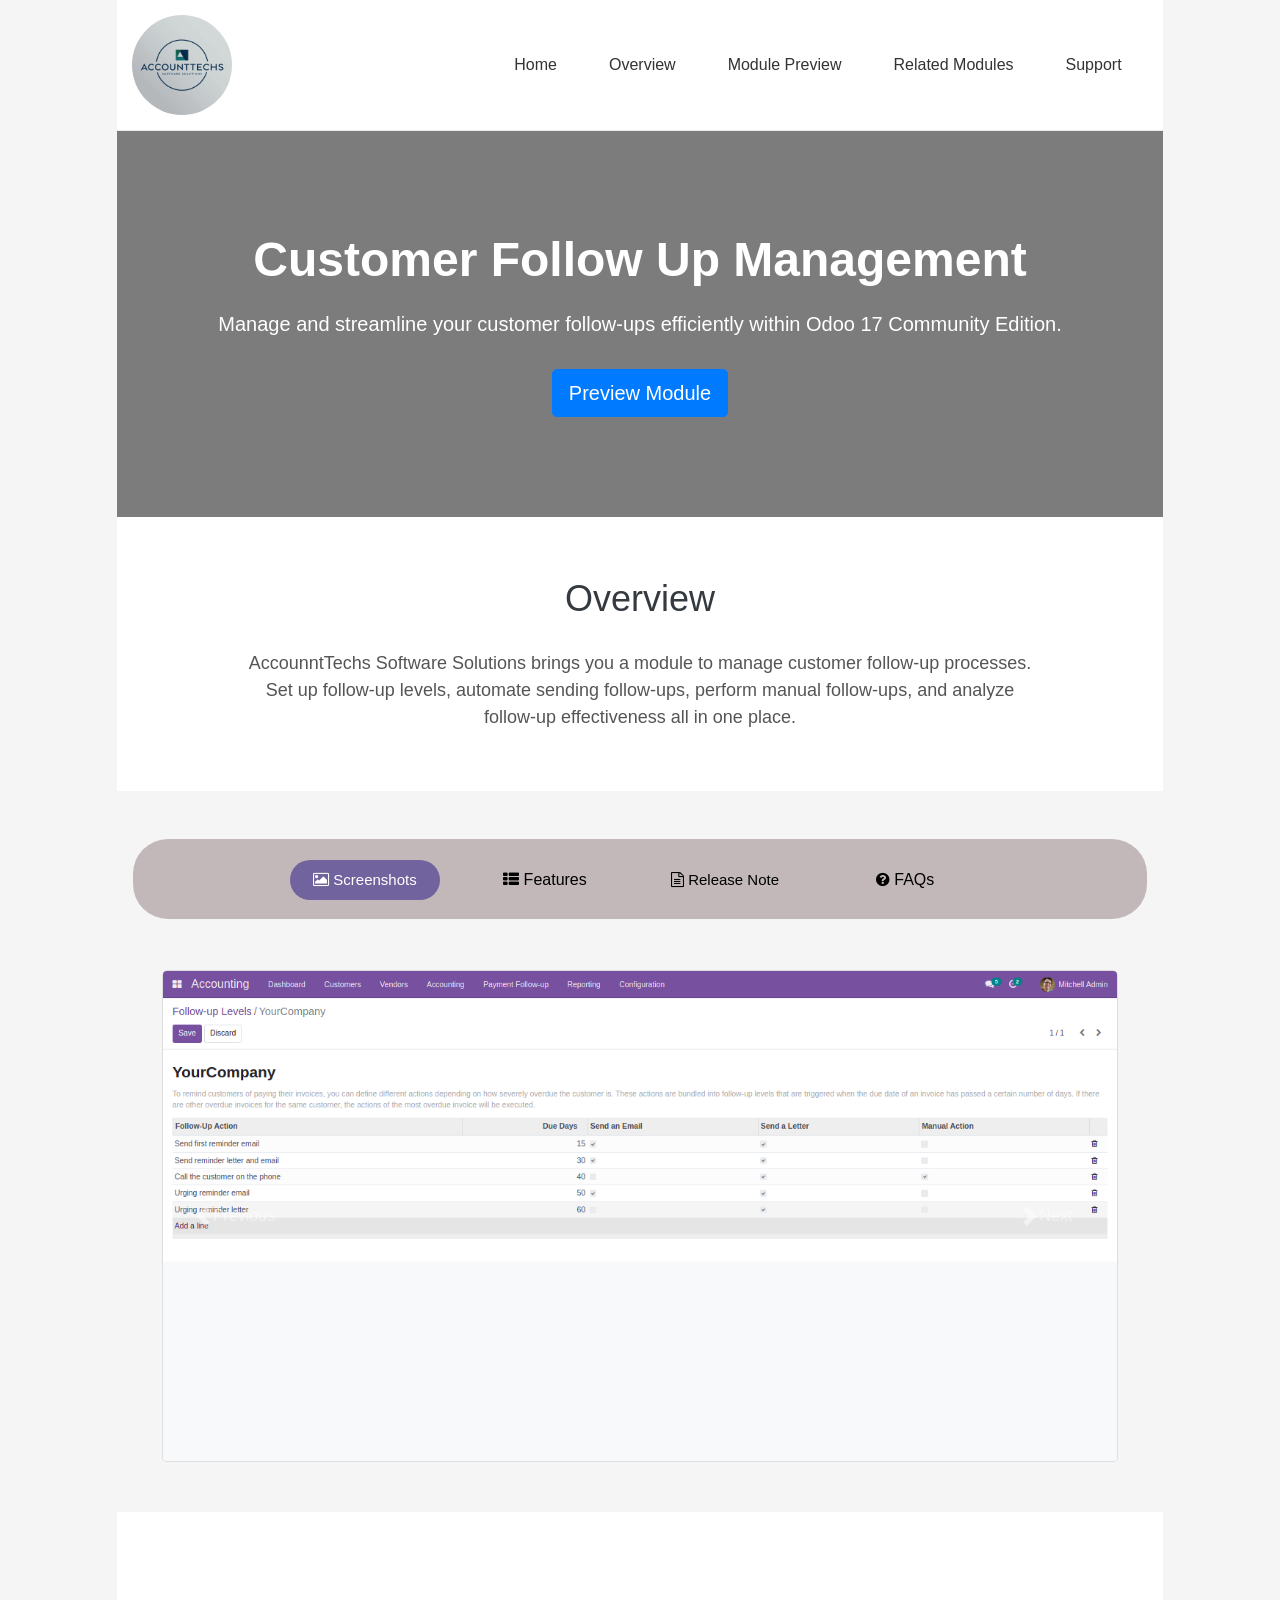
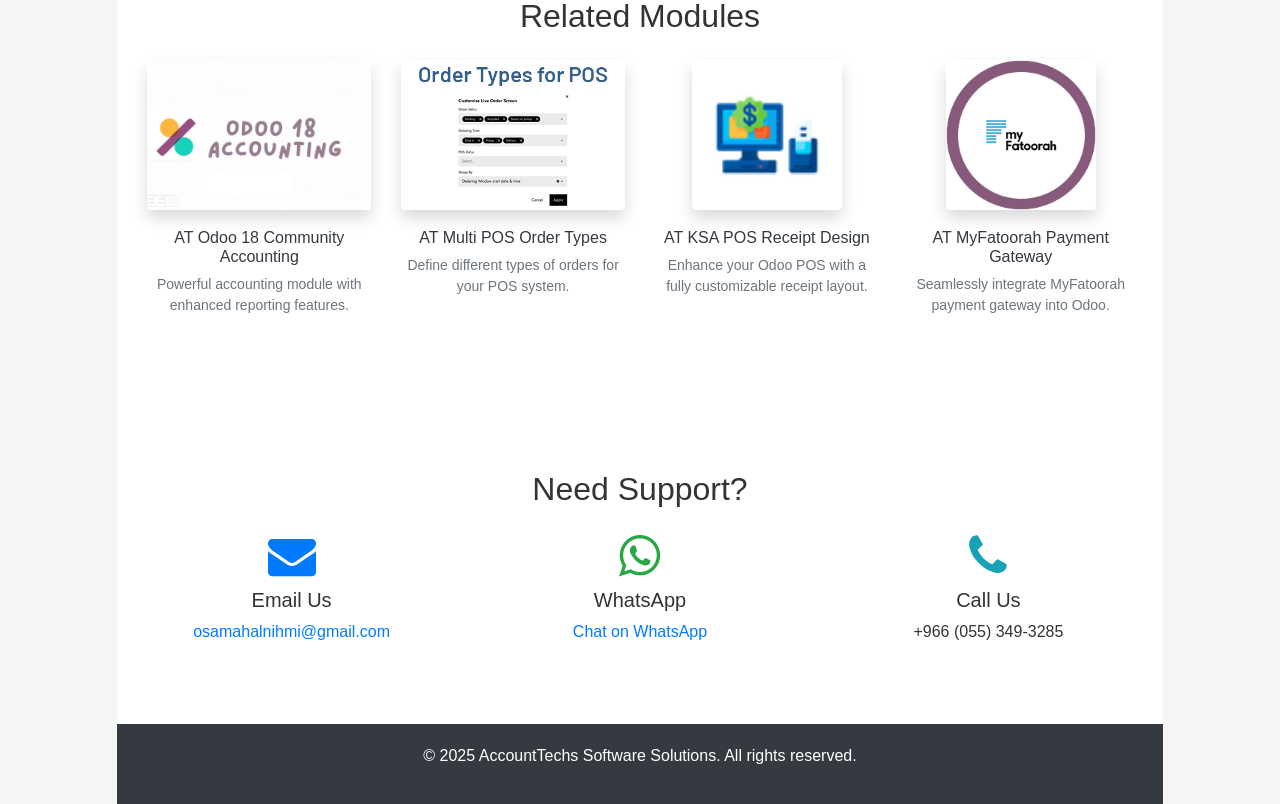
<file: at_account_followup/static/description/index.html>
<!DOCTYPE html>
<html lang="en">
<head>
  <meta charset="UTF-8" />
  <meta name="viewport" content="width=device-width, initial-scale=1">
  <title>AccountTechs Software Solutions - Module Preview</title>
  <!-- Bootstrap CSS -->
  <link rel="stylesheet"
        href="https://cdn.jsdelivr.net/npm/bootstrap@4.6.2/dist/css/bootstrap.min.css"
        integrity="sha384-xOolHFLEh07PJGoPkLv1IbcEPTNtaed2xpHsD9ESMhqIYd0nLMwNLD69Npy4HI+N"
        crossorigin="anonymous">
  <!-- Font Awesome -->
  <link rel="stylesheet"
        href="https://maxcdn.bootstrapcdn.com/font-awesome/4.5.0/css/font-awesome.min.css">
  <style>
    /* Styling for related modules */
    .module-item img {
      max-width: 100%;
      height: 150px;
      object-fit: cover;
      border-radius: 8px;
      transition: transform 0.2s ease-in-out;
    }
    .module-item img:hover {
      transform: scale(1.05);
    }
    .module-item h5 {
      font-size: 16px;
      margin-top: 10px;
      color: #343a40;
    }
    .module-item p {
      font-size: 14px;
      color: #666;
    }
  </style>
  <style>
    /* General Styles */
    body {
      font-family: 'Arial', sans-serif;
      background-color: #f5f5f5;
      color: #333;
    }
    a { color: #007bff; }

    /* Header */
    header {
      background-color: #fff;
      border-bottom: 1px solid #eaeaea;
      padding: 15px 0;
    }
    header .logo img {
      height: 100px;
      border-radius: 50%;
    }
    header nav .nav-link {
      color: #333;
      font-weight: 500;
      margin: 0 10px;
    }
    header nav .nav-link:hover {
      color: #007bff;
    }

    /* Hero Section */
    .hero {
      background-color: #7c7c7c;
      padding: 100px 0;
      text-align: center;
      color: #fff;
    }
    .hero h1 {
      font-size: 48px;
      font-weight: 700;
      margin-bottom: 20px;
    }
    .hero p {
      font-size: 20px;
      margin-bottom: 30px;
    }

    /* Overview Section */
    .overview {
      background-color: #fff;
      padding: 60px 0;
      text-align: center;
    }
    .overview h2 {
      font-size: 36px;
      margin-bottom: 30px;
      color: #343a40;
    }
    .overview p {
      font-size: 18px;
      max-width: 800px;
      margin: 0 auto;
      color: #555;
    }

    /* Module Preview Tabs */
    .preview-tabs {
      background-color: #fff;
      padding: 60px 15px;
      margin-bottom: 30px;
      border-top: 3px solid #b7bbbe;
    }
    .nav-tabs .nav-item.show .nav-link, .nav-tabs .nav-link.active {
      background-color: #71639e;
      color: #fff !important;
    }
    .tab-content {
      padding: 30px 15px;
    }
    /* Carousel adjustments */
    .carousel-item img {
      width: 100%;
      height: auto;
      border: 1px solid #ddd;
      border-radius: 5px;
    }

    /* Related Modules */
    .related-modules {
      padding: 60px 15px;
      background-color: #fff;
    }
    .related-modules h3 {
      margin-bottom: 30px;
      text-align: center;
      color: #343a40;
    }
    .related-modules .module-item {
      text-align: center;
      margin-bottom: 30px;
    }
    .related-modules .module-item img {
      max-width: 100%;
      border-radius: 5px;
      margin-bottom: 10px;
    }

    /* Footer */
    footer {
      background-color: #343a40;
      color: #fff;
      padding: 20px 15px;
      text-align: center;
    }
  </style>

  <!-- Bootstrap & jQuery Scripts -->
  <script src="https://cdn.jsdelivr.net/npm/jquery@3.5.1/dist/jquery.slim.min.js"
          integrity="sha384-DfXdz2htPH0lsSSs5nCTpuj/zy4C+OGpamoFVy38MVBnE+IbbVYUew+OrCXaRkfj"
          crossorigin="anonymous"></script>
  <script src="https://cdn.jsdelivr.net/npm/bootstrap@4.6.2/dist/js/bootstrap.bundle.min.js"
          integrity="sha384-Fy6S3B9q64WdZWQUiU+q4/2Lc9npb8tCaSX9FK7E8HnRr0Jz8D6OP9dO5Vg3Q9ct"
          crossorigin="anonymous"></script>
</head>
<body style="font-family: 'Arial', sans-serif;background-color: #f5f5f5;color: #333;">
  <div class="container" style="width:84vw;margin:auto;">
    <!-- HEADER -->
    <header style="background-color: #fff;border-bottom: 1px solid #eaeaea;padding: 15px 0;">
      <div class="container d-flex justify-content-between align-items-center">
        <div class="logo">
          <a href="#"><img src="AccountTechs.jpg" alt="AccountTechs Software Solutions Logo" style="height: 100px;border-radius: 50%;"></a>
        </div>
        <nav>
          <ul class="nav">
            <li class="nav-item"><a class="nav-link" href="#hero" style="color: #333;font-weight: 500;margin: 0 10px;">Home</a></li>
            <li class="nav-item"><a class="nav-link" href="#overview" style="color: #333;font-weight: 500;margin: 0 10px;">Overview</a></li>
            <li class="nav-item"><a class="nav-link" href="#preview" style="color: #333;font-weight: 500;margin: 0 10px;">Module Preview</a></li>
            <li class="nav-item"><a class="nav-link" href="#related" style="color: #333;font-weight: 500;margin: 0 10px;">Related Modules</a></li>
            <li class="nav-item"><a class="nav-link" href="#contact" style="color: #333;font-weight: 500;margin: 0 10px;">Support</a></li>
          </ul>
        </nav>
      </div>
    </header>

    <!-- HERO SECTION -->
    <section id="hero" class="hero" style="background-color: #7c7c7c;padding: 100px 0;text-align: center;color: #fff;">
      <div class="container">
        <h1 style="font-size: 48px;font-weight: 700;margin-bottom: 20px;color:white;">
          Customer Follow Up Management
        </h1>
        <p style="font-size: 20px;margin-bottom: 30px;">
          Manage and streamline your customer follow-ups efficiently within Odoo 17 Community Edition.
        </p>
        <a href="#preview" class="btn btn-primary btn-lg">Preview Module</a>
      </div>
    </section>

    <!-- OVERVIEW SECTION -->
    <section id="overview" class="overview" style="background-color: #fff;padding: 60px 0;text-align: center;">
      <div class="container">
        <h2 style="font-size: 36px;margin-bottom: 30px;color: #343a40;">Overview</h2>
        <p>
          AccounntTechs Software Solutions brings you a module to manage customer follow-up processes. Set up follow-up levels, automate sending follow-ups, perform manual follow-ups, and analyze follow-up effectiveness all in one place.
        </p>
      </div>
    </section>

    <!-- MODULE PREVIEW TABS -->
    <section id="preview" class="container mt-5 bg-transparent" style="text-align: center; margin-bottom:20px;">
      <div class="tabs-container" style="width: 100%; border-radius: 50px; padding: 0.6px; margin-bottom: 20px;">
        <ul role="tablist" class="nav nav-tabs justify-content-center" data-tabs="tabs" style="border: none; padding: 5px; border-radius: 35px; margin: 0 auto; background-color: #c2b8ba; align-items: center; height: 80px;">
          <!-- Screenshots Tab (Active) -->
          <li class="nav-item" style="border-radius: 10px; background-color: transparent; margin-right: 10px; padding: 1%; border-bottom: 0">
            <a href="#screenshots_tab" data-bs-toggle="tab" aria-expanded="true" class="nav-link active" style="width: 150px; font-size: 15px; border-radius: 25px; color: #000; border: 1px solid transparent;">
              <i class="fa fa-image"></i> Screenshots
            </a>
          </li>
          <!-- Features Tab -->
          <li class="nav-item" style="border-radius: 10px; background-color: transparent; margin-right: 10px; padding: 1%; border-bottom: 0">
            <a href="#feature_tab" data-bs-toggle="tab" aria-expanded="false" class="nav-link" style="width: 150px; font-size: 16px; border-radius: 25px; color: #000; border: 1px solid transparent;">
              <i class="fa fa-th-list"></i> Features
            </a>
          </li>
          <!-- Release Note Tab -->
          <li class="nav-item" style="border-radius: 10px; background-color: transparent; margin-right: 10px; padding: 1%; border-bottom: 0">
            <a href="#release_note_tab" data-bs-toggle="tab" aria-expanded="false" class="nav-link" style="width: 150px; font-size: 15px; border-radius: 25px; color: #000; border: 1px solid transparent;">
              <i class="fa fa-file-text-o"></i> Release Note
            </a>
          </li>
          <!-- FAQs Tab -->
          <li class="nav-item" style="border-radius: 10px; background-color: transparent; margin-right: 10px; padding: 1%; border-bottom: 0">
            <a href="#faq_tab" data-bs-toggle="tab" aria-expanded="false" class="nav-link" style="width: 150px; font-size: 16px; border-radius: 25px; color: #000; border: 1px solid transparent;">
              <i class="fa fa-question-circle"></i> FAQs
            </a>
          </li>
        </ul>
      </div>

      <div class="tab-content">
        <!-- Screenshots Tab Content (Active) -->
        <div id="screenshots_tab" class="container tab-pane fade show active" style="text-align: center;">
          <div id="screenshotsCarousel" class="carousel slide" data-bs-ride="carousel" data-bs-interval="5000">
            <div class="carousel-inner">
              <div class="carousel-item active">
                <img src="follow_up_level.png" alt="Follow-Up Levels" class="d-block mx-auto" style="max-width: 100%;">
              </div>
              <div class="carousel-item">
                <img src="followup.png" alt="Send Follow-Ups" class="d-block mx-auto" style="max-width: 100%;">
              </div>
              <div class="carousel-item">
                <img src="manual_followup.png" alt="Manual Follow-Ups" class="d-block mx-auto" style="max-width: 100%;">
              </div>
              <div class="carousel-item">
                <img src="follow_up_analysis.png" alt="Follow-ups Analysis" class="d-block mx-auto" style="max-width: 100%;">
              </div>
            </div>
            <!-- Carousel Controls -->
            <a class="carousel-control-prev" href="#screenshotsCarousel" role="button" data-bs-slide="prev">
              <span class="carousel-control-prev-icon" aria-hidden="true"></span>
              <span class="visually-hidden">Previous</span>
            </a>
            <a class="carousel-control-next" href="#screenshotsCarousel" role="button" data-bs-slide="next">
              <span class="carousel-control-next-icon" aria-hidden="true"></span>
              <span class="visually-hidden">Next</span>
            </a>
          </div>
        </div>

        <!-- Features Tab Content -->
        <div class="tab-pane fade" id="feature_tab" role="tabpanel" aria-labelledby="features-tab">
          <ul class="list-unstyled">
            <li class="mb-3"><i class="fa fa-check text-success"></i> Configure follow-up levels.</li>
            <li class="mb-3"><i class="fa fa-check text-success"></i> Automate sending follow-ups.</li>
            <li class="mb-3"><i class="fa fa-check text-success"></i> Execute manual follow-ups.</li>
            <li class="mb-3"><i class="fa fa-check text-success"></i> Analyze follow-up performance.</li>
          </ul>
        </div>

        <!-- Release Note Tab Content -->
        <div class="tab-pane fade" id="release_note_tab" role="tabpanel" aria-labelledby="release-tab">
          <div class="list-group">
            <div class="list-group-item">
              <strong>Version 17.0.2.0.4</strong> <span class="text-muted">- Updated on: [Insert Date]</span>
            </div>
          </div>
        </div>

        <!-- FAQs Tab Content -->
        <div class="tab-pane fade" id="faq_tab" role="tabpanel" aria-labelledby="faqs-tab">
          <div class="accordion" id="faqAccordion">
            <!-- Add FAQ items here as needed -->
          </div>
        </div>
      </div>
    </section>

    <!-- RELATED MODULES SECTION -->
    <section id="related" class="related-modules">
      <div class="container">
        <h2 class="text-center mb-4" style="margin:25px auto;">Related Modules</h2>
        <div class="row" id="module-container">
          <div class="col-md-3 module-item">
            <a href="https://apps.odoo.com/apps/modules/18.0/at_account_accountant" target="_blank" class="d-block text-center">
              <img src="assets/modules/account_accountant.gif" alt="Odoo Accounting" class="img-fluid rounded shadow"
                   onerror="this.onerror=null; this.src='https://via.placeholder.com/150';">
              <h5 class="mt-2">AT Odoo 18 Community Accounting</h5>
              <p class="small text-muted">Powerful accounting module with enhanced reporting features.</p>
            </a>
          </div>
          <div class="col-md-3 module-item">
            <a href="https://apps.odoo.com/apps/modules/18.0/at_pos_order_types" target="_blank" class="d-block text-center">
              <img src="assets/modules/pos_order_types.gif" alt="POS Order Types" class="img-fluid rounded shadow"
                   onerror="this.onerror=null; this.src='https://via.placeholder.com/150';">
              <h5 class="mt-2">AT Multi POS Order Types</h5>
              <p class="small text-muted">Define different types of orders for your POS system.</p>
            </a>
          </div>
          <div class="col-md-3 module-item">
            <a href="https://apps.odoo.com/apps/modules/18.0/at_custom_pos_receipt" target="_blank" class="d-block text-center">
              <img src="assets/modules/custom_pos_receipt.png" alt="Custom POS Receipt" class="img-fluid rounded shadow"
                   onerror="this.onerror=null; this.src='https://via.placeholder.com/150';">
              <h5 class="mt-2">AT KSA POS Receipt Design</h5>
              <p class="small text-muted">Enhance your Odoo POS with a fully customizable receipt layout.</p>
            </a>
          </div>
          <div class="col-md-3 module-item">
            <a href="https://apps.odoo.com/apps/modules/18.0/at_myfatoorah_payment_gateway" target="_blank" class="d-block text-center">
              <img src="assets/modules/myfatoorah.png" alt="MyFatoorah Payment Gateway" class="img-fluid rounded shadow"
                   onerror="this.onerror=null; this.src='https://via.placeholder.com/150';">
              <h5 class="mt-2">AT MyFatoorah Payment Gateway</h5>
              <p class="small text-muted">Seamlessly integrate MyFatoorah payment gateway into Odoo.</p>
            </a>
          </div>
        </div>
      </div>
    </section>

    <!-- SUPPORT / CONTACT SECTION -->
    <section id="contact" class="py-5" style="background-color: #fff;">
      <div class="container">
        <h2 class="text-center mb-4">Need Support?</h2>
        <div class="row">
          <div class="col-md-4 text-center mb-3">
            <i class="fa fa-envelope fa-3x text-primary"></i>
            <h5 class="mt-2">Email Us</h5>
            <p><a href="mailto:osamahalnihmi@gmail.com">osamahalnihmi@gmail.com</a></p>
          </div>
          <div class="col-md-4 text-center mb-3">
            <i class="fa fa-whatsapp fa-3x text-success"></i>
            <h5 class="mt-2">WhatsApp</h5>
            <p><a href="https://wa.me/966553493285" target="_blank">Chat on WhatsApp</a></p>
          </div>
          <div class="col-md-4 text-center mb-3">
            <i class="fa fa-phone fa-3x text-info"></i>
            <h5 class="mt-2">Call Us</h5>
            <p>+966 (055) 349-3285</p>
          </div>
        </div>
      </div>
    </section>

    <!-- FOOTER -->
    <footer style="background-color: #343a40;color: #fff;padding: 20px 15px;text-align: center;">
      <div class="container">
        <p>&copy; 2025 AccountTechs Software Solutions. All rights reserved.</p>
      </div>
    </footer>
  </div>
</body>
</html>
</file>
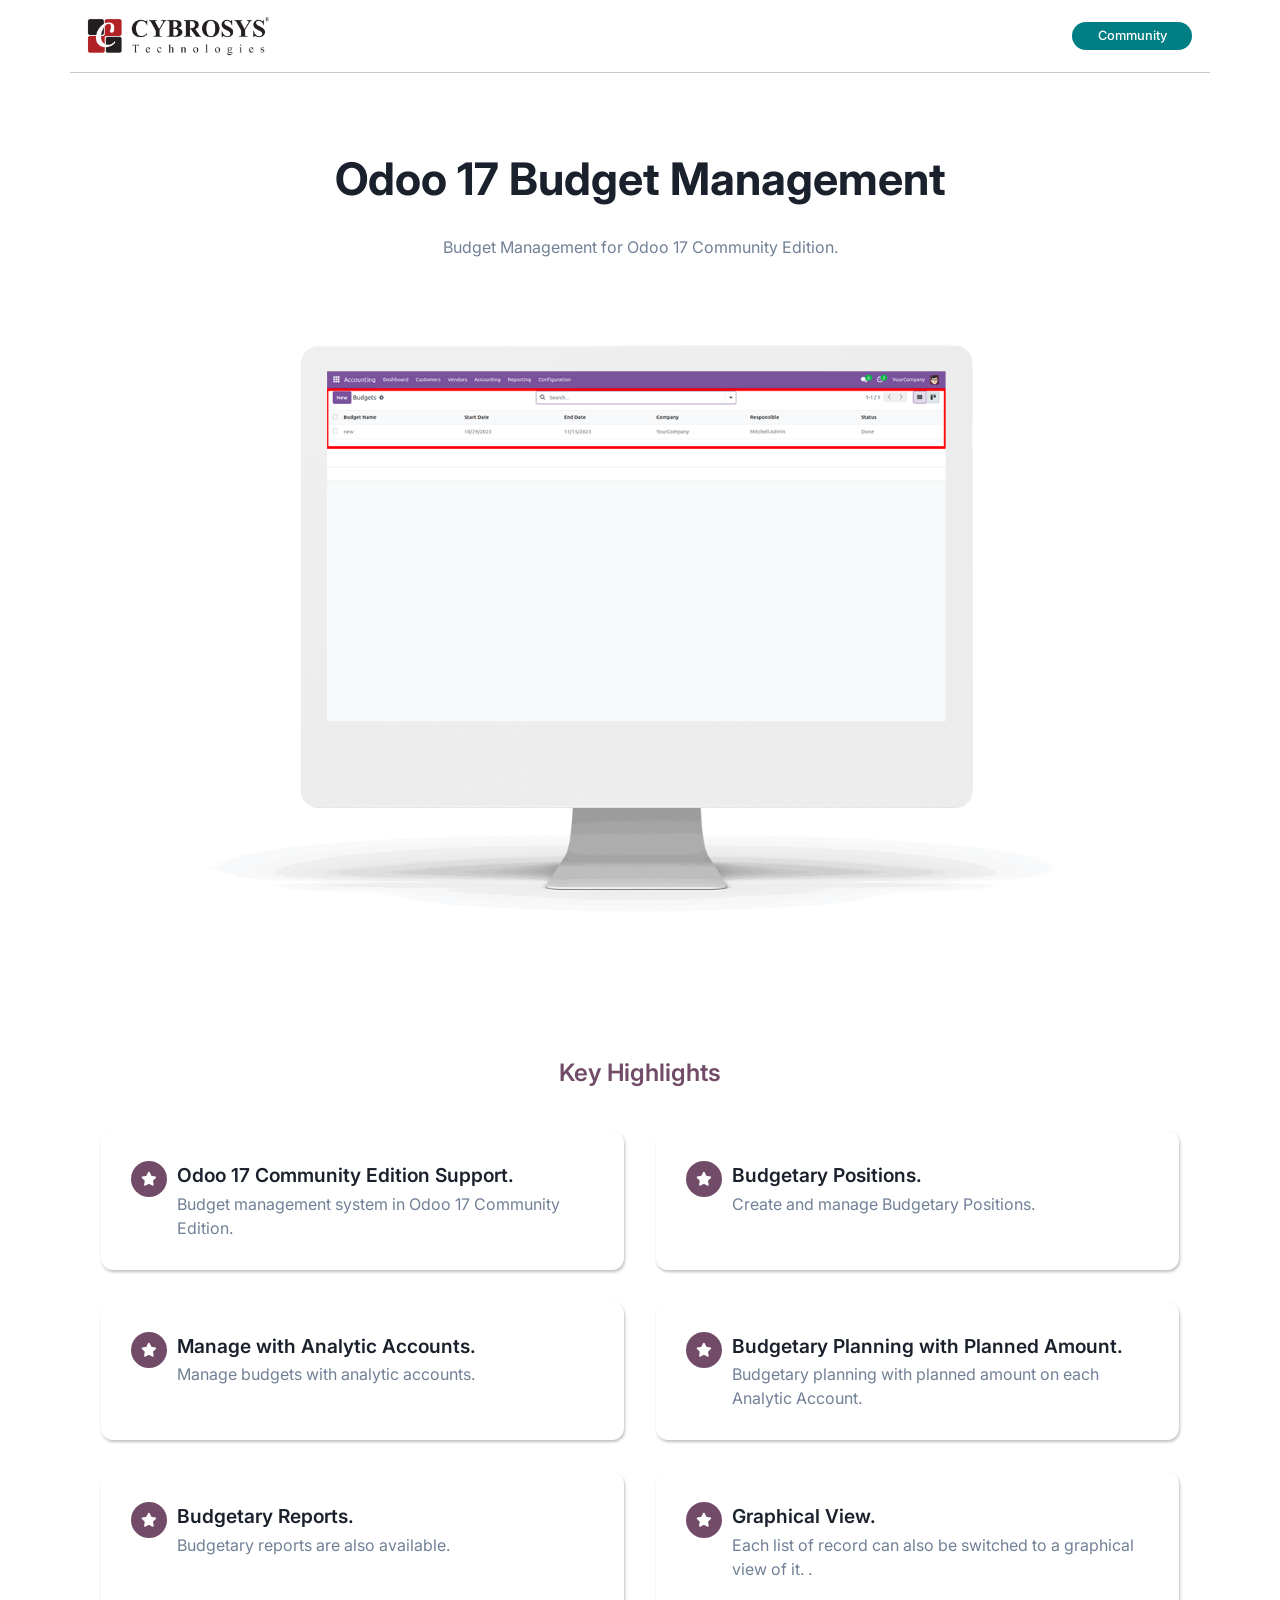
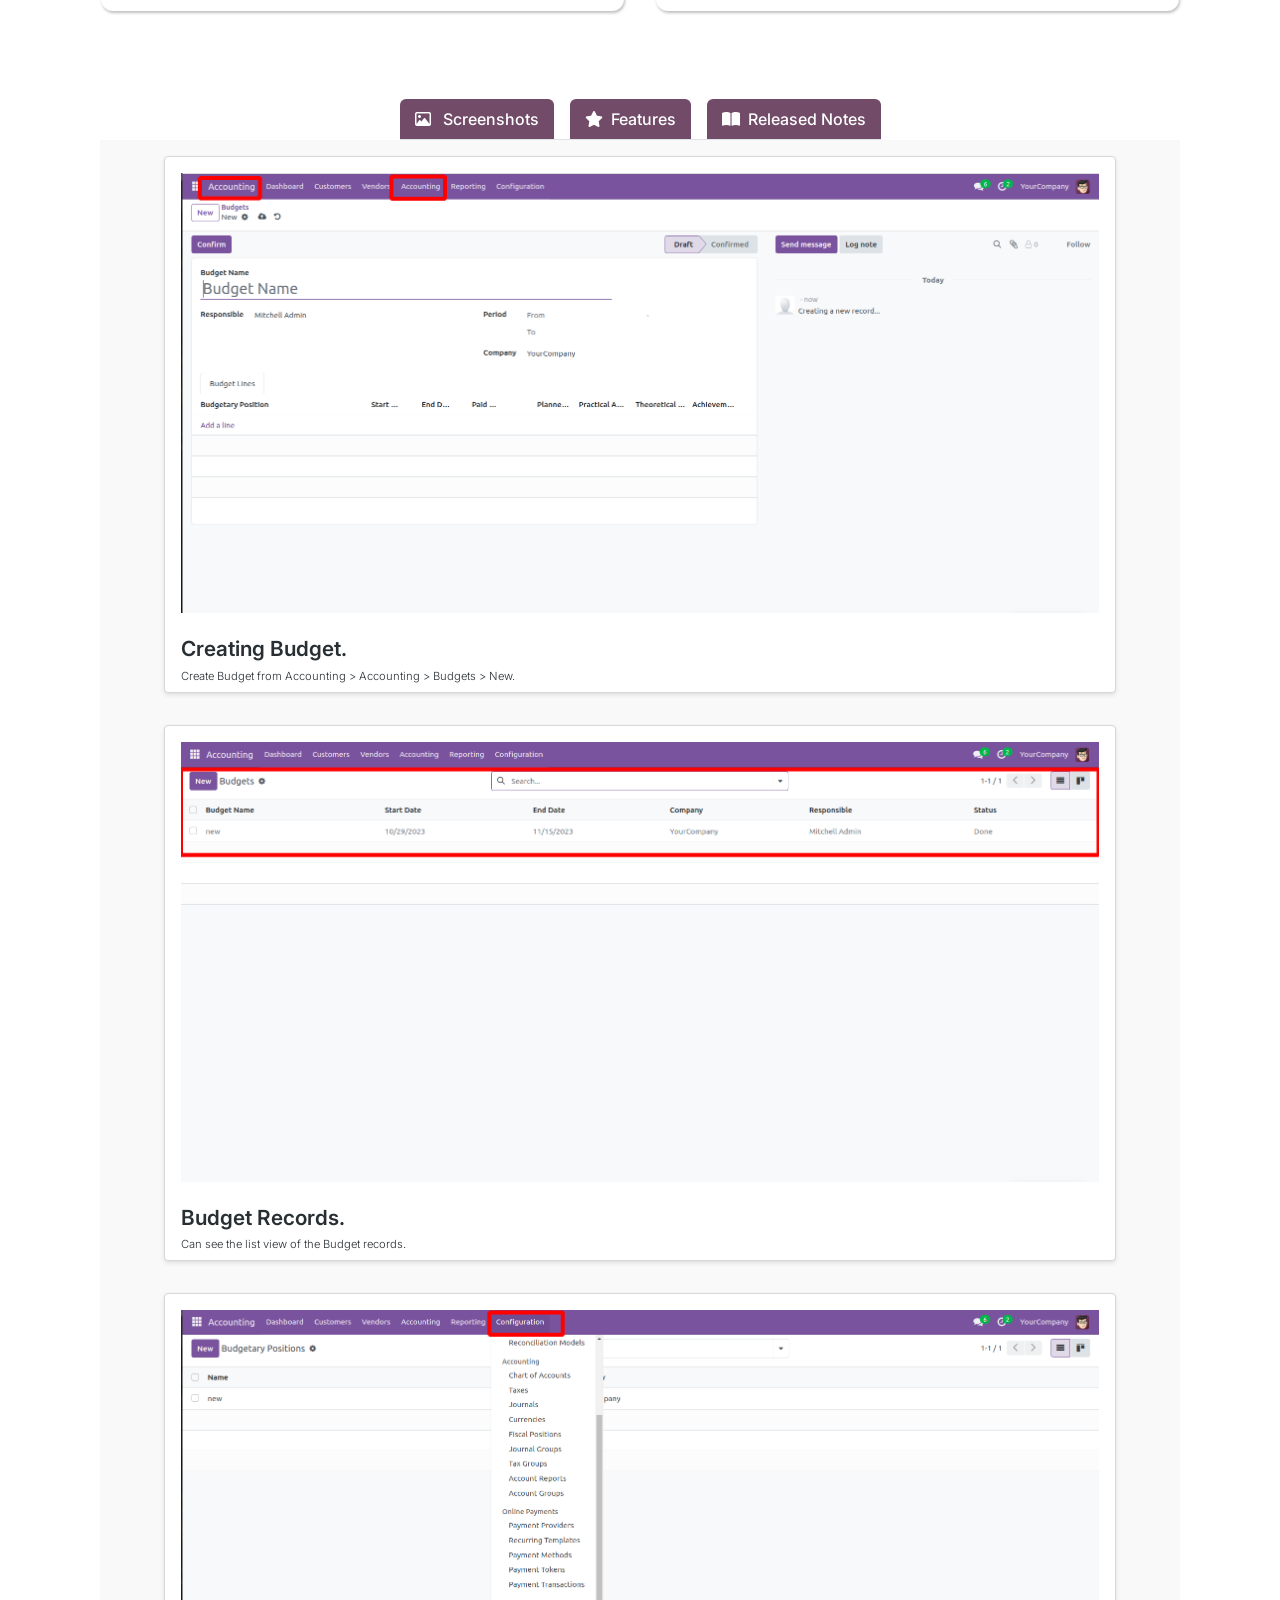
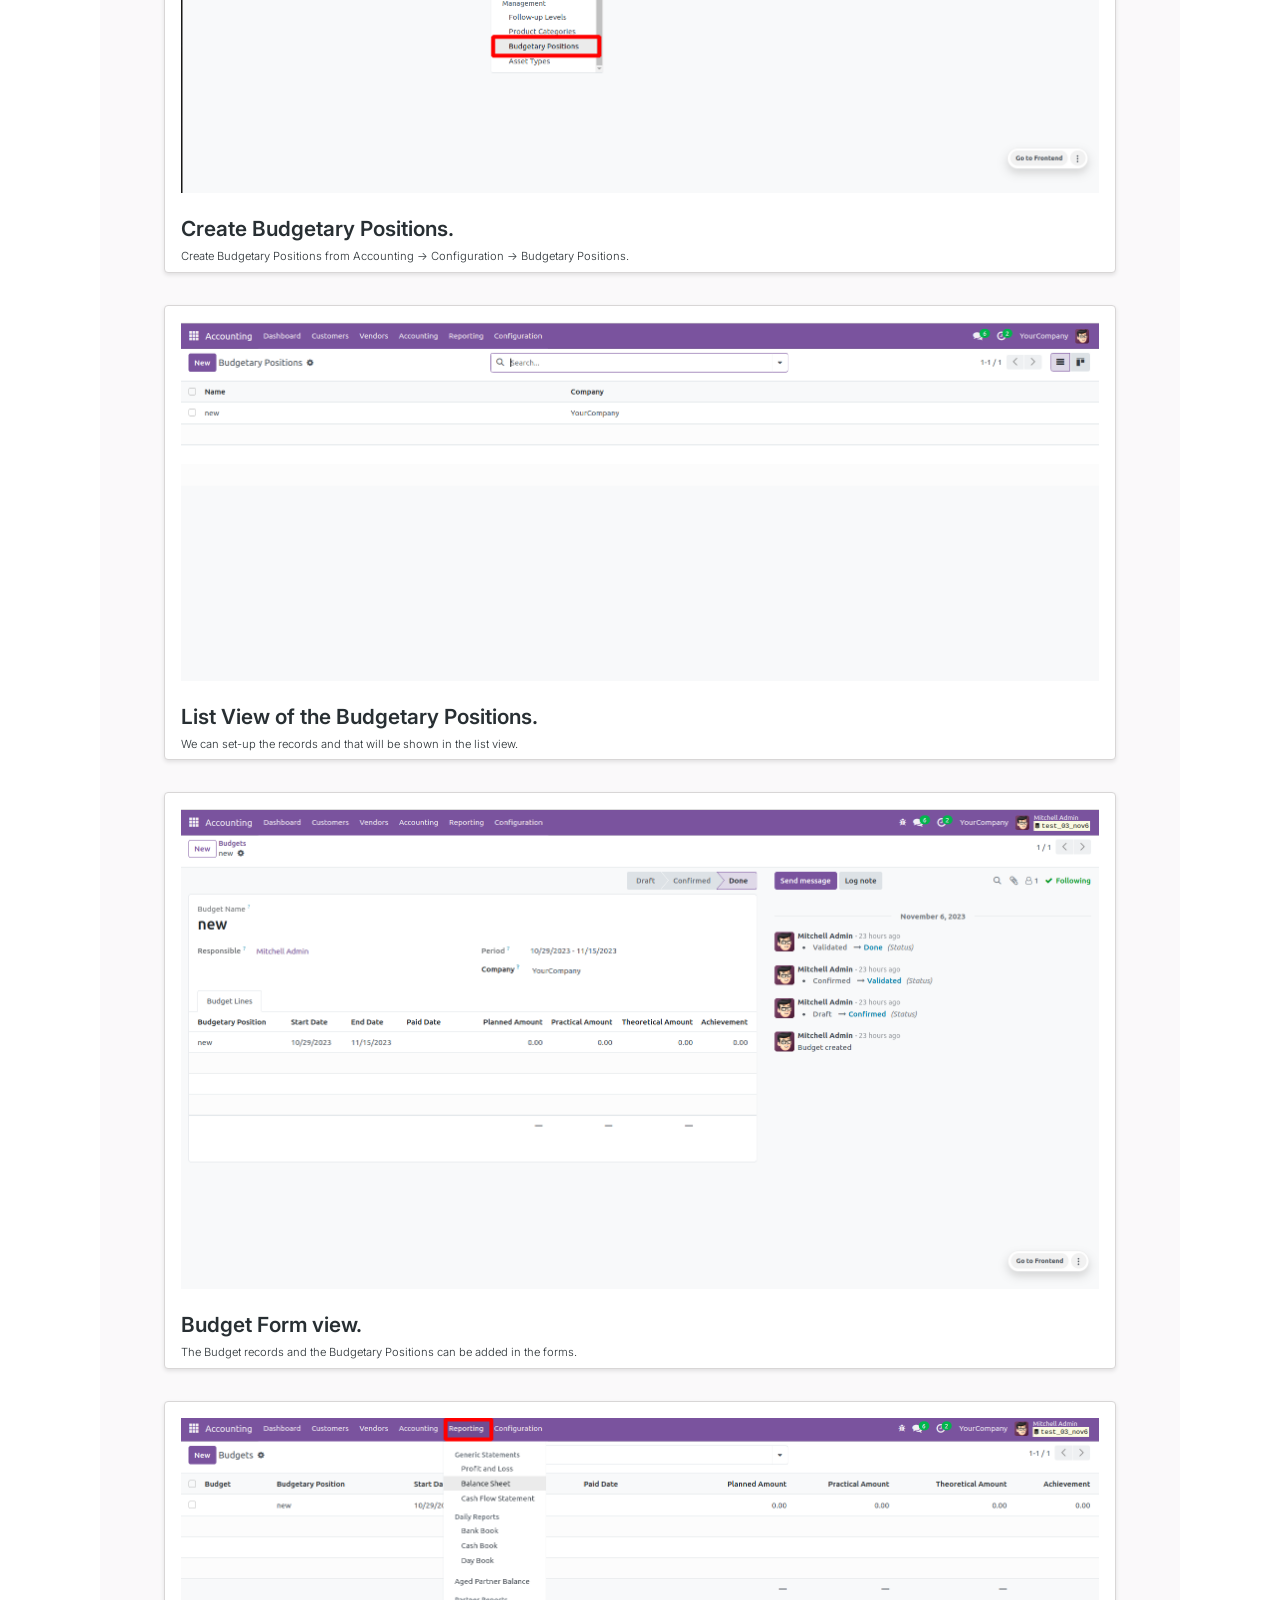
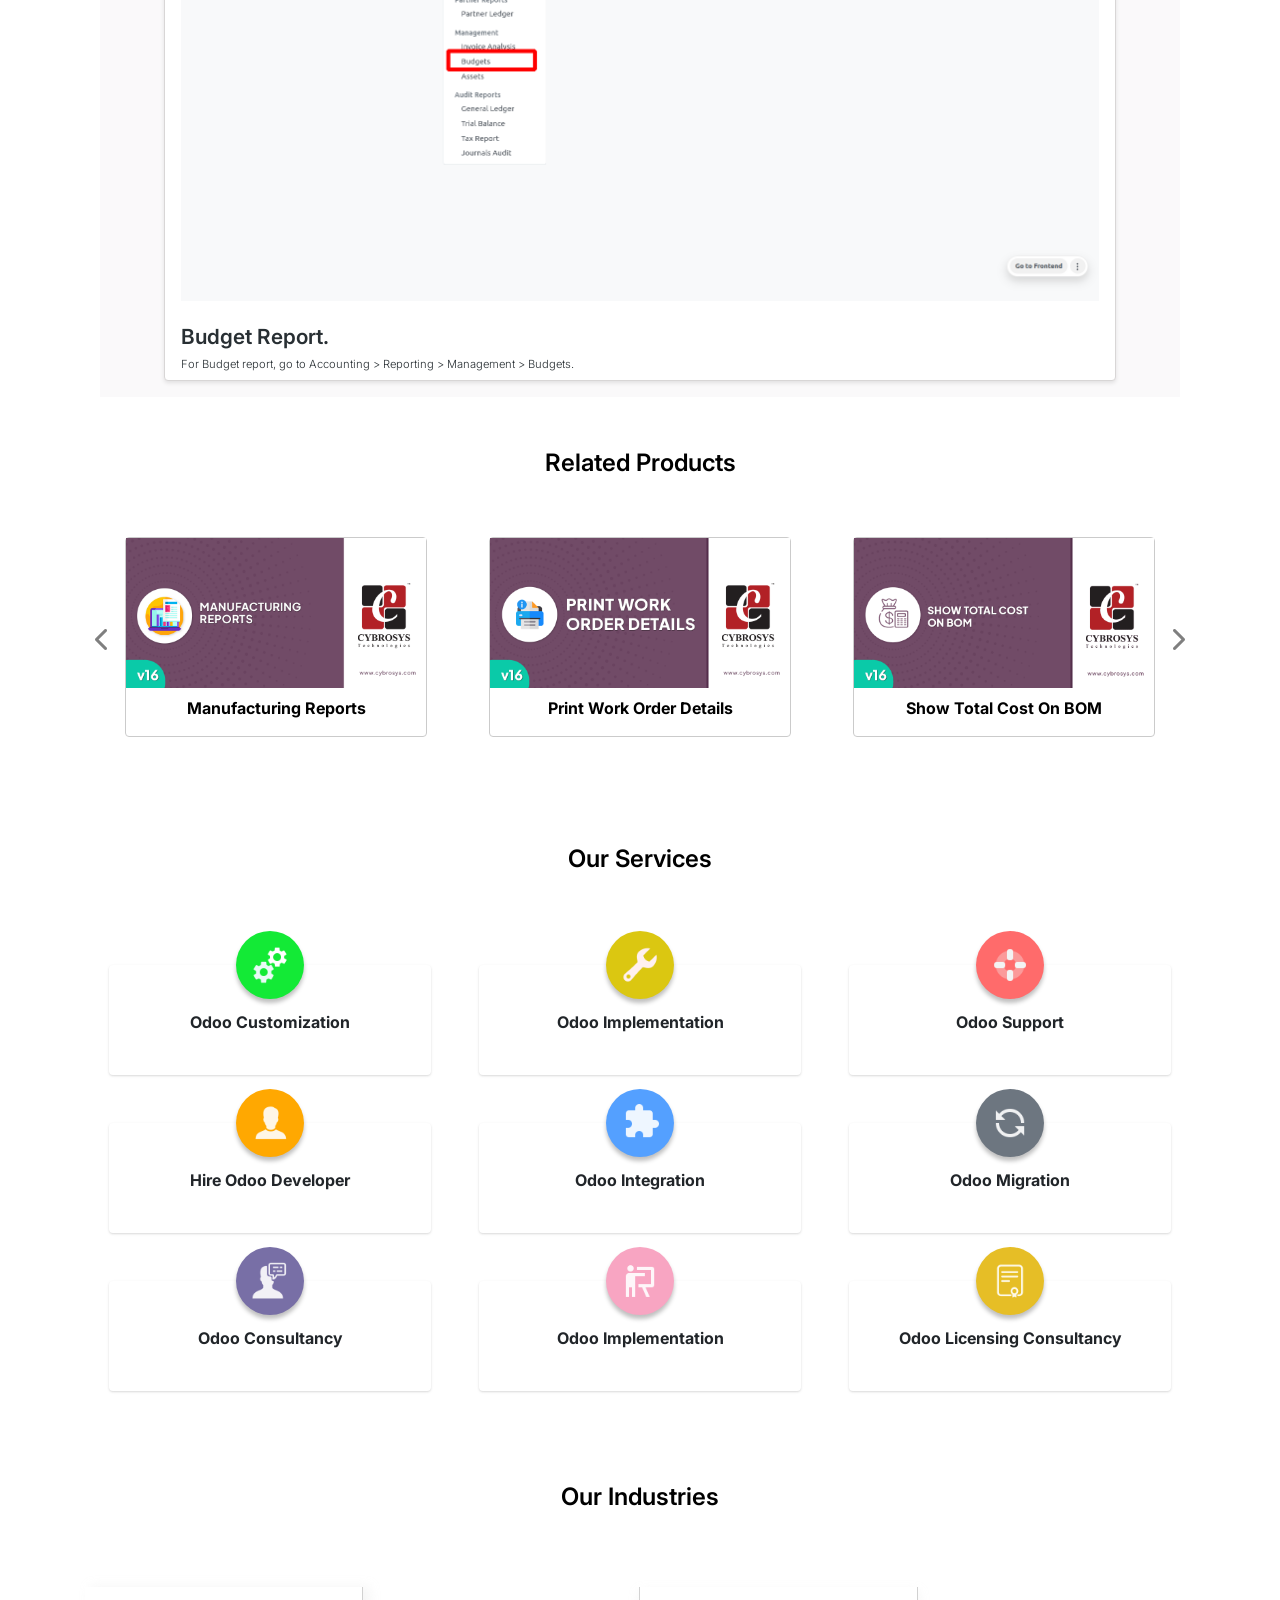
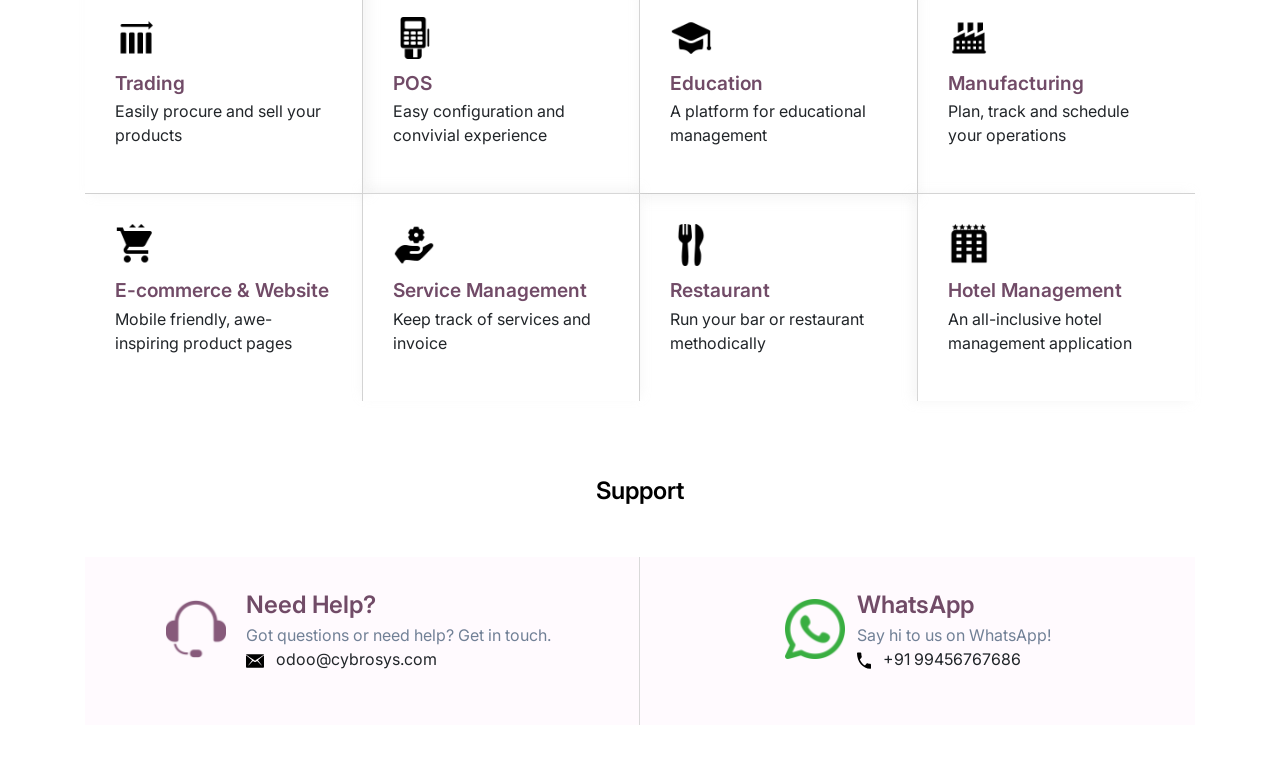
<file: base_account_budget/static/description/index.html>
<!DOCTYPE html>
<html lang="en">

<head>
    <meta charset="UTF-8">
    <meta name="viewport" content="width=device-width, initial-scale=1.0">
    <title>Odoo 17 Budget Management</title>
    <!-- Bootstrap CSS -->
    <link rel="stylesheet" href="https://cdn.jsdelivr.net/npm/bootstrap@4.0.0/dist/css/bootstrap.min.css"
        integrity="sha384-Gn5384xqQ1aoWXA+058RXPxPg6fy4IWvTNh0E263XmFcJlSAwiGgFAW/dAiS6JXm" crossorigin="anonymous">
    <link rel="stylesheet" href="https://cdnjs.cloudflare.com/ajax/libs/font-awesome/6.2.1/css/all.min.css">
    <link rel="preconnect" href="https://fonts.googleapis.com">
    <link rel="preconnect" href="https://fonts.gstatic.com" crossorigin>
    <link href="https://fonts.googleapis.com/css2?family=Inter:wght@400;500;600;700;800&display=swap" rel="stylesheet">
</head>
<body>
    <section>
        <div class="container" style="font-family: 'Inter', sans-serif !important;background-color: #fff !important;">
            <div class="row">
                <div class="col-sm-12 col-md-12 col-lg-12 d-flex justify-content-between flex-wrap align-items-sm-center"
                    style="border-bottom:1px solid rgba(0, 0, 0, 0.22)">
                    <div class="my-3">
                        <img src="assets/misc/Cybrosys R.png" style="width:auto !important; height:40px !important">
                    </div>
                    <div class="my-3 d-flex align-items-center">
                        <div class="text-center"
                            style="background-color:#017E84 !important;font-size: 0.8rem !important; color:#fff !important; font-weight:500 !important; padding:4px !important; margin:0 3px !important; border-radius:50px !important; min-width: 120px !important;">
                            Community
                        </div>
                    </div>
                </div>
            </div>
            <div class="row">
                <div class="col-sm-12 col-md-12 col-lg-12 text-center d-flex align-items-center flex-column"
                    style="margin: 80px 0px !important;">
                    <h1 style="font-size: 2.8rem;font-weight: 700; color: 
                    #1A202C;">
                        Odoo 17 Budget Management</h1>
                    <p class="my-3 mb-4"
                        style="max-width: 80%; font-weight: 400 !important; line-height: 32px; color: #718096;">
                        Budget Management for Odoo 17 Community Edition.
                    </p>
                    <div style="width: 80%; margin-top: 3rem;">
                        <img src="assets/screenshots/hero.gif" class="img-responsive" width="100%" height="auto">
                    </div>
                </div>
            </div>
            <div class="container mt-5 mb-5">
                <div class="col-lg-12 d-flex flex-column justify-content-center align-items-center mt-4">
                    <p class="m-0" style="font-weight: 600; font-size: 24px; color:#714b67 !important">Key Highlights
                    </p>
                </div>
                <div class="row py-4">
                    <div class="col-md-6 col-sm-12 p-3">
                        <div class="d-flex   h-100" style="padding: 30px;border-radius: 12px;
                                    background: #FFF;
                                    box-shadow: 1px 2px 3px 0px rgba(0, 0, 0, 0.25); ">
                            <div style="width: 36px; height: 36px; border-radius: 50%; background: #714B67;
                                    display: flex; justify-content: center; align-items: center;
                                    margin-right: 10px; flex-shrink: 0;">
                                <i class="fa-solid fa-star  " style="color: #fff;font-size:14px;"></i>
                            </div>
                            <div>
                                <p style="color: #1A202C;font-weight: 600; 
                                      font-size: 1.2rem; margin-bottom: 2px;">Odoo 17 Community Edition Support.</p>
                                <p class="m-0" style="color:#718096">Budget management system in Odoo 17 Community Edition.
                                </p>
                            </div>
                        </div>
                    </div>
                    <div class="col-md-6 col-sm-12 p-3">
                        <div class="d-flex   h-100" style="padding: 30px;border-radius: 12px;
                                    background: #FFF;
                                    box-shadow: 1px 2px 3px 0px rgba(0, 0, 0, 0.25); ">
                            <div style="width: 36px; height: 36px; border-radius: 50%; background: #714B67;
                                    display: flex; justify-content: center; align-items: center;
                                    margin-right: 10px; flex-shrink: 0;">
                                <i class="fa-solid fa-star  " style="color: #fff;font-size:14px;"></i>
                            </div>
                            <div>
                                <p style="color: #1A202C;font-weight: 600; 
                                      font-size: 1.2rem; margin-bottom: 2px;">Budgetary Positions.</p>
                                <p class="m-0" style="color:#718096">Create and manage Budgetary Positions.
                                </p>
                            </div>
                        </div>
                    </div>
                    <div class="col-md-6 col-sm-12 p-3">
                        <div class="d-flex   h-100" style="padding: 30px;border-radius: 12px;
                                    background: #FFF;
                                    box-shadow: 1px 2px 3px 0px rgba(0, 0, 0, 0.25); ">
                            <div style="width: 36px; height: 36px; border-radius: 50%; background: #714B67;
                                    display: flex; justify-content: center; align-items: center;
                                    margin-right: 10px; flex-shrink: 0;">
                                <i class="fa-solid fa-star  " style="color: #fff;font-size:14px;"></i>
                            </div>
                            <div>
                                <p style="color: #1A202C;font-weight: 600; 
                                      font-size: 1.2rem; margin-bottom: 2px;">Manage with Analytic Accounts.</p>
                                <p class="m-0" style="color:#718096">Manage budgets with analytic accounts.
                                </p>
                            </div>
                        </div>
                    </div>
                    <div class="col-md-6 col-sm-12 p-3">
                        <div class="d-flex   h-100" style="padding: 30px;border-radius: 12px;
                                    background: #FFF;
                                    box-shadow: 1px 2px 3px 0px rgba(0, 0, 0, 0.25); ">
                            <div style="width: 36px; height: 36px; border-radius: 50%; background: #714B67;
                                    display: flex; justify-content: center; align-items: center;
                                    margin-right: 10px; flex-shrink: 0; ">
                                <i class="fa-solid fa-star  " style="color: #fff;font-size:14px;"></i>
                            </div>
                            <div>
                                <p style="color: #1A202C;font-weight: 600; 
                                      font-size: 1.2rem; margin-bottom: 2px;">Budgetary Planning with Planned Amount.</p>
                                <p class="m-0" style="color:#718096"> Budgetary planning with planned amount on each Analytic Account.
                                </p>
                            </div>
                        </div>
                    </div>
                    <div class="col-md-6 col-sm-12 p-3">
                        <div class="d-flex   h-100" style="padding: 30px;border-radius: 12px;
                                    background: #FFF;
                                    box-shadow: 1px 2px 3px 0px rgba(0, 0, 0, 0.25); ">
                            <div style="width: 36px; height: 36px; border-radius: 50%; background: #714B67;
                                    display: flex; justify-content: center; align-items: center;
                                    margin-right: 10px; flex-shrink: 0; ">
                                <i class="fa-solid fa-star  " style="color: #fff;font-size:14px;"></i>
                            </div>
                            <div>
                                <p style="color: #1A202C;font-weight: 600;
                                      font-size: 1.2rem; margin-bottom: 2px;">Budgetary Reports.</p>
                                <p class="m-0" style="color:#718096"> Budgetary reports are also available.
                                </p>
                            </div>
                        </div>
                    </div>
                    <div class="col-md-6 col-sm-12 p-3">
                        <div class="d-flex   h-100" style="padding: 30px;border-radius: 12px;
                                    background: #FFF;
                                    box-shadow: 1px 2px 3px 0px rgba(0, 0, 0, 0.25); ">
                            <div style="width: 36px; height: 36px; border-radius: 50%; background: #714B67;
                                    display: flex; justify-content: center; align-items: center;
                                    margin-right: 10px; flex-shrink: 0; ">
                                <i class="fa-solid fa-star  " style="color: #fff;font-size:14px;"></i>
                            </div>
                            <div>
                                <p style="color: #1A202C;font-weight: 600;
                                      font-size: 1.2rem; margin-bottom: 2px;">Graphical View.</p>
                                <p class="m-0" style="color:#718096"> Each list of record can also be switched to a graphical view of it. .
                                </p>
                            </div>
                        </div>
                    </div>
                </div>
            </div>
            <div class="container rounded" >
                <ul class="nav nav-tabs d-flex" style="width: fit-content;margin: 0 auto;gap: 1rem;">
                    <li class="col text-center py-2 text-nowrap "
                        style="color: #fff; background-color: #714B67;border-radius: 6px 6px 0px 0px;"><a
                            class="active show" data-toggle="tab" href="#tab1"
                            style="color: #fff;font-weight: 500; background-color: #714B67; text-decoration: none;">
                            <i class="fa-regular fa-image  pr-2" style="color: #fff;"></i>
                            Screenshots</a></li>
                    <li class="col text-center py-2 text-nowrap "
                        style="color: #fff; background-color: #714B67;border-radius: 6px 6px 0px 0px;"><a
                            data-toggle="tab" href="#tab2"
                            style="color: #fff;font-weight: 500;  text-decoration: none;"><i
                                class="fa-solid fa-star  pr-2" style="color: #fff;"></i>Features</a></li>
                    <li class="col text-center py-2 text-nowrap "
                        style="color: #fff; background-color: #714B67;border-radius: 6px 6px 0px 0px;"><a
                            data-toggle="tab" href="#tab3"
                            style="color: #fff;font-weight: 500; text-decoration: none; background-color: #714B67;"><i
                                class="fa-solid fa-book-open  pr-2" style="color: #fff;"></i>Released Notes</a></li>
                </ul>
                <div class="tab-content" style="background-color: rgba(121, 113, 119, 0.04);">
                    <div id="tab1" class="tab-pane fade in active show">
                        <div class="col-lg-12 py-2" style="padding: 1rem 4rem !important;">
                            <div
                                style="border: 1px solid #d8d6d6; border-radius: 4px; background: #fff; box-shadow: 0 2px 4px rgba(0, 0, 0, 0.1);">
                                <div class="row justify-content-center p-3 w-100 m-0">
                                    <img src="assets/screenshots/budget_1.png" class="img-responsive" width="100%" height="auto">
                                </div>
                                <div class="px-3">
                                    <h4 class="mt-2"
                                        style=" font-weight:600 !important; color:#282F33 !important; font-size:1.3rem !important">
                                        Creating Budget.</h4>
                                    <h6 class="mt-2"
                                        style=" font-weight:300 !important; color:#282F33 !important; font-size:0.7rem !important">
                                        Create Budget from Accounting > Accounting > Budgets > New.</h6>
                                </div>
                            </div>
                        </div>
                        <div class="col-lg-12 py-2" style="padding: 1rem 4rem !important;">
                            <div
                                style="border: 1px solid #d8d6d6; border-radius: 4px; background: #fff; box-shadow: 0 2px 4px rgba(0, 0, 0, 0.1);">
                                <div class="row justify-content-center p-3 w-100 m-0">
                                    <img src="assets/screenshots/budget_2.png" class="img-responsive" width="100%" height="auto">
                                </div>
                                <div class="px-3">
                                    <h4 class="mt-2"
                                        style=" font-weight:600 !important; color:#282F33 !important; font-size:1.3rem !important">
                                        Budget Records.</h4>
                                    <h6 class="mt-2"
                                        style=" font-weight:300 !important; color:#282F33 !important; font-size:0.7rem !important">
                                        Can see the list view of the Budget records.</h6>
                                </div>
                            </div>
                        </div>
                        <div class="col-lg-12 py-2" style="padding: 1rem 4rem !important;">
                            <div
                                style="border: 1px solid #d8d6d6; border-radius: 4px;  background: #fff; box-shadow: 0 2px 4px rgba(0, 0, 0, 0.1);">
                                <div class="row justify-content-center p-3 w-100 m-0">
                                    <img src="assets/screenshots/budget_3.png" class="img-responsive" width="100%" height="auto">
                                </div>
                                <div class="px-3">
                                    <h4 class="mt-2"
                                        style=" font-weight:600 !important; color:#282F33 !important; font-size:1.3rem !important">
                                        Create Budgetary Positions.</h4>
                                    <h6 class="mt-2"
                                        style=" font-weight:300 !important; color:#282F33 !important; font-size:0.7rem !important">
                                        Create Budgetary Positions from Accounting -> Configuration -> Budgetary Positions.</h6>
                                </div>
                            </div>
                        </div>
                        <div class="col-lg-12 py-2" style="padding: 1rem 4rem !important;">
                            <div
                                style="border: 1px solid #d8d6d6; border-radius: 4px;  background: #fff; box-shadow: 0 2px 4px rgba(0, 0, 0, 0.1);">
                                <div class="row justify-content-center p-3 w-100 m-0">
                                    <img src="assets/screenshots/budget_4.png" class="img-responsive" width="100%" height="auto">
                                </div>
                                <div class="px-3">
                                    <h4 class="mt-2"
                                        style=" font-weight:600 !important; color:#282F33 !important; font-size:1.3rem !important">
                                        List View of the Budgetary Positions.</h4>
                                    <h6 class="mt-2"
                                        style=" font-weight:300 !important; color:#282F33 !important; font-size:0.7rem !important">
                                        We can set-up the records and that will be shown in the list view.</h6>
                                </div>
                            </div>
                        </div>

                        <div class="col-lg-12 py-2" style="padding: 1rem 4rem !important;">
                            <div
                                style="border: 1px solid #d8d6d6; border-radius: 4px;  background: #fff; box-shadow: 0 2px 4px rgba(0, 0, 0, 0.1);">
                                <div class="row justify-content-center p-3 w-100 m-0">
                                    <img src="assets/screenshots/budget_6.png" class="img-responsive" width="100%" height="auto">
                                </div>
                                <div class="px-3">
                                    <h4 class="mt-2"
                                        style=" font-weight:600 !important; color:#282F33 !important; font-size:1.3rem !important">
                                        Budget Form view.</h4>
                                    <h6 class="mt-2"
                                        style=" font-weight:300 !important; color:#282F33 !important; font-size:0.7rem !important">
                                        The Budget records and the Budgetary Positions can be added in the forms.</h6>
                                </div>
                            </div>
                        </div>
                        <div class="col-lg-12 py-2" style="padding: 1rem 4rem !important;">
                            <div
                                style="border: 1px solid #d8d6d6; border-radius: 4px;  background: #fff; box-shadow: 0 2px 4px rgba(0, 0, 0, 0.1);">
                                <div class="row justify-content-center p-3 w-100 m-0">
                                    <img src="assets/screenshots/budget_5.png" class="img-responsive" width="100%" height="auto">
                                </div>
                                <div class="px-3">
                                    <h4 class="mt-2"
                                        style=" font-weight:600 !important; color:#282F33 !important; font-size:1.3rem !important">
                                        Budget Report.</h4>
                                    <h6 class="mt-2"
                                        style=" font-weight:300 !important; color:#282F33 !important; font-size:0.7rem !important">
                                        For Budget report, go to Accounting > Reporting > Management > Budgets.</h6>
                                </div>
                            </div>
                        </div>
                    </div>
                    <div id="tab2" class="tab-pane fade">
                        <div class="col-mg-12" style="padding: 1rem 4rem;">
                            <ul style="list-style: none; padding: 1rem 0;font-weight: 500;">
                                <li class="py-3"
                                    style="font-weight: 500;background-color: #fff; border-radius: 4px; padding: 1rem; margin-bottom: 1rem; box-shadow: 0 2px 4px rgba(0, 0, 0, 0.1);">
                                    <span style="margin-right: 12px;"><img src="assets/misc/star (1) 2.svg" alt=""
                                            width="16px"></span>Create and manage Budgetary Positions.
                                </li>
                                <li class="py-3"
                                    style="font-weight: 500;background-color: #fff; border-radius: 4px; padding: 1rem; margin-bottom: 1rem; box-shadow: 0 2px 4px rgba(0, 0, 0, 0.1);">
                                    <span style="margin-right: 12px;"><img src="assets/misc/star (1) 2.svg" alt=""
                                            width="16px"></span>Manage budgets with analytic accounts.
                                </li>
                                <li class="py-3"
                                    style="font-weight: 500;background-color: #fff; border-radius: 4px; padding: 1rem; margin-bottom: 1rem; box-shadow: 0 2px 4px rgba(0, 0, 0, 0.1);">
                                    <span style="margin-right: 12px;"><img src="assets/misc/star (1) 2.svg" alt=""
                                            width="16px"></span>Budgetary planning with planned amount on each Analytic Account..
                                </li>

                            </ul>
                        </div>
                    </div>
                    <div id="tab3" class="tab-pane fade">
                        <div class="col-mg-12 active" style="padding: 1rem 4rem;">
                            <div class="py-3"
                                style="font-weight: 500;background-color: #fff; border-radius: 4px; padding: 1rem; box-shadow: 0 2px 4px rgba(0, 0, 0, 0.1);">
                                <div class="d-flex mb-3" style="font-size: 0.8rem; font-weight: 500;"><span>Version
                                        17.0.1.0.0</span><span class="px-2">|</span><span
                                        style="color: #714B67;font-weight: 600;">Released on:07th Nov 2023</span>
                                </div>
                                <p class="m-0"
                                    style=" color:#718096!important; font-size:1rem !important;line-height: 28px;">

                                    Odoo 17 Budgets Management.</p>
                            </div>
                        </div>
                    </div>
                </div>
            </div>
            <div class="container mt-5">
                <div class="col-lg-12 d-flex flex-column justify-content-center align-items-center mt-5">
                    <p class="m-0" style="font-weight: 600; font-size: 24px; color:#000 !important">Related Products</p>
                </div>
            </div>
            <div id="myCarousel" class="carousel slide py-3" data-ride="carousel">
                <div class="carousel-inner">
                    <div class="carousel-item active">
                        <div class="row p-4">
                            <div class="col">
                                <div class="p-3">
                                    <a href="https://apps.odoo.com/apps/modules/16.0/manufacturing_reports/" style="color: #000; text-decoration: none;">
                                        <div style="border:1px solid #CBCBCB !important;border-radius: 4px;">
                                            <div style="width: 300px; ">
                                                <img src="assets/modules/1.png" alt="" width="100%" height="auto">

                                            </div>
                                            <p class="text-center pt-2 text-black font-weight-bold">Manufacturing Reports</p>
                                        </div>
                                    </a>
                                </div>
                            </div>
                            <div class="col">
                                <div class="p-3">
                                    <a href="https://apps.odoo.com/apps/modules/16.0/mrp_work_order_print/" style="color: #000; text-decoration: none;">
                                        <div style="border:1px solid #CBCBCB !important;border-radius: 4px;">
                                            <div style="width: 300px; ">
                                                <img src="assets/modules/2.png" alt="" width="100%" height="auto">

                                            </div>
                                            <p class="text-center pt-2 text-black font-weight-bold">Print Work Order Details</p>
                                        </div>
                                    </a>
                                </div>
                            </div>
                            <div class="col">
                                <div class="p-3">
                                    <a href="https://apps.odoo.com/apps/modules/16.0/bom_total_cost/" style="color: #000; text-decoration: none;">
                                        <div style="border:1px solid #CBCBCB !important;border-radius: 4px;">
                                            <div style="width: 300px; ">
                                                <img src="assets/modules/3.png" alt="" width="100%" height="auto">

                                            </div>
                                            <p class="text-center pt-2 text-black font-weight-bold">Show Total Cost On BOM</p>
                                        </div>
                                    </a>
                                </div>
                            </div>
                        </div>
                    </div>
                    <div class="carousel-item">
                        <div class="row p-4">
                            <div class="col">
                                <div class="p-3">
                                    <a href="https://apps.odoo.com/apps/modules/16.0/simple_mrp_order/" style="color: #000; text-decoration: none;">
                                        <div style="border:1px solid #CBCBCB !important;border-radius: 4px;">
                                            <div style="width: 300px; ">
                                                <img src="assets/modules/4.png" alt="" width="100%" height="auto">

                                            </div>
                                            <p class="text-center pt-2 text-black font-weight-bold">Simple Manufacturing Orders</p>
                                        </div>
                                    </a>
                                </div>
                            </div>
                            <div class="col">
                                <div class="p-3">
                                    <a href="https://apps.odoo.com/apps/modules/16.0/bom_multiple_product/" style="color: #000; text-decoration: none;">
                                        <div style="border:1px solid #CBCBCB !important;border-radius: 4px;">
                                            <div style="width: 300px;">
                                                <img src="assets/modules/5.png" alt="" width="100%" height="auto">

                                            </div>
                                            <p class="text-center pt-2 text-black font-weight-bold">BOM Multiple Product Selection</p>
                                        </div>
                                    </a>
                                </div>
                            </div>
                            <div class="col">
                                <div class="p-3">
                                    <a href="https://apps.odoo.com/apps/modules/16.0/cw_mrp/" style="color: #000; text-decoration: none;">
                                        <div style="border:1px solid #CBCBCB !important;border-radius: 4px;">
                                            <div style="width: 300px;">
                                                <img src="assets/modules/6.png" alt="" width="100%" height="auto">
                                            </div>
                                            <p class="text-center pt-2 text-black font-weight-bold"> Catch Weight Management: Manufacturing</p>
                                        </div>
                                    </a>
                                </div>
                            </div>
                        </div>
                    </div>
                </div>
                <a class="carousel-control-prev" href="#myCarousel" data-slide="prev" style="width: 35px; color: #000;">
                    <span class="carousel-control-prev-icon">
                        <i class="fa fa-chevron-left" style="font-size: 24px;"></i>
                    </span>
                </a>
                <a class="carousel-control-next" href="#myCarousel" data-slide="next" style="width: 35px; color: #000;">
                    <span class="carousel-control-next-icon">
                        <i class="fa fa-chevron-right" style="font-size: 24px;"></i>
                    </span>
                </a>
            </div>
            <div class="container mt-5">
                <div class="col-lg-12 d-flex flex-column justify-content-center align-items-center mt-4">
                    <p class="m-0" style="font-weight: 600; font-size: 24px; color:#000 !important">Our Services</p>

                </div>
            </div>
            <div class="container my-5">
                <div class="row py-3">
                    <div class="col-md-4 col-sm-6 px-4 py-4">
                        <div
                            style="background-color: #fff; padding: 25px; text-align: center;  box-shadow: rgba(0, 0, 0, 0.1) 0px 1px 3px 0px, rgba(0, 0, 0, 0.06) 0px 1px 2px 0px; position: relative;border-radius: 4px;">
                            <div style="position: absolute; top: 0%; left: 50%; transform: translate(-50%, -50%);">
                                <div style="background-color:#13EA36 ; border-radius: 50%; padding: 15px;    width: 68px;
                                    height: 68px; display: inline-block; box-shadow:0px 4px 4px rgba(0, 0, 0, 0.25);">
                                    <img src="assets/icons/cogs.png" alt="service-icon" width="38px" height="auto">
                                </div>
                            </div>
                            <p style="margin-top: 20px; font-weight: bold;">Odoo Customization</p>
                        </div>
                    </div>
                    <div class="col-md-4 col-sm-6 px-4 py-4">
                        <div
                            style="background-color: #fff; padding: 25px; text-align: center; box-shadow: rgba(0, 0, 0, 0.1) 0px 1px 3px 0px, rgba(0, 0, 0, 0.06) 0px 1px 2px 0px; position: relative;border-radius: 4px;">
                            <div style="position: absolute; top: 0%; left: 50%; transform: translate(-50%, -50%);">
                                <div style="background-color:#DBC711; border-radius: 50%; padding: 15px;    width: 68px;
                                    height: 68px; display: inline-block; box-shadow:0px 4px 4px rgba(0, 0, 0, 0.25);">
                                    <img src="assets/icons/wrench.png" alt="service-icon" width="38px" height="auto">
                                </div>
                            </div>
                            <p style="margin-top: 20px; font-weight: bold;">Odoo Implementation</p>
                        </div>
                    </div>
                    <div class="col-md-4 col-sm-6 px-4 py-4">
                        <div
                            style="background-color: #fff; padding: 25px; text-align: center;  box-shadow: rgba(0, 0, 0, 0.1) 0px 1px 3px 0px, rgba(0, 0, 0, 0.06) 0px 1px 2px 0px; position: relative; border-radius: 4px;">
                            <div style="position: absolute; top: 0%; left: 50%; transform: translate(-50%, -50%);">
                                <div style="background-color:#FF6B6B ; border-radius: 50%; padding: 15px;    width: 68px;
                                    height: 68px; display: inline-block; box-shadow:0px 4px 4px rgba(0, 0, 0, 0.25);">
                                    <img src="assets/icons/lifebuoy.png" alt="service-icon" width="38px" height="auto">
                                </div>
                            </div>
                            <p style="margin-top: 20px; font-weight: bold;">Odoo Support</p>
                        </div>
                    </div>
                    <div class="col-md-4 col-sm-6 px-4 py-4">
                        <div
                            style="background-color: #fff; padding: 25px; text-align: center; box-shadow: rgba(0, 0, 0, 0.1) 0px 1px 3px 0px, rgba(0, 0, 0, 0.06) 0px 1px 2px 0px; position: relative; border-radius: 4px;">
                            <div style="position: absolute; top: 0%; left: 50%; transform: translate(-50%, -50%);">
                                <div style="background-color:#FFA801 ; border-radius: 50%; padding: 15px;    width: 68px;
                                    height: 68px; display: inline-block; box-shadow:0px 4px 4px rgba(0, 0, 0, 0.25);">
                                    <img src="assets/icons/user.png" alt="service-icon" width="38px" height="auto">
                                </div>
                            </div>
                            <p style="margin-top: 20px; font-weight: bold;">Hire Odoo Developer</p>
                        </div>
                    </div>
                    <div class="col-md-4 col-sm-6 px-4 py-4">
                        <div
                            style="background-color: #fff; padding: 25px; text-align: center;  box-shadow: rgba(0, 0, 0, 0.1) 0px 1px 3px 0px, rgba(0, 0, 0, 0.06) 0px 1px 2px 0px; position: relative; border-radius: 4px;">

                            <div style="position: absolute; top: 0%; left: 50%; transform: translate(-50%, -50%);">
                                <div style="background-color:#54A0FF; border-radius: 50%; padding: 15px;    width: 68px;
                                    height: 68px; display: inline-block; box-shadow:0px 4px 4px rgba(0, 0, 0, 0.25);">
                                    <img src="assets/icons/puzzle.png" alt="service-icon" width="38px" height="auto">
                                </div>
                            </div>
                            <p style="margin-top: 20px; font-weight: bold;">Odoo Integration</p>
                        </div>
                    </div>
                    <div class="col-md-4 col-sm-6 px-4 py-4">
                        <div
                            style="background-color: #fff; padding: 25px; text-align: center;  box-shadow: rgba(0, 0, 0, 0.1) 0px 1px 3px 0px, rgba(0, 0, 0, 0.06) 0px 1px 2px 0px; position: relative;border-radius: 4px;">
                            <div style="position: absolute; top: 0%; left: 50%; transform: translate(-50%, -50%);">
                                <div style="background-color:#6D7680 ; border-radius: 50%; padding: 15px;    width: 68px;
                                    height: 68px; display: inline-block; box-shadow:0px 4px 4px rgba(0, 0, 0, 0.25);">
                                    <img src="assets/icons/update.png" alt="service-icon" width="38px" height="auto">
                                </div>
                            </div>
                            <p style="margin-top: 20px; font-weight: bold;">Odoo Migration</p>
                        </div>
                    </div>
                    <div class="col-md-4 col-sm-6 px-4 py-4">
                        <div
                            style="background-color: #fff; padding: 25px; text-align: center;  box-shadow: rgba(0, 0, 0, 0.1) 0px 1px 3px 0px, rgba(0, 0, 0, 0.06) 0px 1px 2px 0px; position: relative;border-radius: 4px;">
                            <div style="position: absolute; top: 0%; left: 50%; transform: translate(-50%, -50%);">
                                <div style="background-color:#786FA6 ; border-radius: 50%; padding: 15px;    width: 68px;
                                    height: 68px; display: inline-block; box-shadow:0px 4px 4px rgba(0, 0, 0, 0.25);">
                                    <img src="assets/icons/consultation.png" alt="service-icon" width="38px" height="auto">
                                </div>
                            </div>
                            <p style="margin-top: 20px; font-weight: bold;">Odoo Consultancy</p>
                        </div>
                    </div>
                    <div class="col-md-4 col-sm-6 px-4 py-4">
                        <div
                            style="background-color: #fff; padding: 25px; text-align: center; box-shadow: rgba(0, 0, 0, 0.1) 0px 1px 3px 0px, rgba(0, 0, 0, 0.06) 0px 1px 2px 0px;position: relative;border-radius: 4px;">
                            <div style="position: absolute; top: 0%; left: 50%; transform: translate(-50%, -50%);">
                                <div style="background-color:#F8A5C2 ; border-radius: 50%; padding: 15px;    width: 68px;
                                    height: 68px; display: inline-block; box-shadow:0px 4px 4px rgba(0, 0, 0, 0.25);">
                                    <img src="assets/icons/training.png" alt="service-icon" width="38px" height="auto">
                                </div>
                            </div>
                            <p style="margin-top: 20px; font-weight: bold;">Odoo Implementation</p>
                        </div>
                    </div>
                    <div class="col-md-4 col-sm-6 px-4 py-4">
                        <div
                            style="background-color: #fff; padding: 25px; text-align: center;  box-shadow: rgba(0, 0, 0, 0.1) 0px 1px 3px 0px, rgba(0, 0, 0, 0.06) 0px 1px 2px 0px; position: relative;border-radius: 4px;">
                            <div style="position: absolute; top: 0%; left: 50%; transform: translate(-50%, -50%);">
                                <div style="background-color:#E6BE26; border-radius: 50%; padding: 15px;    width: 68px;
                                    height: 68px; display: inline-block; box-shadow:0px 4px 4px rgba(0, 0, 0, 0.25);">
                                    <img src="assets/icons/license.png" alt="service-icon" width="38px" height="auto">
                                </div>
                            </div>
                            <p style="margin-top: 20px; font-weight: bold;">Odoo Licensing Consultancy</p>
                        </div>
                    </div>
                </div>
            </div>
            <div class="container mt-5">
                <div class="col-lg-12 d-flex flex-column justify-content-center align-items-center mt-4">
                    <p class="m-0" style="font-weight: 600; font-size: 24px; color:#000 !important">Our Industries</p>

                </div>
            </div>
            <div class="container">
                <div class="row my-5 py-4">
                    <div class="col-md-3 col-sm-6 p-0">
                        <div class="d-flex flex-column h-100 "
                            style="border-right: 1px solid rgb(209, 209, 209); border-bottom: 1px solid  rgb(209, 209, 209); padding: 30px; box-shadow: 6px 0 10px rgba(228, 227, 227, 0.373);">
                            <img src="assets/icons/trading-black.png" width="42px" height="auto" alt="">
                            <p style="color: #714B67;font-weight: 600; margin-top: 10px;
                           font-size: 1.2rem; margin-bottom: 2px;">Trading</p>
                            <p>Easily procure and sell your products</p>
                        </div>
                    </div>
                    <div class="col-md-3 col-sm-6  p-0">
                        <div class="d-flex flex-column h-100"
                            style="border-right: 1px solid rgb(209, 209, 209);border-bottom: 1px solid  rgb(209, 209, 209); padding: 30px;">
                            <img src="assets/icons/pos-black.png" width="42px" height="auto" alt="">
                            <p style="color: #714B67;font-weight: 600; margin-top: 10px;
                            font-size: 1.2rem; margin-bottom: 2px;">POS</p>
                            <p>Easy configuration and convivial experience</p>
                        </div>
                    </div>
                    <div class="col-md-3 col-sm-6  p-0">
                        <div class="d-flex flex-column h-100"
                            style="border-right: 1px solid  rgb(209, 209, 209);border-bottom: 1px solid   rgba(0, 0, 0, 0.2); padding: 30px; box-shadow: 0 5px 10px  rgba(228, 227, 227, 0.373)">
                            <img src="assets/icons/education-black.png" width="42px" height="auto" alt="">
                            <p style="color: #714B67;font-weight: 600; margin-top: 10px;
                            font-size: 1.2rem; margin-bottom: 2px;">Education</p>
                            <p>A platform for educational management</p>
                        </div>
                    </div>
                    <div class="col-md-3 col-sm-6  p-0">
                        <div class="d-flex flex-column h-100"
                            style="border-bottom: 1px solid  rgb(209, 209, 209); padding: 30px; ">
                            <img src="assets/icons/manufacturing-black.png" width="42px" height="auto" alt="">
                            <p style="color: #714B67;font-weight: 600; margin-top: 10px;
                            font-size: 1.2rem; margin-bottom: 2px;">Manufacturing</p>
                            <p>Plan, track and schedule your operations</p>
                        </div>
                    </div>
                    <div class="col-md-3 col-sm-6 p-0">
                        <div class="d-flex flex-column h-100"
                            style="border-right: 1px solid  rgb(209, 209, 209); padding: 30px;">
                            <img src="assets/icons/ecom-black.png" width="42px" height="auto" alt="">
                            <p style="color: #714B67;font-weight: 600; margin-top: 10px;
                            font-size: 1.2rem; margin-bottom: 2px;">E-commerce & Website</p>
                            <p>Mobile friendly, awe-inspiring product pages</p>
                        </div>
                    </div>
                    <div class="col-md-3 col-sm-6   p-0">
                        <div class="d-flex flex-column h-100"
                            style="border-right: 1px solid  rgb(209, 209, 209); padding: 30px;box-shadow: 0 -5px 10px  rgba(228, 227, 227, 0.373);">
                            <img src="assets/icons/service-black.png" width="42px" height="auto" alt="">
                            <p style="color: #714B67;font-weight: 600; margin-top: 10px;
                            font-size: 1.2rem; margin-bottom: 2px;">Service Management</p>
                            <p>Keep track of services and invoice</p>
                        </div>
                    </div>
                    <div class="col-md-3 col-sm-6    p-0">
                        <div class="d-flex flex-column h-100"
                            style="border-right: 1px solid  rgb(209, 209, 209); padding: 30px; ">
                            <img src="assets/icons/restaurant-black.png" width="42px" height="auto" alt="">
                            <p style="color: #714B67;font-weight: 600; margin-top: 10px;
                            font-size: 1.2rem; margin-bottom: 2px;">Restaurant</p>
                            <p>Run your bar or restaurant methodically</p>
                        </div>
                    </div>
                    <div class="col-md-3 col-sm-6   p-0">
                        <div class="d-flex flex-column h-100"
                            style=" padding: 30px;box-shadow: -5px 0 10px  rgba(228, 227, 227, 0.373);">
                            <img src="assets/icons/hotel-black.png" width="42px" height="auto" alt="">
                            <p style="color: #714B67;font-weight: 600; margin-top: 10px;
                            font-size: 1.2rem; margin-bottom: 2px;">Hotel Management</p>
                            <p>An all-inclusive hotel management application</p>
                        </div>
                    </div>
                </div>
            </div>
            <div class="container mt-5">
                <div class="col-lg-12 d-flex flex-column justify-content-center align-items-center mt-5">
                    <p class="m-0" style="font-weight: 600; font-size: 24px; color:#000 !important">Support</p>
                </div>
            </div>
            <div class="container my-5">
                <div class="row" style="background-color: #FFFAFE;">
                    <div class="col-md-6 pb-4  d-flex align-items-center justify-content-center"
                        style="border-right: 1px solid #D9D9D9;">
                        <div style="padding: 30px;">
                            <div class="d-flex align-items-center">
                                <img src="assets/misc/support (1) 1.svg" alt="" width="60px" style="margin-right: 12px;">
                                <div style="padding: 0px 8px;">
                                    <span
                                        style="color: #714B67;font-size: 24px;font-weight: 600;padding-bottom: 1rem;">Need
                                        Help?</span>
                                    <p class="m-0" style="color:#718096;">Got questions or need help? Get in touch.</p>
                                    <div style="font-weight: 400;"><span><img src="assets/misc/support-email.svg" alt=""
                                                width="18px"
                                                style="filter: invert(1);margin-right: 0.8rem;"></span>odoo@cybrosys.com
                                    </div>
                                </div>
                            </div>
                        </div>
                    </div>
                    <div class="col-md-6 pb-4 d-flex align-items-center justify-content-center">
                        <div style="padding: 30px;">
                            <div class="d-flex align-items-center">
                                <img src="assets/misc/whatsapp 1.svg" alt="" width="60px" style="margin-right: 12px;">
                                <div>
                                    <span style="color: #714B67;font-size: 24px;font-weight: 600;">WhatsApp</span>
                                    <p class="m-0" style="color:#718096;">Say hi to us on WhatsApp!</p>
                                    <div style="font-weight: 400; font-size: 16px;"><span><img src="assets/misc/phone.svg"
                                                alt="" width="14px"
                                                style="filter: invert(1); margin-right: 0.8rem;"></span>+91
                                        99456767686</div>
                                </div>
                            </div>
                        </div>
                    </div>
                </div>
            </div>
        </div>
    </section>
    <!-- Optional JavaScript -->
    <!-- jQuery first, then Popper.js, then Bootstrap JS -->
    <script src="https://ajax.googleapis.com/ajax/libs/jquery/3.5.1/jquery.min.js"></script>
    <script src="https://maxcdn.bootstrapcdn.com/bootstrap/4.5.2/js/bootstrap.min.js"></script>
</body>
</html>
</file>
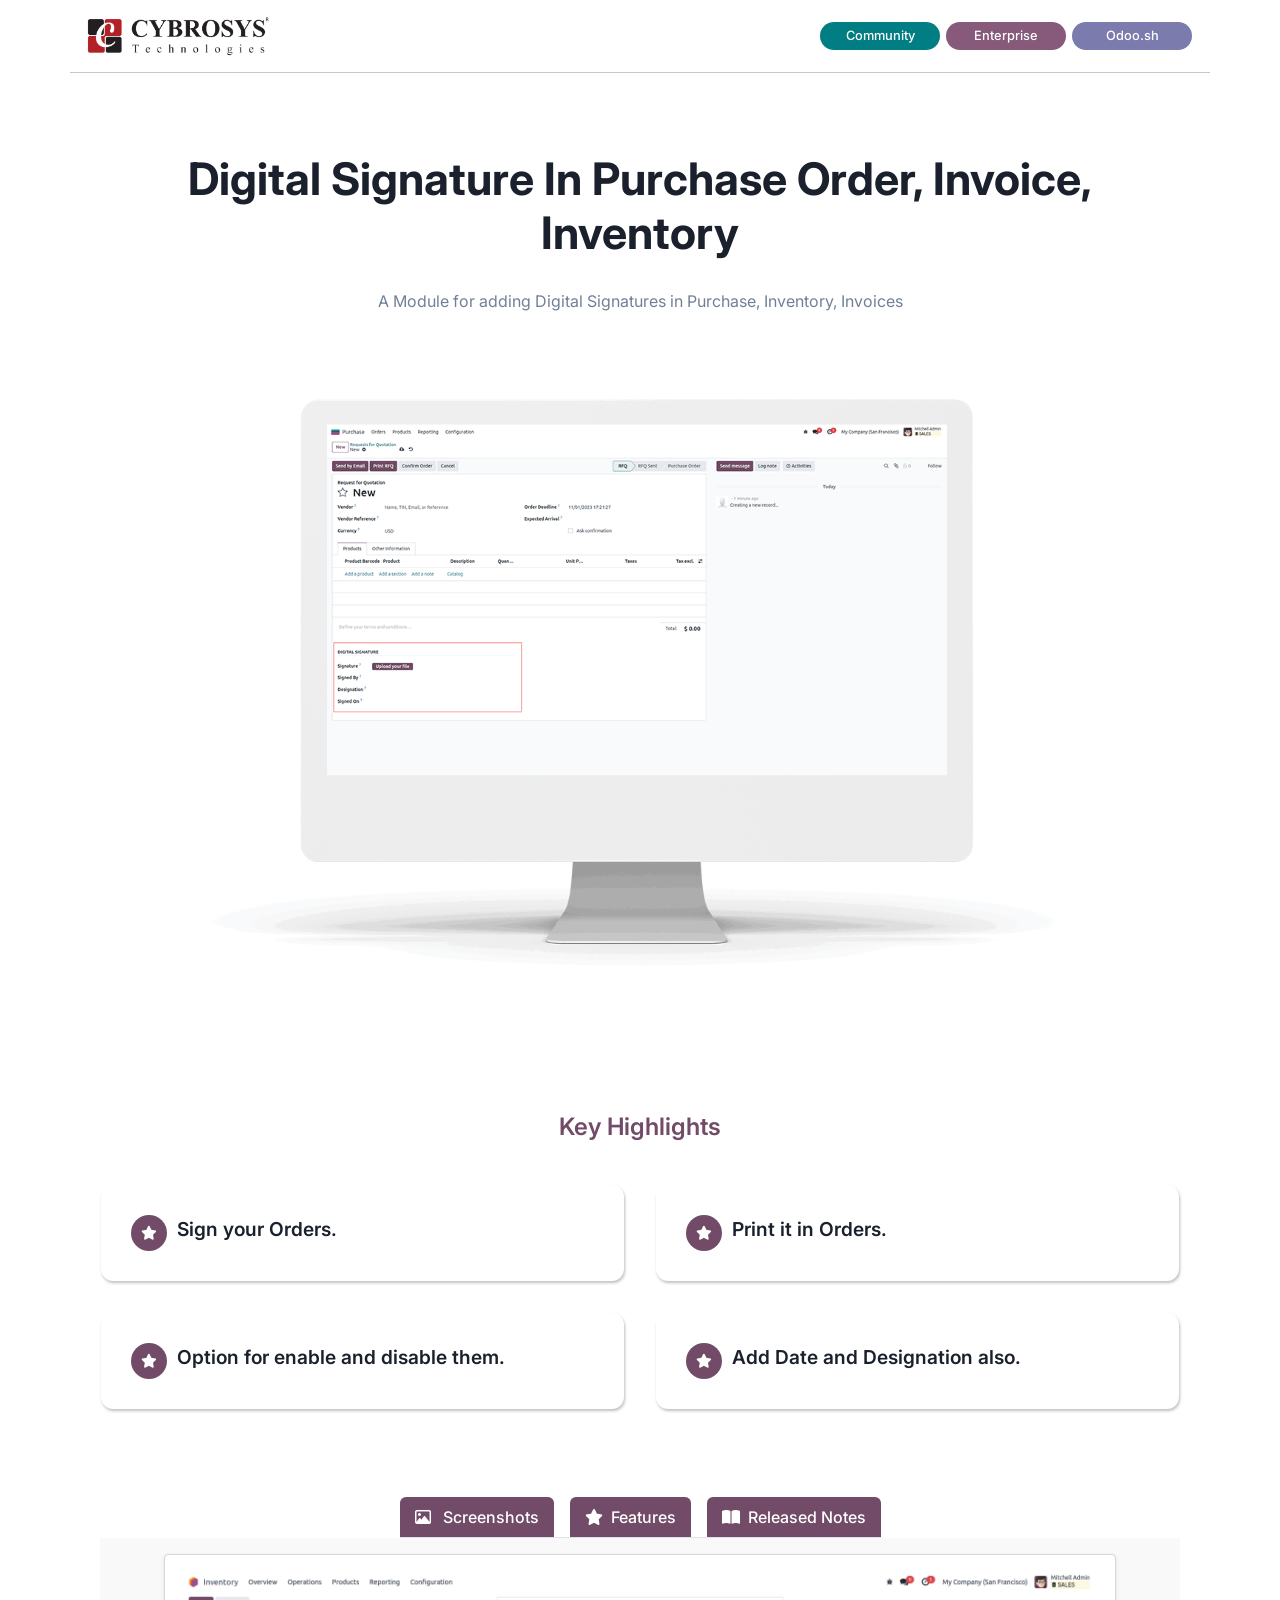
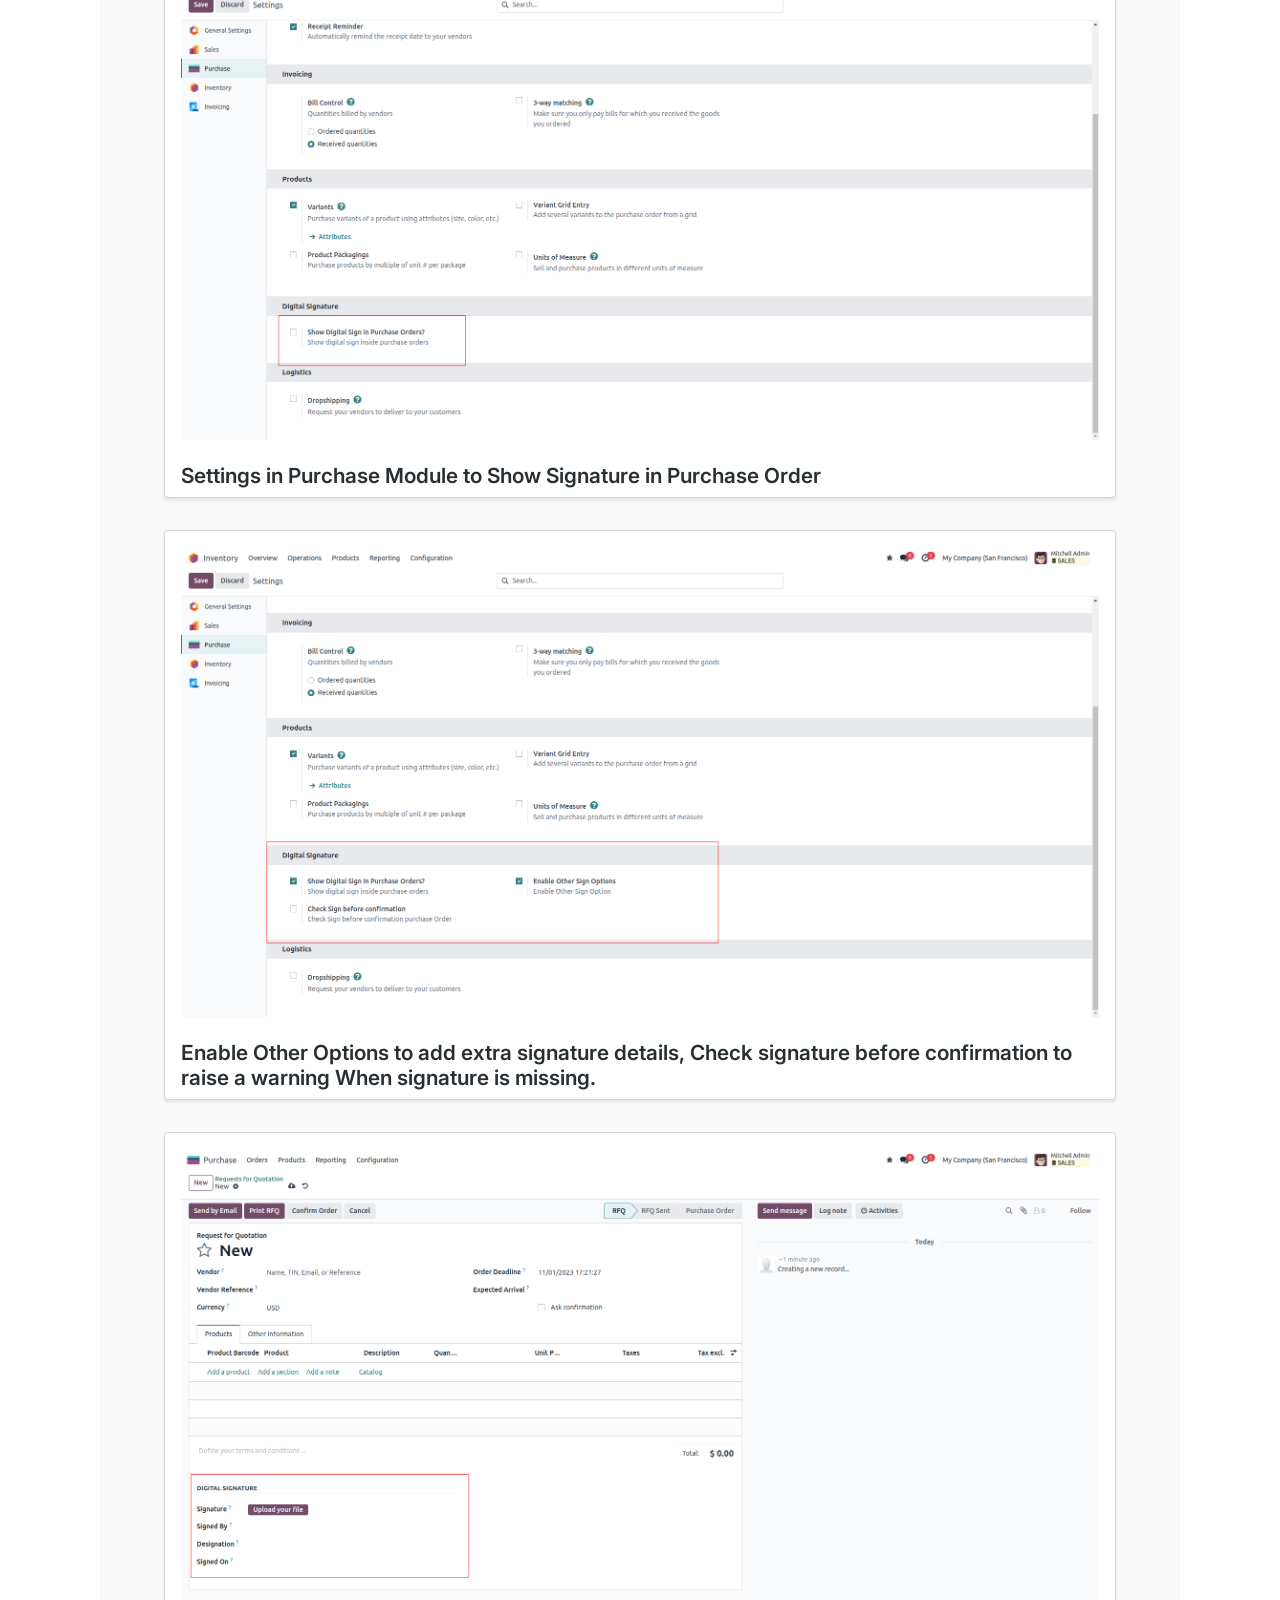
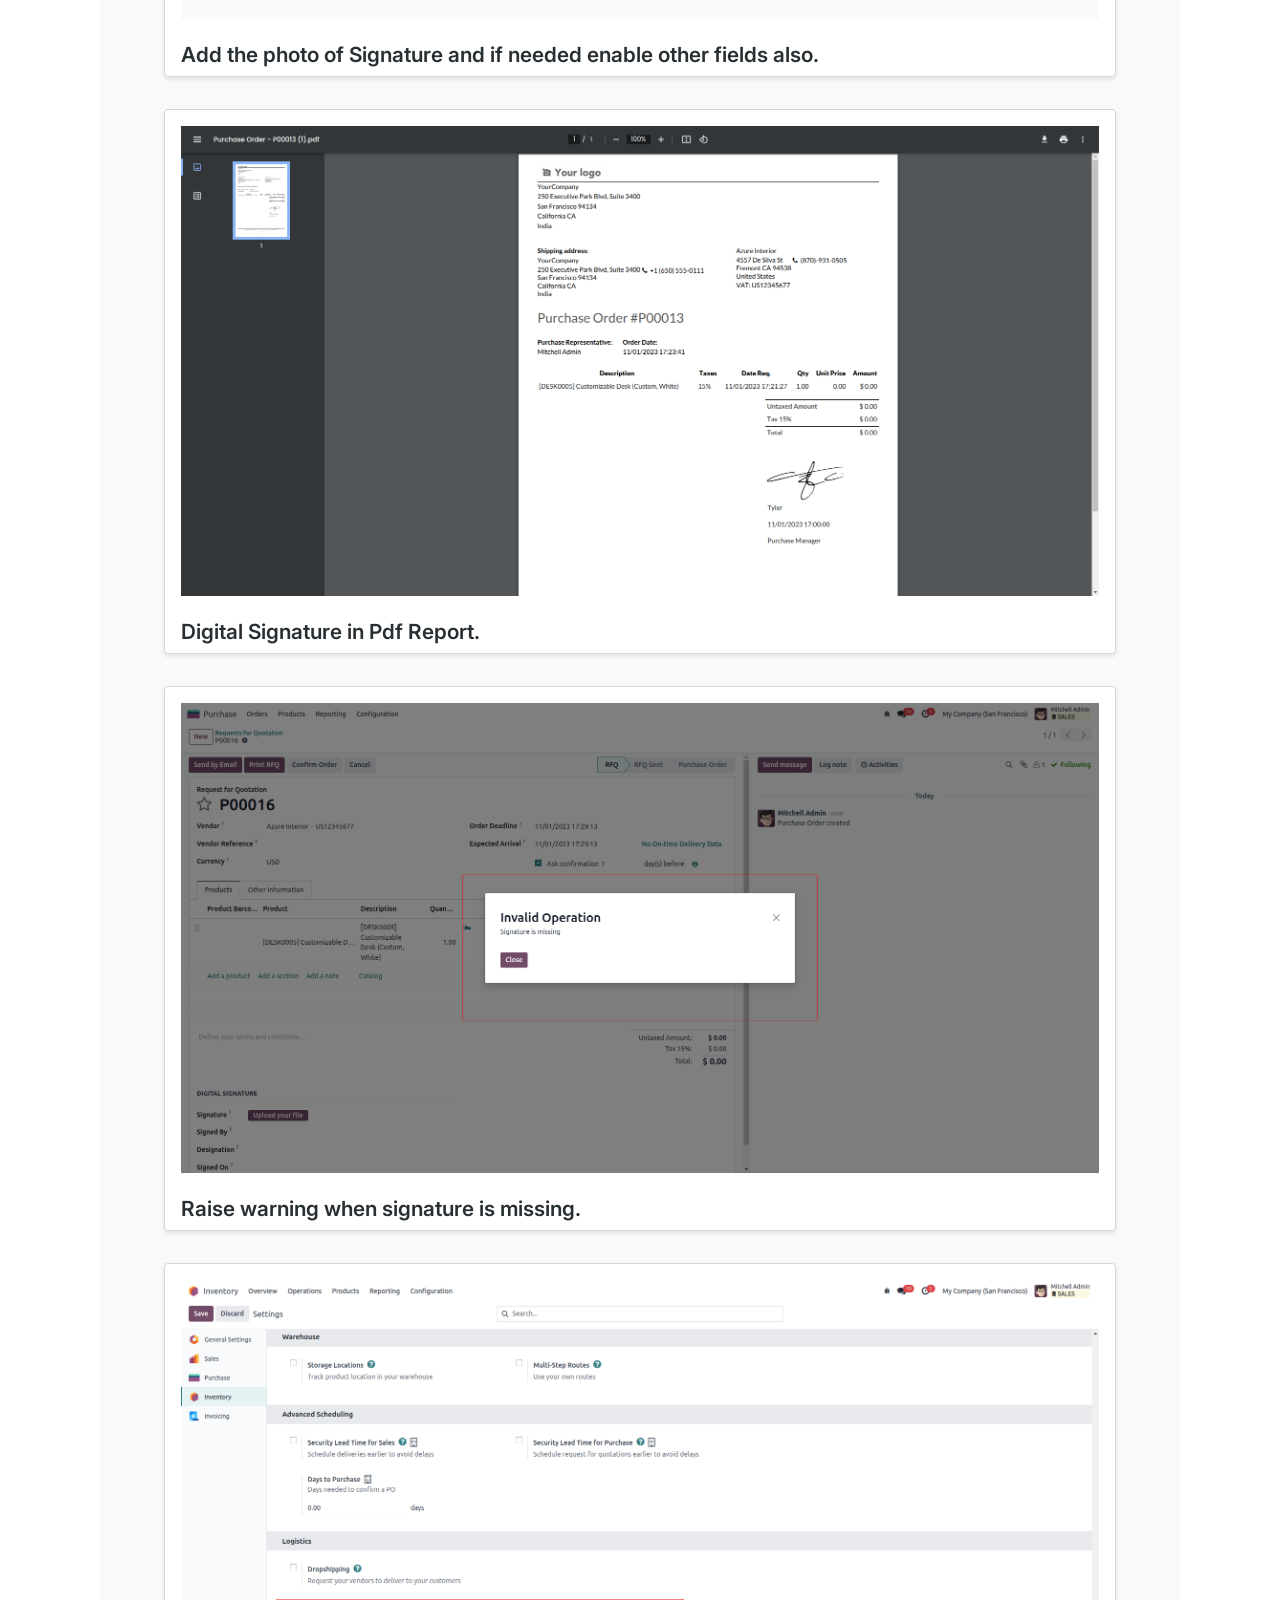
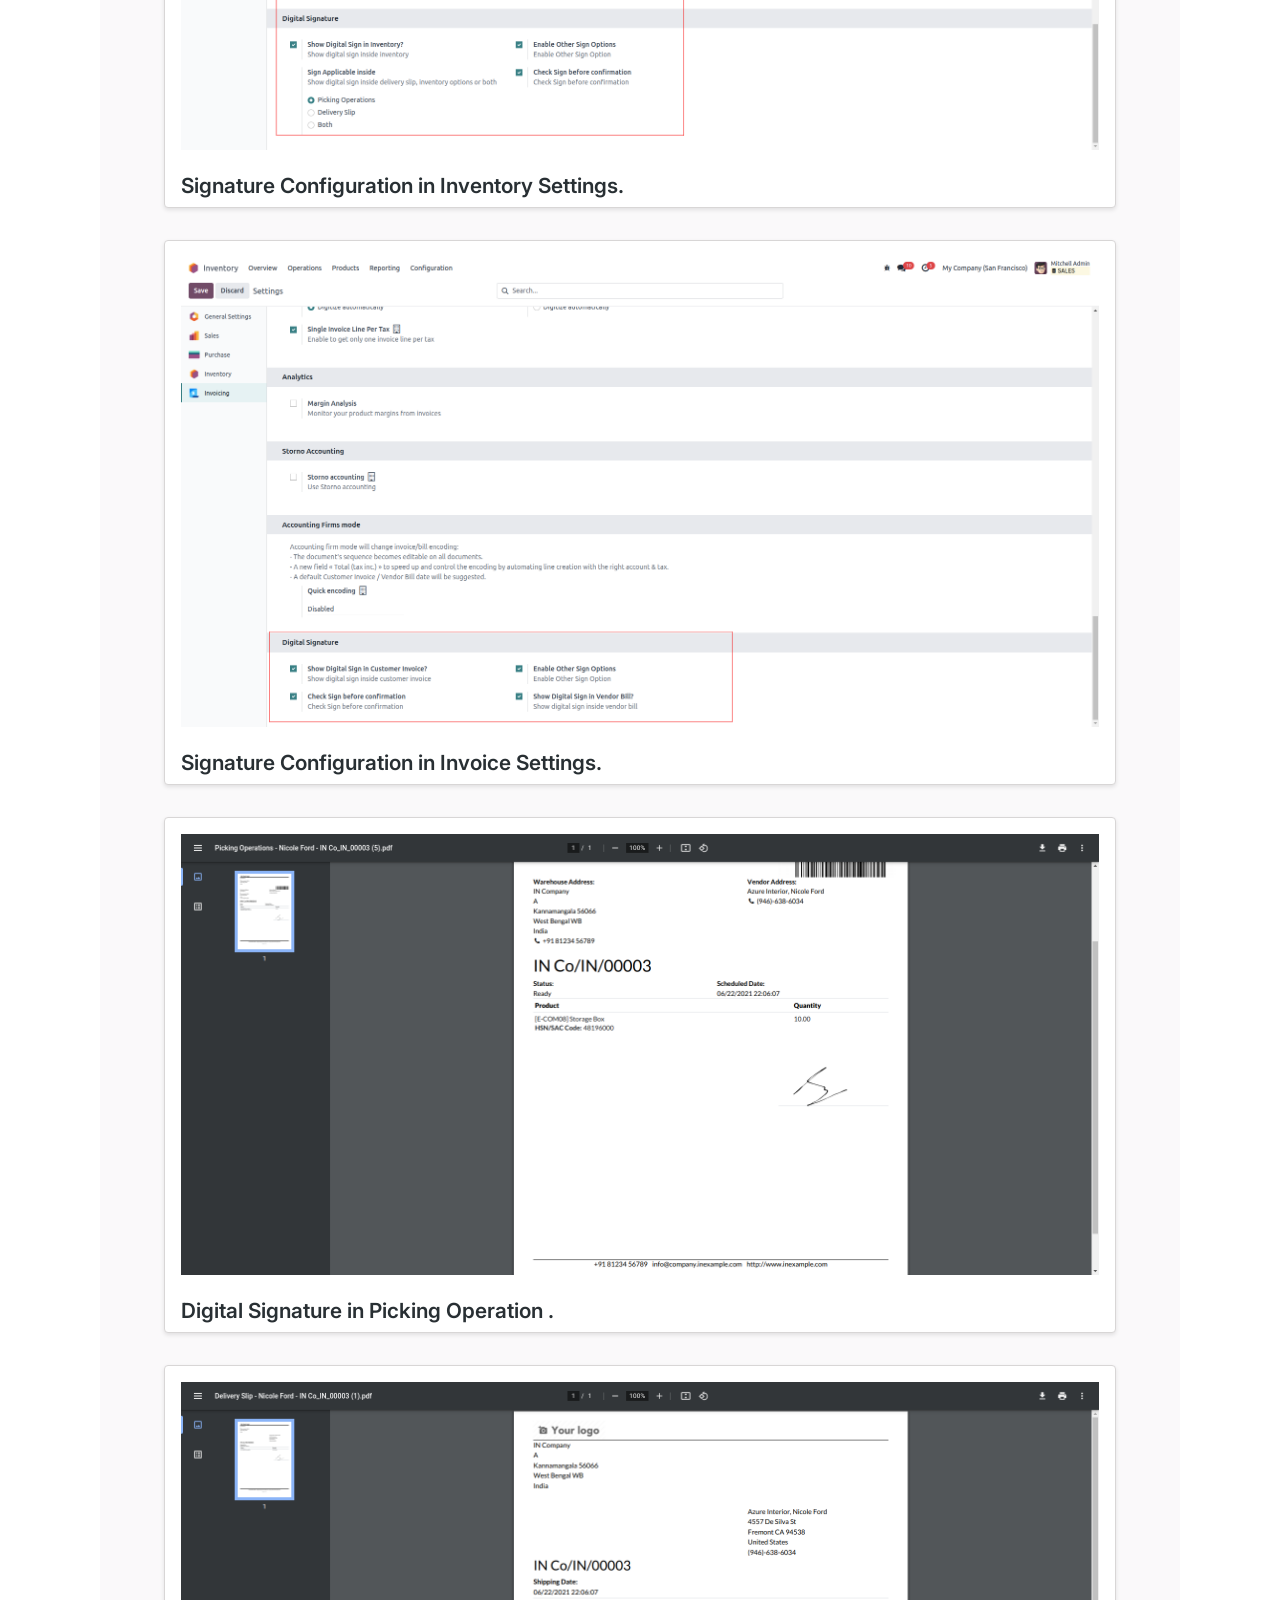
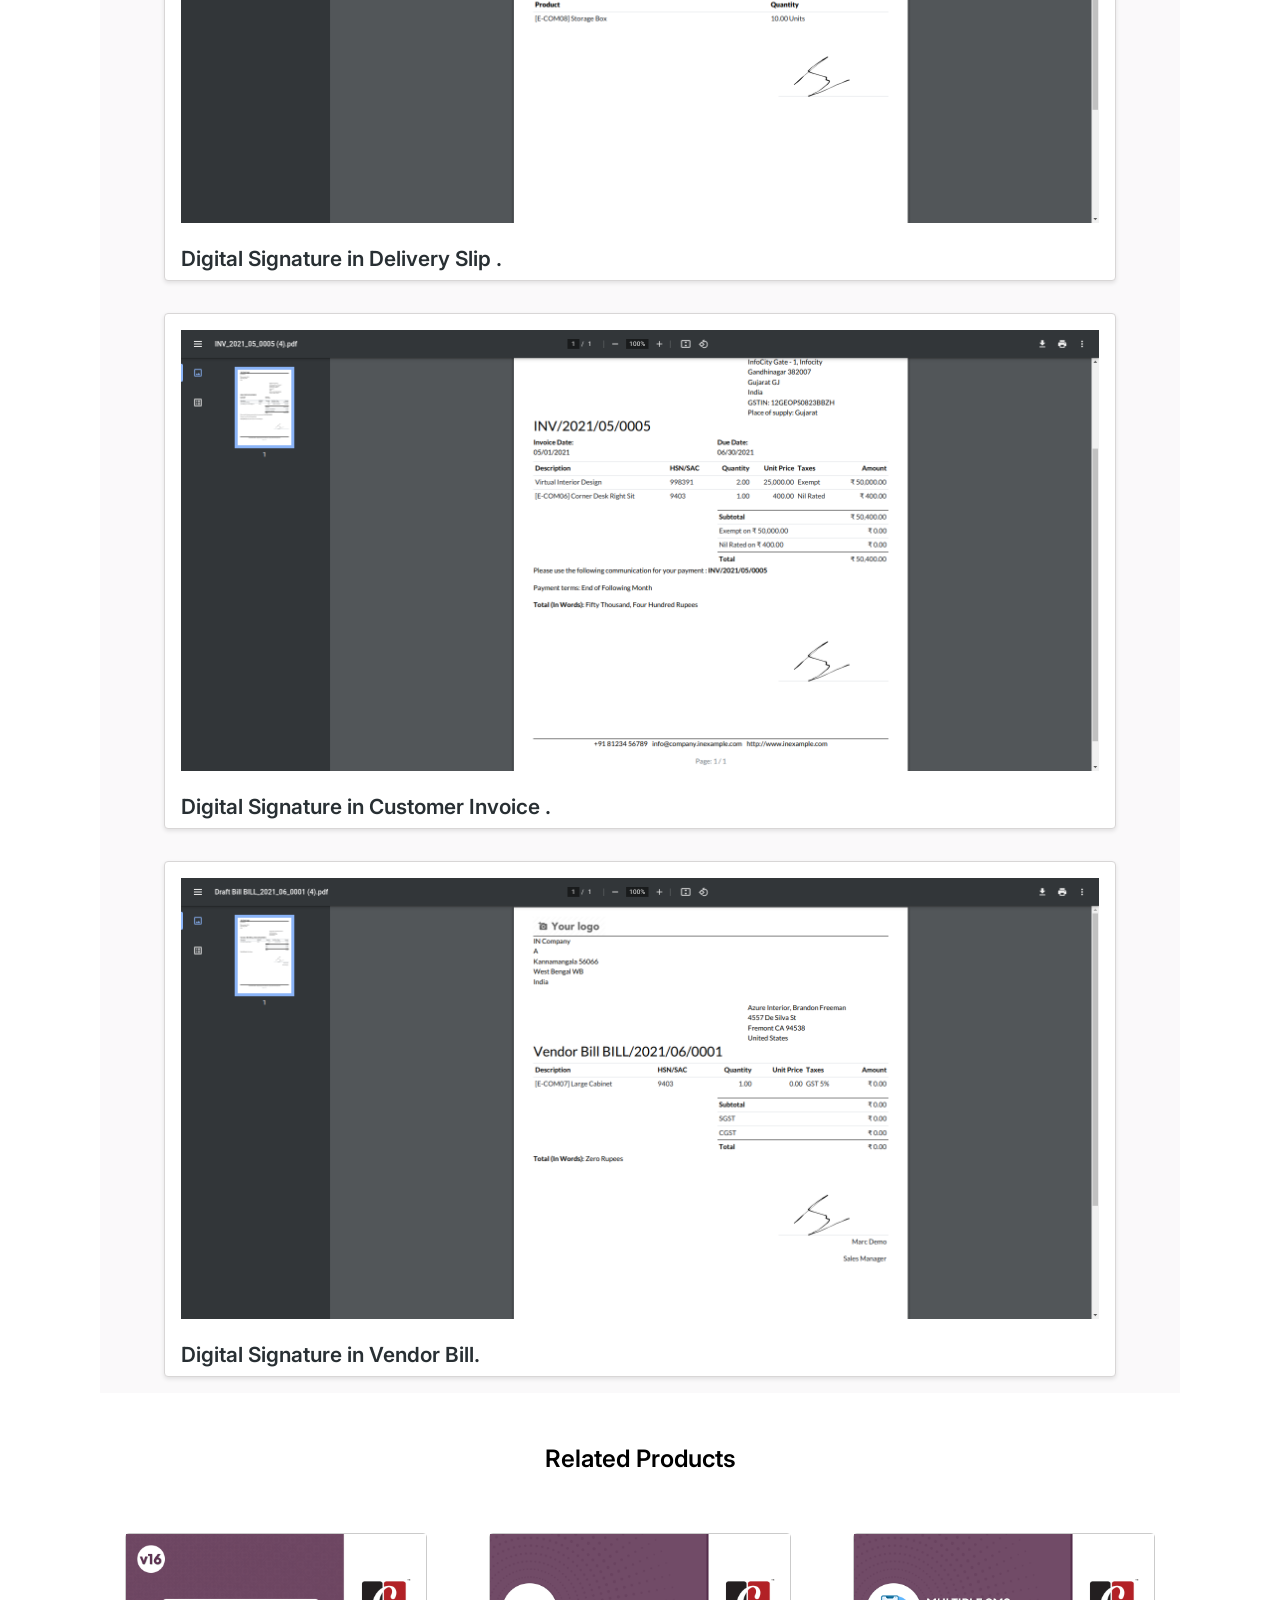
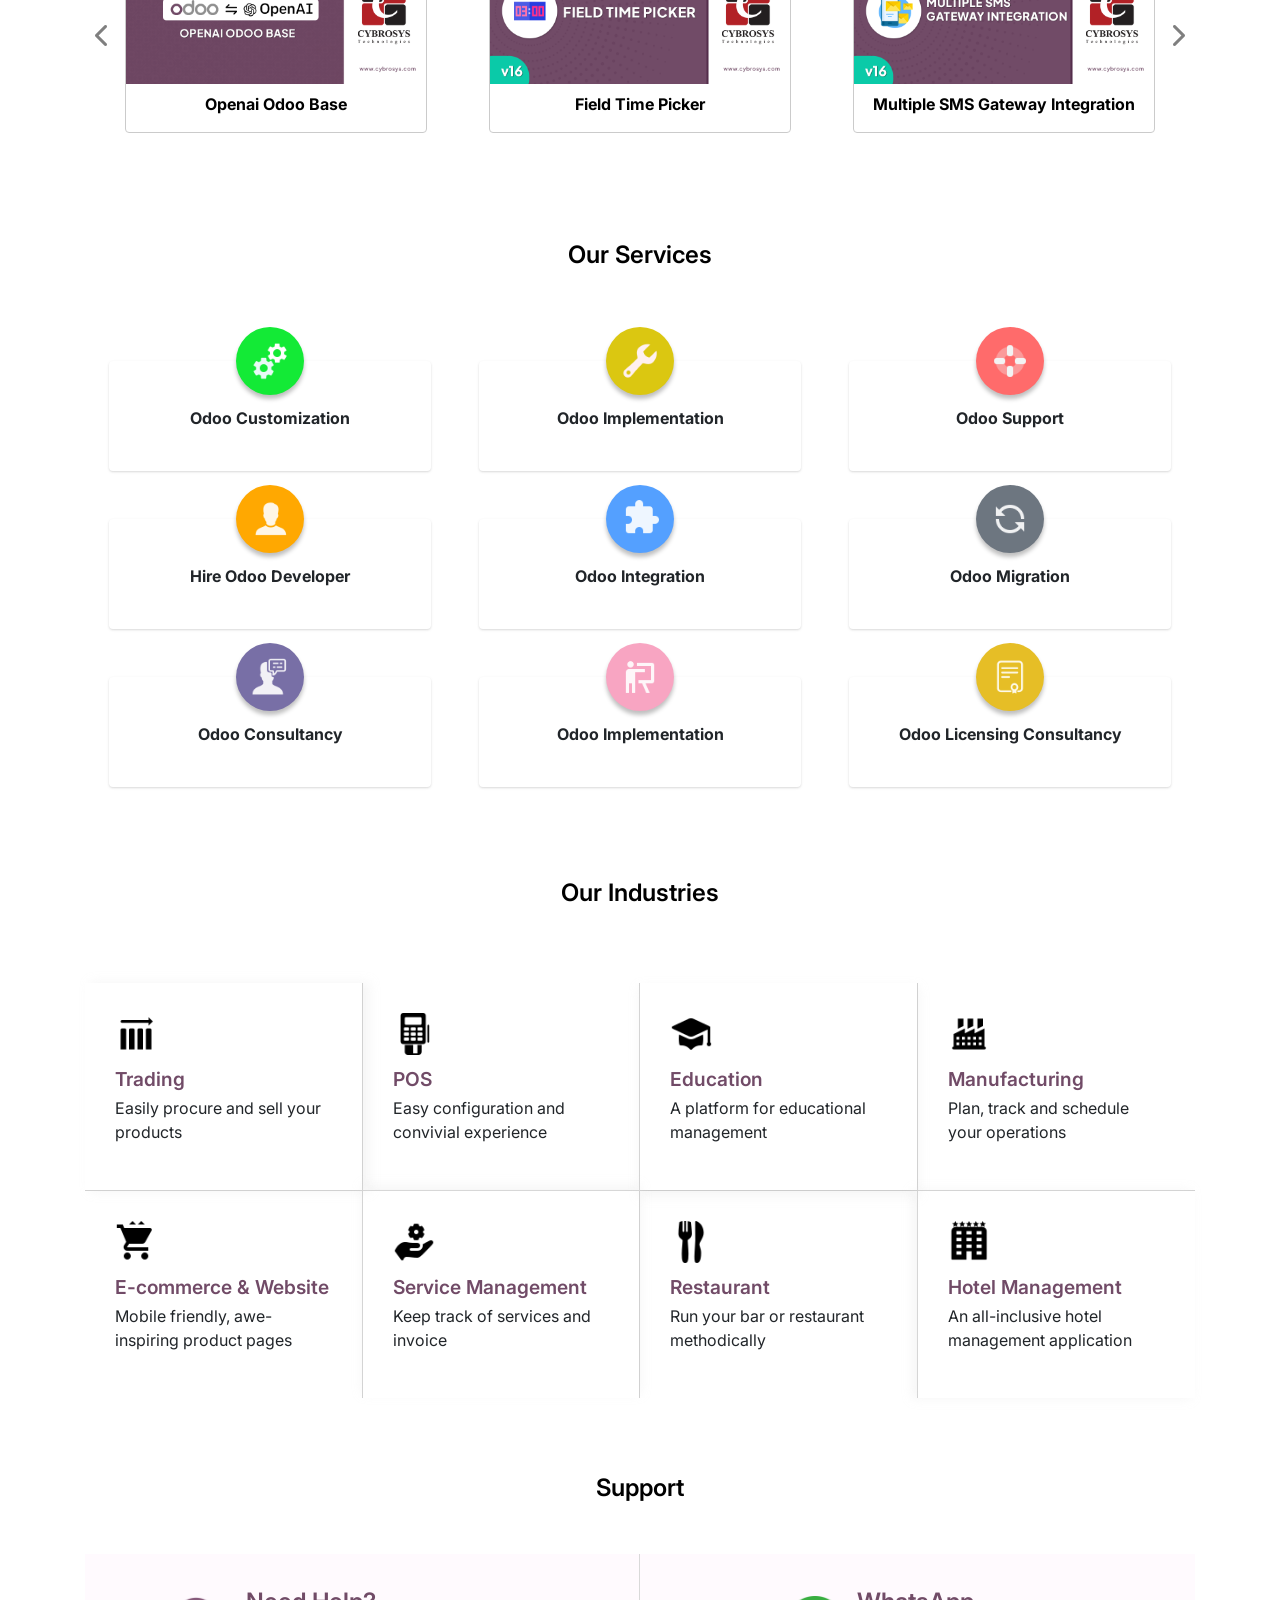
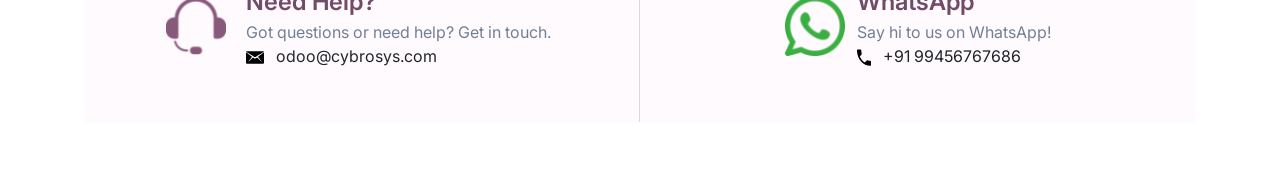
<file: digital_signature/static/description/index.html>
<!DOCTYPE html>
<html lang="en">

<head>
    <meta charset="UTF-8">
    <meta name="viewport" content="width=device-width, initial-scale=1.0">
    <title>Odoo App 3 Index</title>
    <!-- Bootstrap CSS -->
    <link rel="stylesheet"
          href="https://cdn.jsdelivr.net/npm/bootstrap@4.0.0/dist/css/bootstrap.min.css"
          integrity="sha384-Gn5384xqQ1aoWXA+058RXPxPg6fy4IWvTNh0E263XmFcJlSAwiGgFAW/dAiS6JXm"
          crossorigin="anonymous">
    <link rel="stylesheet"
          href="https://cdnjs.cloudflare.com/ajax/libs/font-awesome/6.2.1/css/all.min.css">
    <link rel="preconnect" href="https://fonts.googleapis.com">
    <link rel="preconnect" href="https://fonts.gstatic.com" crossorigin>
    <link href="https://fonts.googleapis.com/css2?family=Inter:wght@400;500;600;700;800&display=swap"
          rel="stylesheet">
</head>
<body>
<section>
    <div class="container"
         style="font-family: 'Inter', sans-serif !important;background-color: #fff !important;">
        <div class="row">
            <div class="col-sm-12 col-md-12 col-lg-12 d-flex justify-content-between flex-wrap align-items-sm-center"
                 style="border-bottom:1px solid rgba(0, 0, 0, 0.22)">
                <div class="my-3">
                    <img src="assets/misc/Cybrosys R.png"
                         style="width:auto !important; height:40px !important">
                </div>
                <div class="my-3 d-flex align-items-center">
                    <div class="text-center"
                         style="background-color:#017E84 !important;font-size: 0.8rem !important; color:#fff !important; font-weight:500 !important; padding:4px !important; margin:0 3px !important; border-radius:50px !important; min-width: 120px !important;">
                        Community
                    </div>
                    <div class="text-center"
                         style="background-color:#875A7B !important; color:#fff !important;font-size: 0.8rem !important; font-weight:500 !important; padding:4px !important; margin:0 3px !important; border-radius:50px !important;min-width: 120px !important;">
                        Enterprise
                    </div>
                    <div class="text-center"
                         style="background-color:#7C7BAD !important; color:#fff !important;font-size: 0.8rem !important; font-weight:500 !important; padding:4px !important; margin:0 3px !important; border-radius:50px !important; min-width: 120px !important;">
                        Odoo.sh
                    </div>
                </div>
            </div>
        </div>
        <div class="row">
            <div class="col-sm-12 col-md-12 col-lg-12 text-center d-flex align-items-center flex-column"
                 style="margin: 80px 0px !important;">
                <h1 style="font-size: 2.8rem;font-weight: 700; color:
                    #1A202C;">
                    Digital Signature In Purchase Order, Invoice, Inventory
                </h1>
                <p class="my-3 mb-4"
                   style="max-width: 80%; font-weight: 400 !important; line-height: 32px; color: #718096;">
                    A Module for adding Digital Signatures in Purchase,
                    Inventory, Invoices
                </p>
                <div style="width: 80%; margin-top: 3rem;">
                    <img src="assets/screenshots/hero.gif"
                         class="img-responsive" width="100%" height="auto">
                </div>
            </div>
        </div>
        <div class="container mt-5 mb-5">
            <div class="col-lg-12 d-flex flex-column justify-content-center align-items-center mt-4">
                <p class="m-0"
                   style="font-weight: 600; font-size: 24px; color:#714b67 !important">
                    Key Highlights
                </p>
            </div>
            <div class="row py-4">
                <div class="col-md-6 col-sm-12 p-3">
                    <div class="d-flex   h-100" style="padding: 30px;border-radius: 12px;
                                    background: #FFF;
                                    box-shadow: 1px 2px 3px 0px rgba(0, 0, 0, 0.25); ">
                        <div style="width: 36px; height: 36px; border-radius: 50%; background: #714B67;
                                    display: flex; justify-content: center; align-items: center;
                                    margin-right: 10px; flex-shrink: 0;">
                            <i class="fa-solid fa-star  "
                               style="color: #fff;font-size:14px;"></i>
                        </div>
                        <div>
                            <p style="color: #1A202C;font-weight: 600;
                                      font-size: 1.2rem; margin-bottom: 2px;">
                                Sign your Orders.</p>
                        </div>
                    </div>
                </div>
                <div class="col-md-6 col-sm-12 p-3">
                    <div class="d-flex   h-100" style="padding: 30px;border-radius: 12px;
                                    background: #FFF;
                                    box-shadow: 1px 2px 3px 0px rgba(0, 0, 0, 0.25); ">
                        <div style="width: 36px; height: 36px; border-radius: 50%; background: #714B67;
                                    display: flex; justify-content: center; align-items: center;
                                    margin-right: 10px; flex-shrink: 0;">
                            <i class="fa-solid fa-star  "
                               style="color: #fff;font-size:14px;"></i>
                        </div>
                        <div>
                            <p style="color: #1A202C;font-weight: 600;
                                      font-size: 1.2rem; margin-bottom: 2px;">
                                Print it in Orders.</p>
                        </div>
                    </div>
                </div>
                <div class="col-md-6 col-sm-12 p-3">
                    <div class="d-flex   h-100" style="padding: 30px;border-radius: 12px;
                                    background: #FFF;
                                    box-shadow: 1px 2px 3px 0px rgba(0, 0, 0, 0.25); ">
                        <div style="width: 36px; height: 36px; border-radius: 50%; background: #714B67;
                                    display: flex; justify-content: center; align-items: center;
                                    margin-right: 10px; flex-shrink: 0;">
                            <i class="fa-solid fa-star  "
                               style="color: #fff;font-size:14px;"></i>
                        </div>
                        <div>
                            <p style="color: #1A202C;font-weight: 600;
                                      font-size: 1.2rem; margin-bottom: 2px;">
                                Option for enable and disable them.</p>
                        </div>
                    </div>
                </div>
                <div class="col-md-6 col-sm-12 p-3">
                    <div class="d-flex   h-100" style="padding: 30px;border-radius: 12px;
                                    background: #FFF;
                                    box-shadow: 1px 2px 3px 0px rgba(0, 0, 0, 0.25); ">
                        <div style="width: 36px; height: 36px; border-radius: 50%; background: #714B67;
                                    display: flex; justify-content: center; align-items: center;
                                    margin-right: 10px; flex-shrink: 0; ">
                            <i class="fa-solid fa-star  "
                               style="color: #fff;font-size:14px;"></i>
                        </div>
                        <div>
                            <p style="color: #1A202C;font-weight: 600;
                                      font-size: 1.2rem; margin-bottom: 2px;">
                                Add Date and Designation also.</p>
                        </div>
                    </div>
                </div>
            </div>
        </div>
        <div class="container rounded">
            <ul class="nav nav-tabs d-flex"
                style="width: fit-content;margin: 0 auto;gap: 1rem;">
                <li class="col text-center py-2 text-nowrap "
                    style="color: #fff; background-color: #714B67;border-radius: 6px 6px 0px 0px;">
                    <a
                            class="active show" data-toggle="tab" href="#tab1"
                            style="color: #fff;font-weight: 500; background-color: #714B67; text-decoration: none;">
                        <i class="fa-regular fa-image  pr-2"
                           style="color: #fff;"></i>
                        Screenshots</a></li>
                <li class="col text-center py-2 text-nowrap "
                    style="color: #fff; background-color: #714B67;border-radius: 6px 6px 0px 0px;">
                    <a
                            data-toggle="tab" href="#tab2"
                            style="color: #fff;font-weight: 500;  text-decoration: none;"><i
                            class="fa-solid fa-star  pr-2"
                            style="color: #fff;"></i>Features</a></li>
                <li class="col text-center py-2 text-nowrap "
                    style="color: #fff; background-color: #714B67;border-radius: 6px 6px 0px 0px;">
                    <a
                            data-toggle="tab" href="#tab3"
                            style="color: #fff;font-weight: 500; text-decoration: none; background-color: #714B67;"><i
                            class="fa-solid fa-book-open  pr-2"
                            style="color: #fff;"></i>Released Notes</a></li>
            </ul>
            <div class="tab-content"
                 style="background-color: rgba(121, 113, 119, 0.04);">
                <div id="tab1" class="tab-pane fade in active show">
                    <div class="col-lg-12 py-2"
                         style="padding: 1rem 4rem !important;">
                        <div
                                style="border: 1px solid #d8d6d6; border-radius: 4px; background: #fff; box-shadow: 0 2px 4px rgba(0, 0, 0, 0.1);">
                            <div class="row justify-content-center p-3 w-100 m-0">
                                <img src="assets/screenshots/Screenshot1.png"
                                     class="img-responsive" width="100%"
                                     height="auto">
                            </div>
                            <div class="px-3">
                                <h4 class="mt-2"
                                    style=" font-weight:600 !important; color:#282F33 !important; font-size:1.3rem !important">
                                    Settings in Purchase Module to Show
                                    Signature in Purchase Order
                                </h4>
                            </div>
                        </div>
                    </div>
                    <div class="col-lg-12 py-2"
                         style="padding: 1rem 4rem !important;">
                        <div
                                style="border: 1px solid #d8d6d6; border-radius: 4px;  background: #fff; box-shadow: 0 2px 4px rgba(0, 0, 0, 0.1);">
                            <div class="row justify-content-center p-3 w-100 m-0">
                                <img src="assets/screenshots/Screenshot2.png"
                                     class="img-responsive" width="100%"
                                     height="auto">
                            </div>
                            <div class="px-3">
                                <h4 class="mt-2"
                                    style=" font-weight:600 !important; color:#282F33 !important; font-size:1.3rem !important">
                                    Enable Other Options to add extra signature
                                    details, Check
                                    signature before confirmation to raise a
                                    warning When signature
                                    is missing.</h4>
                            </div>
                        </div>
                    </div>
                    <div class="col-lg-12 py-2"
                         style="padding: 1rem 4rem !important;">
                        <div
                                style="border: 1px solid #d8d6d6; border-radius: 4px;  background: #fff; box-shadow: 0 2px 4px rgba(0, 0, 0, 0.1);">
                            <div class="row justify-content-center p-3 w-100 m-0">
                                <img src="assets/screenshots/Screenshot3.png"
                                     class="img-responsive" width="100%"
                                     height="auto">
                            </div>
                            <div class="px-3">
                                <h4 class="mt-2"
                                    style=" font-weight:600 !important; color:#282F33 !important; font-size:1.3rem !important">
                                    Add the photo of Signature and if needed
                                    enable other fields also.</h4>
                            </div>
                        </div>
                    </div>
                    <div class="col-lg-12 py-2"
                         style="padding: 1rem 4rem !important;">
                        <div
                                style="border: 1px solid #d8d6d6; border-radius: 4px;  background: #fff; box-shadow: 0 2px 4px rgba(0, 0, 0, 0.1);">
                            <div class="row justify-content-center p-3 w-100 m-0">
                                <img src="assets/screenshots/Screenshot4.png"
                                     class="img-responsive" width="100%"
                                     height="auto">
                            </div>
                            <div class="px-3">
                                <h4 class="mt-2"
                                    style=" font-weight:600 !important; color:#282F33 !important; font-size:1.3rem !important">
                                    Digital Signature in Pdf Report.</h4>
                            </div>
                        </div>
                    </div>
                    <div class="col-lg-12 py-2"
                         style="padding: 1rem 4rem !important;">
                        <div
                                style="border: 1px solid #d8d6d6; border-radius: 4px;  background: #fff; box-shadow: 0 2px 4px rgba(0, 0, 0, 0.1);">
                            <div class="row justify-content-center p-3 w-100 m-0">
                                <img src="assets/screenshots/Screenshot5.png"
                                     class="img-responsive" width="100%"
                                     height="auto">
                            </div>
                            <div class="px-3">
                                <h4 class="mt-2"
                                    style=" font-weight:600 !important; color:#282F33 !important; font-size:1.3rem !important">
                                    Raise warning when signature is
                                    missing.</h4>
                            </div>
                        </div>
                    </div>
                    <div class="col-lg-12 py-2"
                         style="padding: 1rem 4rem !important;">
                        <div
                                style="border: 1px solid #d8d6d6; border-radius: 4px;  background: #fff; box-shadow: 0 2px 4px rgba(0, 0, 0, 0.1);">
                            <div class="row justify-content-center p-3 w-100 m-0">
                                <img src="assets/screenshots/Screenshot6.png"
                                     class="img-responsive" width="100%"
                                     height="auto">
                            </div>
                            <div class="px-3">
                                <h4 class="mt-2"
                                    style=" font-weight:600 !important; color:#282F33 !important; font-size:1.3rem !important">
                                    Signature Configuration in Inventory
                                    Settings.</h4>
                            </div>
                        </div>
                    </div>
                    <div class="col-lg-12 py-2"
                         style="padding: 1rem 4rem !important;">
                        <div
                                style="border: 1px solid #d8d6d6; border-radius: 4px;  background: #fff; box-shadow: 0 2px 4px rgba(0, 0, 0, 0.1);">
                            <div class="row justify-content-center p-3 w-100 m-0">
                                <img src="assets/screenshots/Screenshot7.png"
                                     class="img-responsive" width="100%"
                                     height="auto">
                            </div>
                            <div class="px-3">
                                <h4 class="mt-2"
                                    style=" font-weight:600 !important; color:#282F33 !important; font-size:1.3rem !important">
                                    Signature Configuration in Invoice
                                    Settings.</h4>
                            </div>
                        </div>
                    </div>
                    <div class="col-lg-12 py-2"
                         style="padding: 1rem 4rem !important;">
                        <div
                                style="border: 1px solid #d8d6d6; border-radius: 4px;  background: #fff; box-shadow: 0 2px 4px rgba(0, 0, 0, 0.1);">
                            <div class="row justify-content-center p-3 w-100 m-0">
                                <img src="assets/screenshots/Screenshot8.png"
                                     class="img-responsive" width="100%"
                                     height="auto">
                            </div>
                            <div class="px-3">
                                <h4 class="mt-2"
                                    style=" font-weight:600 !important; color:#282F33 !important; font-size:1.3rem !important">
                                    Digital Signature in Picking Operation
                                    .</h4>
                            </div>
                        </div>
                    </div>

                    <div class="col-lg-12 py-2"
                         style="padding: 1rem 4rem !important;">
                        <div
                                style="border: 1px solid #d8d6d6; border-radius: 4px;  background: #fff; box-shadow: 0 2px 4px rgba(0, 0, 0, 0.1);">
                            <div class="row justify-content-center p-3 w-100 m-0">
                                <img src="assets/screenshots/Screenshot9.png"
                                     class="img-responsive" width="100%"
                                     height="auto">
                            </div>
                            <div class="px-3">
                                <h4 class="mt-2"
                                    style=" font-weight:600 !important; color:#282F33 !important; font-size:1.3rem !important">
                                    Digital Signature in Delivery Slip
                                    .</h4>
                            </div>
                        </div>
                    </div>
                    <div class="col-lg-12 py-2"
                         style="padding: 1rem 4rem !important;">
                        <div
                                style="border: 1px solid #d8d6d6; border-radius: 4px;  background: #fff; box-shadow: 0 2px 4px rgba(0, 0, 0, 0.1);">
                            <div class="row justify-content-center p-3 w-100 m-0">
                                <img src="assets/screenshots/Screenshot10.png"
                                     class="img-responsive" width="100%"
                                     height="auto">
                            </div>
                            <div class="px-3">
                                <h4 class="mt-2"
                                    style=" font-weight:600 !important; color:#282F33 !important; font-size:1.3rem !important">
                                    Digital Signature in Customer Invoice
                                    .</h4>
                            </div>
                        </div>
                    </div>
                    <div class="col-lg-12 py-2"
                         style="padding: 1rem 4rem !important;">
                        <div
                                style="border: 1px solid #d8d6d6; border-radius: 4px;  background: #fff; box-shadow: 0 2px 4px rgba(0, 0, 0, 0.1);">
                            <div class="row justify-content-center p-3 w-100 m-0">
                                <img src="assets/screenshots/Screenshot11.png"
                                     class="img-responsive" width="100%"
                                     height="auto">
                            </div>
                            <div class="px-3">
                                <h4 class="mt-2"
                                    style=" font-weight:600 !important; color:#282F33 !important; font-size:1.3rem !important">
                                    Digital Signature in Vendor Bill.</h4>
                            </div>
                        </div>
                    </div>
                </div>
                <div id="tab2" class="tab-pane fade">
                    <div class="col-mg-12" style="padding: 1rem 4rem;">
                        <ul style="list-style: none; padding: 1rem 0;font-weight: 500;">
                            <li class="py-3"
                                style="font-weight: 500;background-color: #fff; border-radius: 4px; padding: 1rem; margin-bottom: 1rem; box-shadow: 0 2px 4px rgba(0, 0, 0, 0.1);">
                                    <span style="margin-right: 12px;"><img
                                            src="assets/misc/star (1) 2.svg"
                                            alt=""
                                            width="16px"></span> Print digital
                                signature in reports.
                            </li>
                            <li class="py-3"
                                style="font-weight: 500;background-color: #fff; border-radius: 4px; padding: 1rem; margin-bottom: 1rem; box-shadow: 0 2px 4px rgba(0, 0, 0, 0.1);">
                                    <span style="margin-right: 12px;"><img
                                            src="assets/misc/star (1) 2.svg"
                                            alt=""
                                            width="16px"></span> Enable other
                                options to add signature details.
                            </li>
                            <li class="py-3"
                                style="font-weight: 500;background-color: #fff; border-radius: 4px; padding: 1rem; margin-bottom: 1rem; box-shadow: 0 2px 4px rgba(0, 0, 0, 0.1);">
                                    <span style="margin-right: 12px;"><img
                                            src="assets/misc/star (1) 2.svg"
                                            alt=""
                                            width="16px"></span> Check signature
                                before Confirmations.
                            </li>
                        </ul>
                    </div>
                </div>
                <div id="tab3" class="tab-pane fade">
                    <div class="col-mg-12 active" style="padding: 1rem 4rem;">
                        <div class="py-3"
                             style="font-weight: 500;background-color: #fff; border-radius: 4px; padding: 1rem; box-shadow: 0 2px 4px rgba(0, 0, 0, 0.1);">
                            <div class="d-flex mb-3"
                                 style="font-size: 0.8rem; font-weight: 500;"><span>Version
                                        17.0.1.0.0</span><span
                                    class="px-2">|</span><span
                                    style="color: #714B67;font-weight: 600;">Released on:27th Nov 2023</span>
                            </div>
                            <p class="m-0"
                               style=" color:#718096!important; font-size:1rem !important;line-height: 28px;">
                                Initial Commit for Digital Signature In Purchase
                                Order, Invoice, Inventory.</p>
                        </div>
                    </div>
                </div>
            </div>
        </div>
        <div class="container mt-5">
            <div class="col-lg-12 d-flex flex-column justify-content-center align-items-center mt-5">
                <p class="m-0"
                   style="font-weight: 600; font-size: 24px; color:#000 !important">
                    Related Products</p>
            </div>
        </div>
        <div id="myCarousel" class="carousel slide py-3" data-ride="carousel">
            <div class="carousel-inner">
                <div class="carousel-item active">
                    <div class="row p-4">
                        <div class="col">
                            <div class="p-3">
                                <a href="https://apps.odoo.com/apps/modules/16.0/openai_odoo_base/"
                                   style="color: #000; text-decoration: none;">
                                    <div style="border:1px solid #CBCBCB !important;border-radius: 4px;">
                                        <div style="width: 300px; ">
                                            <img src="assets/modules/1.png"
                                                 alt="" width="100%"
                                                 height="auto">

                                        </div>
                                        <p class="text-center pt-2 text-black font-weight-bold">
                                            Openai Odoo Base</p>
                                    </div>
                                </a>
                            </div>
                        </div>
                        <div class="col">
                            <div class="p-3">
                                <a href="https://apps.odoo.com/apps/modules/16.0/field_timepicker/"
                                   style="color: #000; text-decoration: none;">
                                    <div style="border:1px solid #CBCBCB !important;border-radius: 4px;">
                                        <div style="width: 300px; ">
                                            <img src="assets/modules/l2.png"
                                                 alt="" width="100%"
                                                 height="auto">

                                        </div>
                                        <p class="text-center pt-2 text-black font-weight-bold">
                                            Field Time Picker</p>
                                    </div>
                                </a>
                            </div>
                        </div>
                        <div class="col">
                            <div class="p-3">
                                <a href="https://apps.odoo.com/apps/modules/16.0/multi_sms_gateway/"
                                   style="color: #000; text-decoration: none;">
                                    <div style="border:1px solid #CBCBCB !important;border-radius: 4px;">
                                        <div style="width: 300px; ">
                                            <img src="assets/modules/l3.png"
                                                 alt="" width="100%"
                                                 height="auto">

                                        </div>
                                        <p class="text-center pt-2 text-black font-weight-bold">
                                            Multiple SMS Gateway Integration</p>
                                    </div>
                                </a>
                            </div>
                        </div>
                    </div>
                </div>
                <div class="carousel-item">
                    <div class="row p-4">
                        <div class="col">
                            <div class="p-3">
                                <a href="https://apps.odoo.com/apps/modules/16.0/chatter_camera/"
                                   style="color: #000; text-decoration: none;">
                                    <div style="border:1px solid #CBCBCB !important;border-radius: 4px;">
                                        <div style="width: 300px; ">
                                            <img src="assets/modules/l4.png"
                                                 alt="" width="100%"
                                                 height="auto">

                                        </div>
                                        <p class="text-center pt-2 text-black font-weight-bold">
                                            Chatter Camera</p>
                                    </div>
                                </a>
                            </div>
                        </div>
                        <div class="col">
                            <div class="p-3">
                                <a href="https://apps.odoo.com/apps/modules/16.0/whatsapp_redirect/"
                                   style="color: #000; text-decoration: none;">
                                    <div style="border:1px solid #CBCBCB !important;border-radius: 4px;">
                                        <div style="width: 300px;">
                                            <img src="assets/modules/l5.png"
                                                 alt="" width="100%"
                                                 height="auto">

                                        </div>
                                        <p class="text-center pt-2 text-black font-weight-bold">
                                            Send Whatsapp Message</p>
                                    </div>
                                </a>
                            </div>
                        </div>
                        <div class="col">
                            <div class="p-3">
                                <a href="https://apps.odoo.com/apps/modules/16.0/openai_website_product_media/"
                                   style="color: #000; text-decoration: none;">
                                    <div style="border:1px solid #CBCBCB !important;border-radius: 4px;">
                                        <div style="width: 300px;">
                                            <img src="assets/modules/l6.png"
                                                 alt="" width="100%"
                                                 height="auto">
                                        </div>
                                        <p class="text-center pt-2 text-black font-weight-bold">
                                            Generate Product Images Using Open
                                            AI</p>
                                    </div>
                                </a>
                            </div>
                        </div>
                    </div>
                </div>
            </div>
            <a class="carousel-control-prev" href="#myCarousel"
               data-slide="prev" style="width: 35px; color: #000;">
                    <span class="carousel-control-prev-icon">
                        <i class="fa fa-chevron-left"
                           style="font-size: 24px;"></i>
                    </span>
            </a>
            <a class="carousel-control-next" href="#myCarousel"
               data-slide="next" style="width: 35px; color: #000;">
                    <span class="carousel-control-next-icon">
                        <i class="fa fa-chevron-right"
                           style="font-size: 24px;"></i>
                    </span>
            </a>
        </div>
        <div class="container mt-5">
            <div class="col-lg-12 d-flex flex-column justify-content-center align-items-center mt-4">
                <p class="m-0"
                   style="font-weight: 600; font-size: 24px; color:#000 !important">
                    Our Services</p>

            </div>
        </div>
        <div class="container my-5">
            <div class="row py-3">
                <div class="col-md-4 col-sm-6 px-4 py-4">
                    <div
                            style="background-color: #fff; padding: 25px; text-align: center;  box-shadow: rgba(0, 0, 0, 0.1) 0px 1px 3px 0px, rgba(0, 0, 0, 0.06) 0px 1px 2px 0px; position: relative;border-radius: 4px;">
                        <div style="position: absolute; top: 0%; left: 50%; transform: translate(-50%, -50%);">
                            <div style="background-color:#13EA36 ; border-radius: 50%; padding: 15px;    width: 68px;
                                    height: 68px; display: inline-block; box-shadow:0px 4px 4px rgba(0, 0, 0, 0.25);">
                                <img src="assets/icons/cogs.png"
                                     alt="service-icon" width="38px"
                                     height="auto">
                            </div>
                        </div>
                        <p style="margin-top: 20px; font-weight: bold;">Odoo
                            Customization</p>
                    </div>
                </div>
                <div class="col-md-4 col-sm-6 px-4 py-4">
                    <div
                            style="background-color: #fff; padding: 25px; text-align: center; box-shadow: rgba(0, 0, 0, 0.1) 0px 1px 3px 0px, rgba(0, 0, 0, 0.06) 0px 1px 2px 0px; position: relative;border-radius: 4px;">
                        <div style="position: absolute; top: 0%; left: 50%; transform: translate(-50%, -50%);">
                            <div style="background-color:#DBC711; border-radius: 50%; padding: 15px;    width: 68px;
                                    height: 68px; display: inline-block; box-shadow:0px 4px 4px rgba(0, 0, 0, 0.25);">
                                <img src="assets/icons/wrench.png"
                                     alt="service-icon" width="38px"
                                     height="auto">
                            </div>
                        </div>
                        <p style="margin-top: 20px; font-weight: bold;">Odoo
                            Implementation</p>
                    </div>
                </div>
                <div class="col-md-4 col-sm-6 px-4 py-4">
                    <div
                            style="background-color: #fff; padding: 25px; text-align: center;  box-shadow: rgba(0, 0, 0, 0.1) 0px 1px 3px 0px, rgba(0, 0, 0, 0.06) 0px 1px 2px 0px; position: relative; border-radius: 4px;">
                        <div style="position: absolute; top: 0%; left: 50%; transform: translate(-50%, -50%);">
                            <div style="background-color:#FF6B6B ; border-radius: 50%; padding: 15px;    width: 68px;
                                    height: 68px; display: inline-block; box-shadow:0px 4px 4px rgba(0, 0, 0, 0.25);">
                                <img src="assets/icons/lifebuoy.png"
                                     alt="service-icon" width="38px"
                                     height="auto">
                            </div>
                        </div>
                        <p style="margin-top: 20px; font-weight: bold;">Odoo
                            Support</p>
                    </div>
                </div>
                <div class="col-md-4 col-sm-6 px-4 py-4">
                    <div
                            style="background-color: #fff; padding: 25px; text-align: center; box-shadow: rgba(0, 0, 0, 0.1) 0px 1px 3px 0px, rgba(0, 0, 0, 0.06) 0px 1px 2px 0px; position: relative; border-radius: 4px;">
                        <div style="position: absolute; top: 0%; left: 50%; transform: translate(-50%, -50%);">
                            <div style="background-color:#FFA801 ; border-radius: 50%; padding: 15px;    width: 68px;
                                    height: 68px; display: inline-block; box-shadow:0px 4px 4px rgba(0, 0, 0, 0.25);">
                                <img src="assets/icons/user.png"
                                     alt="service-icon" width="38px"
                                     height="auto">
                            </div>
                        </div>
                        <p style="margin-top: 20px; font-weight: bold;">Hire
                            Odoo Developer</p>
                    </div>
                </div>
                <div class="col-md-4 col-sm-6 px-4 py-4">
                    <div
                            style="background-color: #fff; padding: 25px; text-align: center;  box-shadow: rgba(0, 0, 0, 0.1) 0px 1px 3px 0px, rgba(0, 0, 0, 0.06) 0px 1px 2px 0px; position: relative; border-radius: 4px;">

                        <div style="position: absolute; top: 0%; left: 50%; transform: translate(-50%, -50%);">
                            <div style="background-color:#54A0FF; border-radius: 50%; padding: 15px;    width: 68px;
                                    height: 68px; display: inline-block; box-shadow:0px 4px 4px rgba(0, 0, 0, 0.25);">
                                <img src="assets/icons/puzzle.png"
                                     alt="service-icon" width="38px"
                                     height="auto">
                            </div>
                        </div>
                        <p style="margin-top: 20px; font-weight: bold;">Odoo
                            Integration</p>
                    </div>
                </div>
                <div class="col-md-4 col-sm-6 px-4 py-4">
                    <div
                            style="background-color: #fff; padding: 25px; text-align: center;  box-shadow: rgba(0, 0, 0, 0.1) 0px 1px 3px 0px, rgba(0, 0, 0, 0.06) 0px 1px 2px 0px; position: relative;border-radius: 4px;">
                        <div style="position: absolute; top: 0%; left: 50%; transform: translate(-50%, -50%);">
                            <div style="background-color:#6D7680 ; border-radius: 50%; padding: 15px;    width: 68px;
                                    height: 68px; display: inline-block; box-shadow:0px 4px 4px rgba(0, 0, 0, 0.25);">
                                <img src="assets/icons/update.png"
                                     alt="service-icon" width="38px"
                                     height="auto">
                            </div>
                        </div>
                        <p style="margin-top: 20px; font-weight: bold;">Odoo
                            Migration</p>
                    </div>
                </div>
                <div class="col-md-4 col-sm-6 px-4 py-4">
                    <div
                            style="background-color: #fff; padding: 25px; text-align: center;  box-shadow: rgba(0, 0, 0, 0.1) 0px 1px 3px 0px, rgba(0, 0, 0, 0.06) 0px 1px 2px 0px; position: relative;border-radius: 4px;">
                        <div style="position: absolute; top: 0%; left: 50%; transform: translate(-50%, -50%);">
                            <div style="background-color:#786FA6 ; border-radius: 50%; padding: 15px;    width: 68px;
                                    height: 68px; display: inline-block; box-shadow:0px 4px 4px rgba(0, 0, 0, 0.25);">
                                <img src="assets/icons/consultation.png"
                                     alt="service-icon" width="38px"
                                     height="auto">
                            </div>
                        </div>
                        <p style="margin-top: 20px; font-weight: bold;">Odoo
                            Consultancy</p>
                    </div>
                </div>
                <div class="col-md-4 col-sm-6 px-4 py-4">
                    <div
                            style="background-color: #fff; padding: 25px; text-align: center; box-shadow: rgba(0, 0, 0, 0.1) 0px 1px 3px 0px, rgba(0, 0, 0, 0.06) 0px 1px 2px 0px;position: relative;border-radius: 4px;">
                        <div style="position: absolute; top: 0%; left: 50%; transform: translate(-50%, -50%);">
                            <div style="background-color:#F8A5C2 ; border-radius: 50%; padding: 15px;    width: 68px;
                                    height: 68px; display: inline-block; box-shadow:0px 4px 4px rgba(0, 0, 0, 0.25);">
                                <img src="assets/icons/training.png"
                                     alt="service-icon" width="38px"
                                     height="auto">
                            </div>
                        </div>
                        <p style="margin-top: 20px; font-weight: bold;">Odoo
                            Implementation</p>
                    </div>
                </div>
                <div class="col-md-4 col-sm-6 px-4 py-4">
                    <div
                            style="background-color: #fff; padding: 25px; text-align: center;  box-shadow: rgba(0, 0, 0, 0.1) 0px 1px 3px 0px, rgba(0, 0, 0, 0.06) 0px 1px 2px 0px; position: relative;border-radius: 4px;">
                        <div style="position: absolute; top: 0%; left: 50%; transform: translate(-50%, -50%);">
                            <div style="background-color:#E6BE26; border-radius: 50%; padding: 15px;    width: 68px;
                                    height: 68px; display: inline-block; box-shadow:0px 4px 4px rgba(0, 0, 0, 0.25);">
                                <img src="assets/icons/license.png"
                                     alt="service-icon" width="38px"
                                     height="auto">
                            </div>
                        </div>
                        <p style="margin-top: 20px; font-weight: bold;">Odoo
                            Licensing Consultancy</p>
                    </div>
                </div>
            </div>
        </div>
        <div class="container mt-5">
            <div class="col-lg-12 d-flex flex-column justify-content-center align-items-center mt-4">
                <p class="m-0"
                   style="font-weight: 600; font-size: 24px; color:#000 !important">
                    Our Industries</p>

            </div>
        </div>
        <div class="container">
            <div class="row my-5 py-4">
                <div class="col-md-3 col-sm-6 p-0">
                    <div class="d-flex flex-column h-100 "
                         style="border-right: 1px solid rgb(209, 209, 209); border-bottom: 1px solid  rgb(209, 209, 209); padding: 30px; box-shadow: 6px 0 10px rgba(228, 227, 227, 0.373);">
                        <img src="assets/icons/trading-black.png" width="42px"
                             height="auto" alt="">
                        <p style="color: #714B67;font-weight: 600; margin-top: 10px;
                           font-size: 1.2rem; margin-bottom: 2px;">Trading</p>
                        <p>Easily procure and sell your products</p>
                    </div>
                </div>
                <div class="col-md-3 col-sm-6  p-0">
                    <div class="d-flex flex-column h-100"
                         style="border-right: 1px solid rgb(209, 209, 209);border-bottom: 1px solid  rgb(209, 209, 209); padding: 30px;">
                        <img src="assets/icons/pos-black.png" width="42px"
                             height="auto" alt="">
                        <p style="color: #714B67;font-weight: 600; margin-top: 10px;
                            font-size: 1.2rem; margin-bottom: 2px;">POS</p>
                        <p>Easy configuration and convivial experience</p>
                    </div>
                </div>
                <div class="col-md-3 col-sm-6  p-0">
                    <div class="d-flex flex-column h-100"
                         style="border-right: 1px solid  rgb(209, 209, 209);border-bottom: 1px solid   rgba(0, 0, 0, 0.2); padding: 30px; box-shadow: 0 5px 10px  rgba(228, 227, 227, 0.373)">
                        <img src="assets/icons/education-black.png" width="42px"
                             height="auto" alt="">
                        <p style="color: #714B67;font-weight: 600; margin-top: 10px;
                            font-size: 1.2rem; margin-bottom: 2px;">
                            Education</p>
                        <p>A platform for educational management</p>
                    </div>
                </div>
                <div class="col-md-3 col-sm-6  p-0">
                    <div class="d-flex flex-column h-100"
                         style="border-bottom: 1px solid  rgb(209, 209, 209); padding: 30px; ">
                        <img src="assets/icons/manufacturing-black.png"
                             width="42px" height="auto" alt="">
                        <p style="color: #714B67;font-weight: 600; margin-top: 10px;
                            font-size: 1.2rem; margin-bottom: 2px;">
                            Manufacturing</p>
                        <p>Plan, track and schedule your operations</p>
                    </div>
                </div>
                <div class="col-md-3 col-sm-6 p-0">
                    <div class="d-flex flex-column h-100"
                         style="border-right: 1px solid  rgb(209, 209, 209); padding: 30px;">
                        <img src="assets/icons/ecom-black.png" width="42px"
                             height="auto" alt="">
                        <p style="color: #714B67;font-weight: 600; margin-top: 10px;
                            font-size: 1.2rem; margin-bottom: 2px;">E-commerce &
                            Website</p>
                        <p>Mobile friendly, awe-inspiring product pages</p>
                    </div>
                </div>
                <div class="col-md-3 col-sm-6   p-0">
                    <div class="d-flex flex-column h-100"
                         style="border-right: 1px solid  rgb(209, 209, 209); padding: 30px;box-shadow: 0 -5px 10px  rgba(228, 227, 227, 0.373);">
                        <img src="assets/icons/service-black.png" width="42px"
                             height="auto" alt="">
                        <p style="color: #714B67;font-weight: 600; margin-top: 10px;
                            font-size: 1.2rem; margin-bottom: 2px;">Service
                            Management</p>
                        <p>Keep track of services and invoice</p>
                    </div>
                </div>
                <div class="col-md-3 col-sm-6    p-0">
                    <div class="d-flex flex-column h-100"
                         style="border-right: 1px solid  rgb(209, 209, 209); padding: 30px; ">
                        <img src="assets/icons/restaurant-black.png"
                             width="42px" height="auto" alt="">
                        <p style="color: #714B67;font-weight: 600; margin-top: 10px;
                            font-size: 1.2rem; margin-bottom: 2px;">
                            Restaurant</p>
                        <p>Run your bar or restaurant methodically</p>
                    </div>
                </div>
                <div class="col-md-3 col-sm-6   p-0">
                    <div class="d-flex flex-column h-100"
                         style=" padding: 30px;box-shadow: -5px 0 10px  rgba(228, 227, 227, 0.373);">
                        <img src="assets/icons/hotel-black.png" width="42px"
                             height="auto" alt="">
                        <p style="color: #714B67;font-weight: 600; margin-top: 10px;
                            font-size: 1.2rem; margin-bottom: 2px;">Hotel
                            Management</p>
                        <p>An all-inclusive hotel management application</p>
                    </div>
                </div>
            </div>
        </div>
        <div class="container mt-5">
            <div class="col-lg-12 d-flex flex-column justify-content-center align-items-center mt-5">
                <p class="m-0"
                   style="font-weight: 600; font-size: 24px; color:#000 !important">
                    Support</p>
            </div>
        </div>
        <div class="container my-5">
            <div class="row" style="background-color: #FFFAFE;">
                <div class="col-md-6 pb-4  d-flex align-items-center justify-content-center"
                     style="border-right: 1px solid #D9D9D9;">
                    <div style="padding: 30px;">
                        <div class="d-flex align-items-center">
                            <img src="assets/misc/support (1) 1.svg" alt=""
                                 width="60px" style="margin-right: 12px;">
                            <div style="padding: 0px 8px;">
                                    <span
                                            style="color: #714B67;font-size: 24px;font-weight: 600;padding-bottom: 1rem;">Need
                                        Help?</span>
                                <p class="m-0" style="color:#718096;">Got
                                    questions or need help? Get in touch.</p>
                                <div style="font-weight: 400;"><span><img
                                        src="assets/misc/support-email.svg"
                                        alt=""
                                        width="18px"
                                        style="filter: invert(1);margin-right: 0.8rem;"></span>odoo@cybrosys.com
                                </div>
                            </div>
                        </div>
                    </div>
                </div>
                <div class="col-md-6 pb-4 d-flex align-items-center justify-content-center">
                    <div style="padding: 30px;">
                        <div class="d-flex align-items-center">
                            <img src="assets/misc/whatsapp 1.svg" alt=""
                                 width="60px" style="margin-right: 12px;">
                            <div>
                                <span style="color: #714B67;font-size: 24px;font-weight: 600;">WhatsApp</span>
                                <p class="m-0" style="color:#718096;">Say hi to
                                    us on WhatsApp!</p>
                                <div style="font-weight: 400; font-size: 16px;"><span><img
                                        src="assets/misc/phone.svg"
                                        alt="" width="14px"
                                        style="filter: invert(1); margin-right: 0.8rem;"></span>+91
                                    99456767686
                                </div>
                            </div>
                        </div>
                    </div>
                </div>
            </div>
        </div>
    </div>
</section>
<!-- Optional JavaScript -->
<!-- jQuery first, then Popper.js, then Bootstrap JS -->
<script src="https://ajax.googleapis.com/ajax/libs/jquery/3.5.1/jquery.min.js"></script>
<script src="https://maxcdn.bootstrapcdn.com/bootstrap/4.5.2/js/bootstrap.min.js"></script>
</body>
</html>
</file>
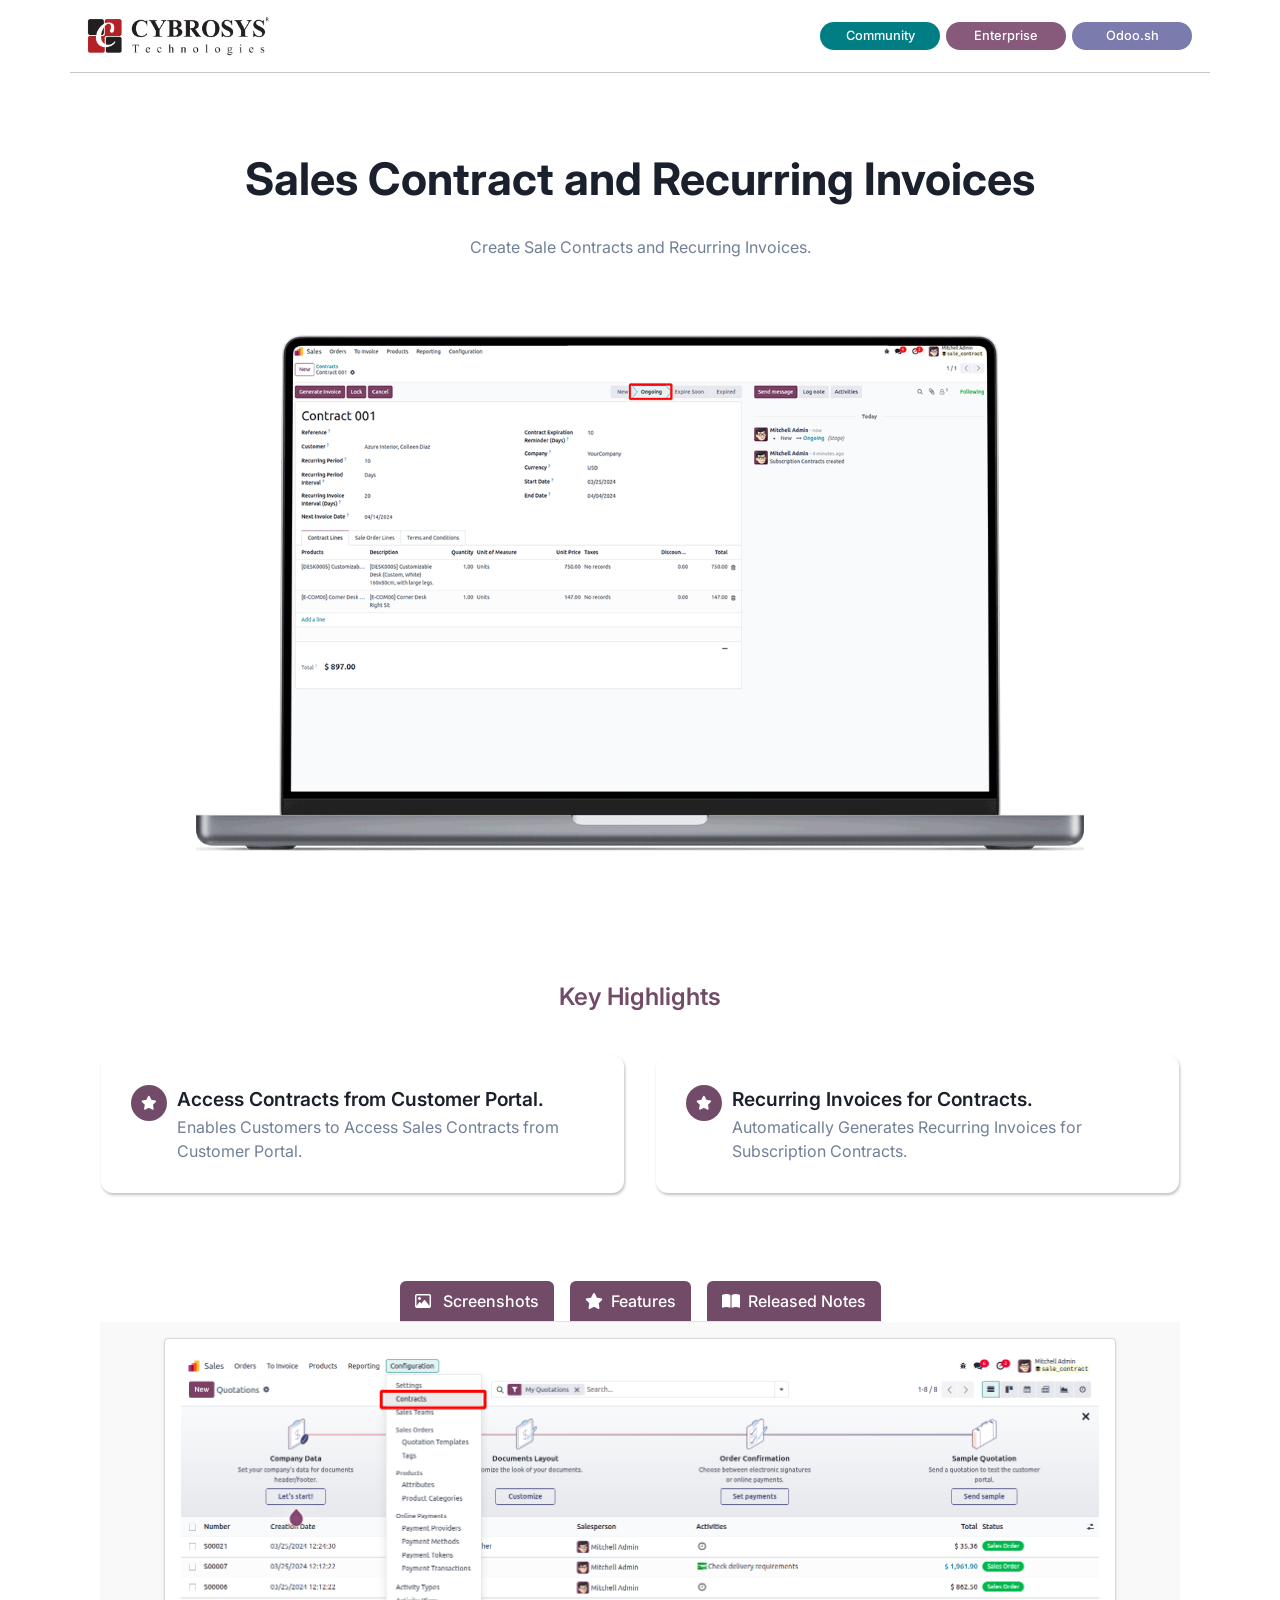
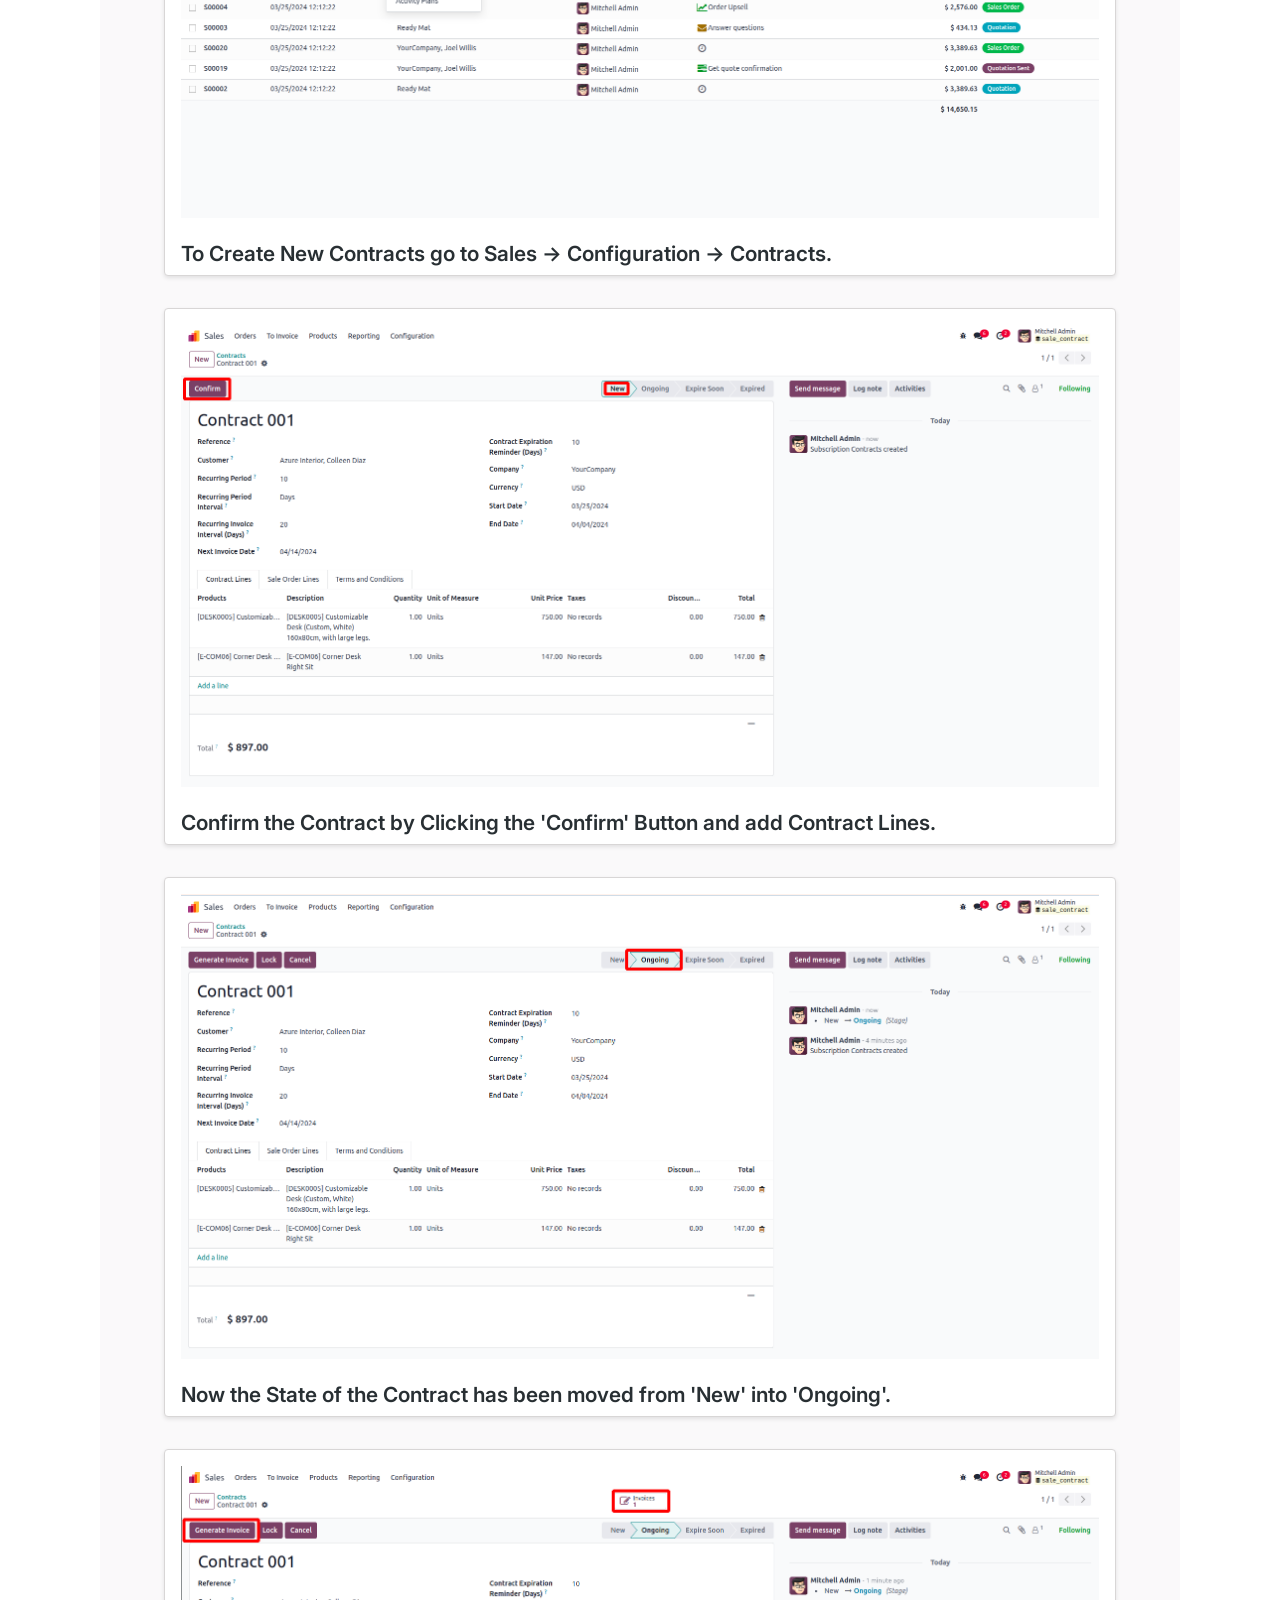
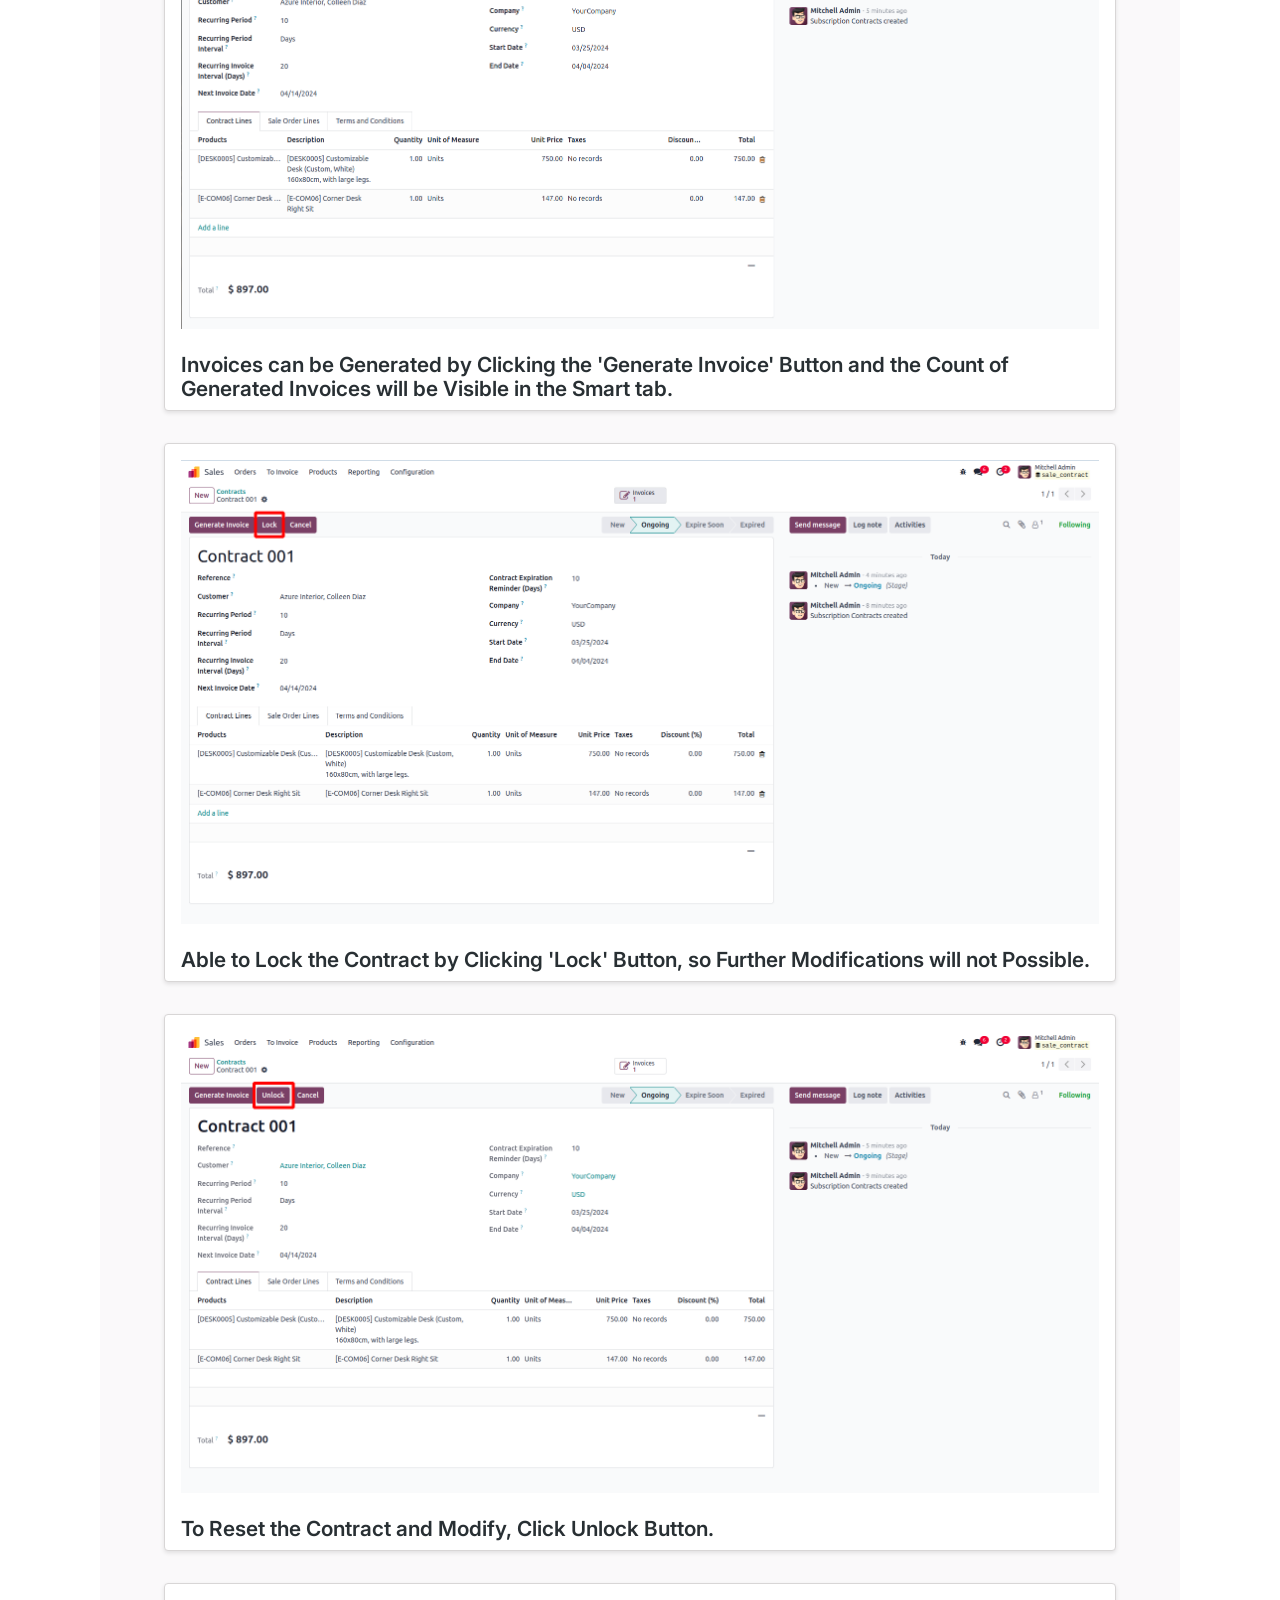
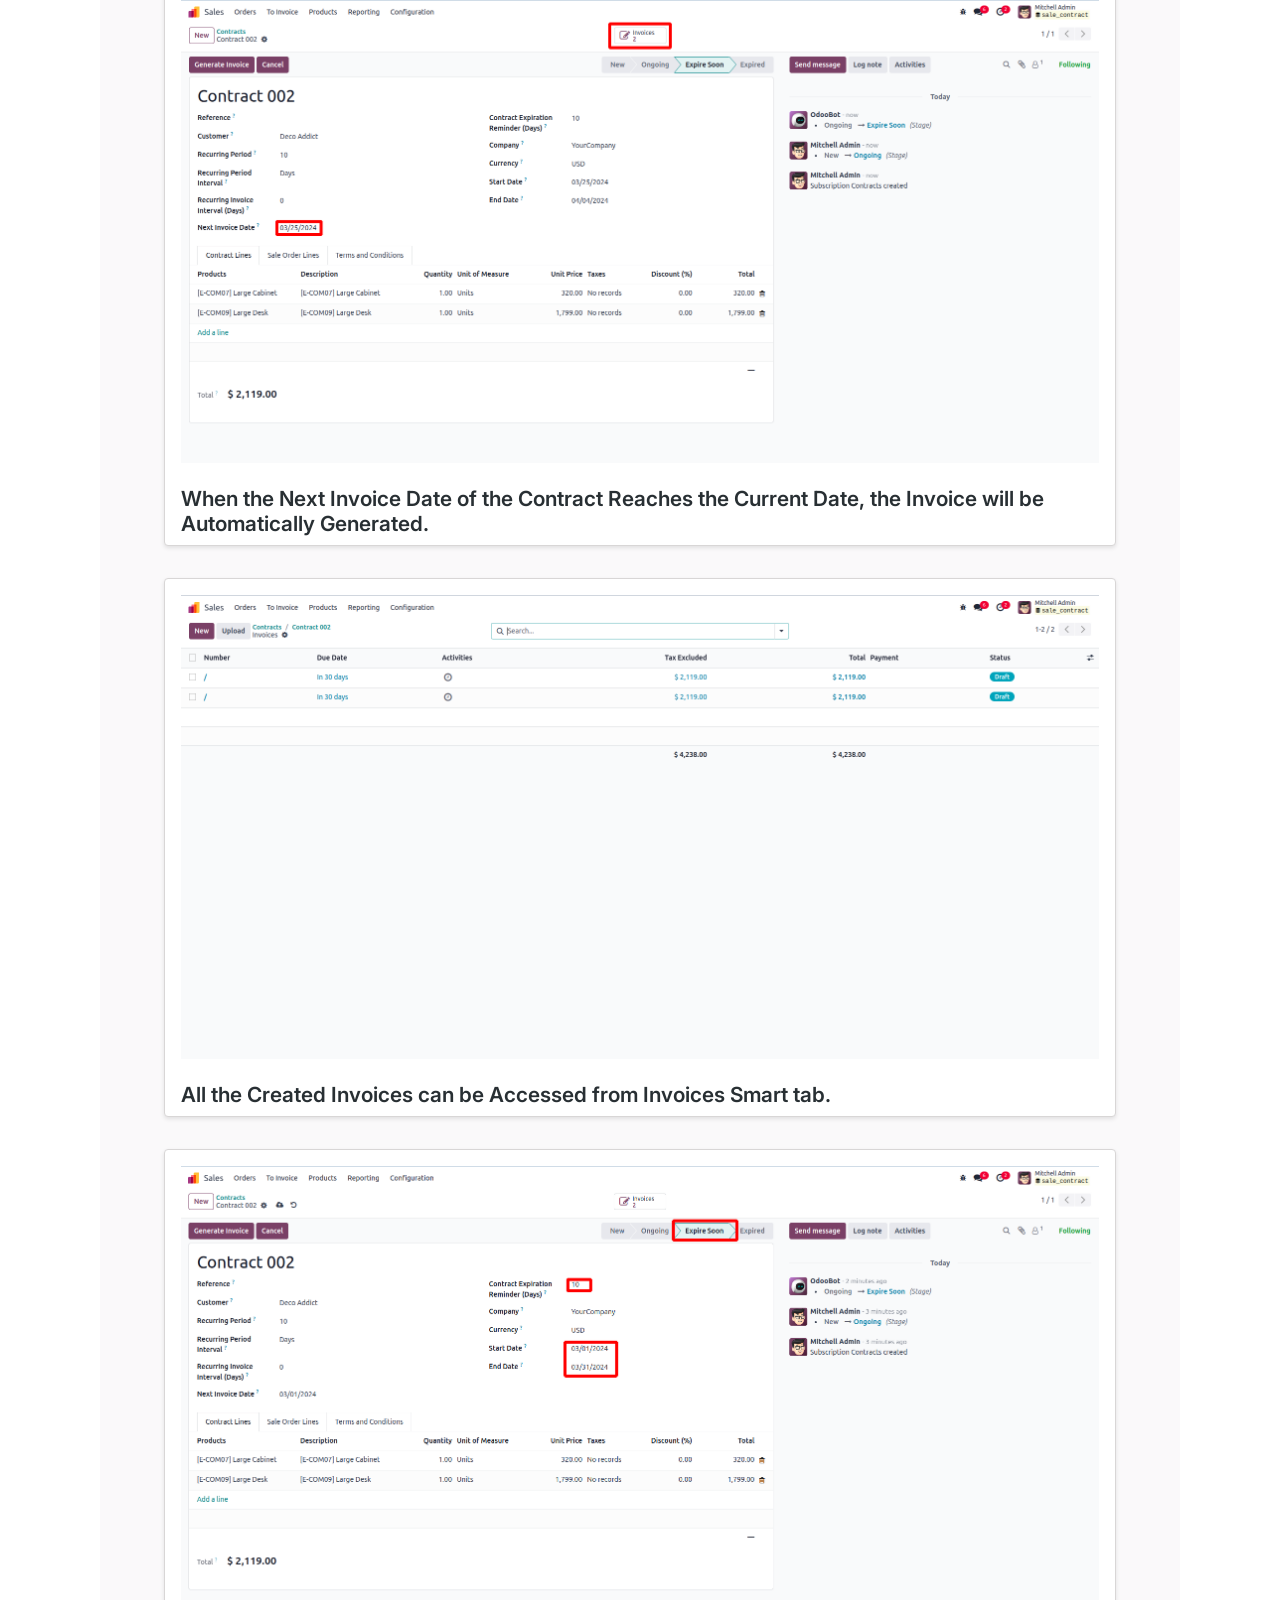
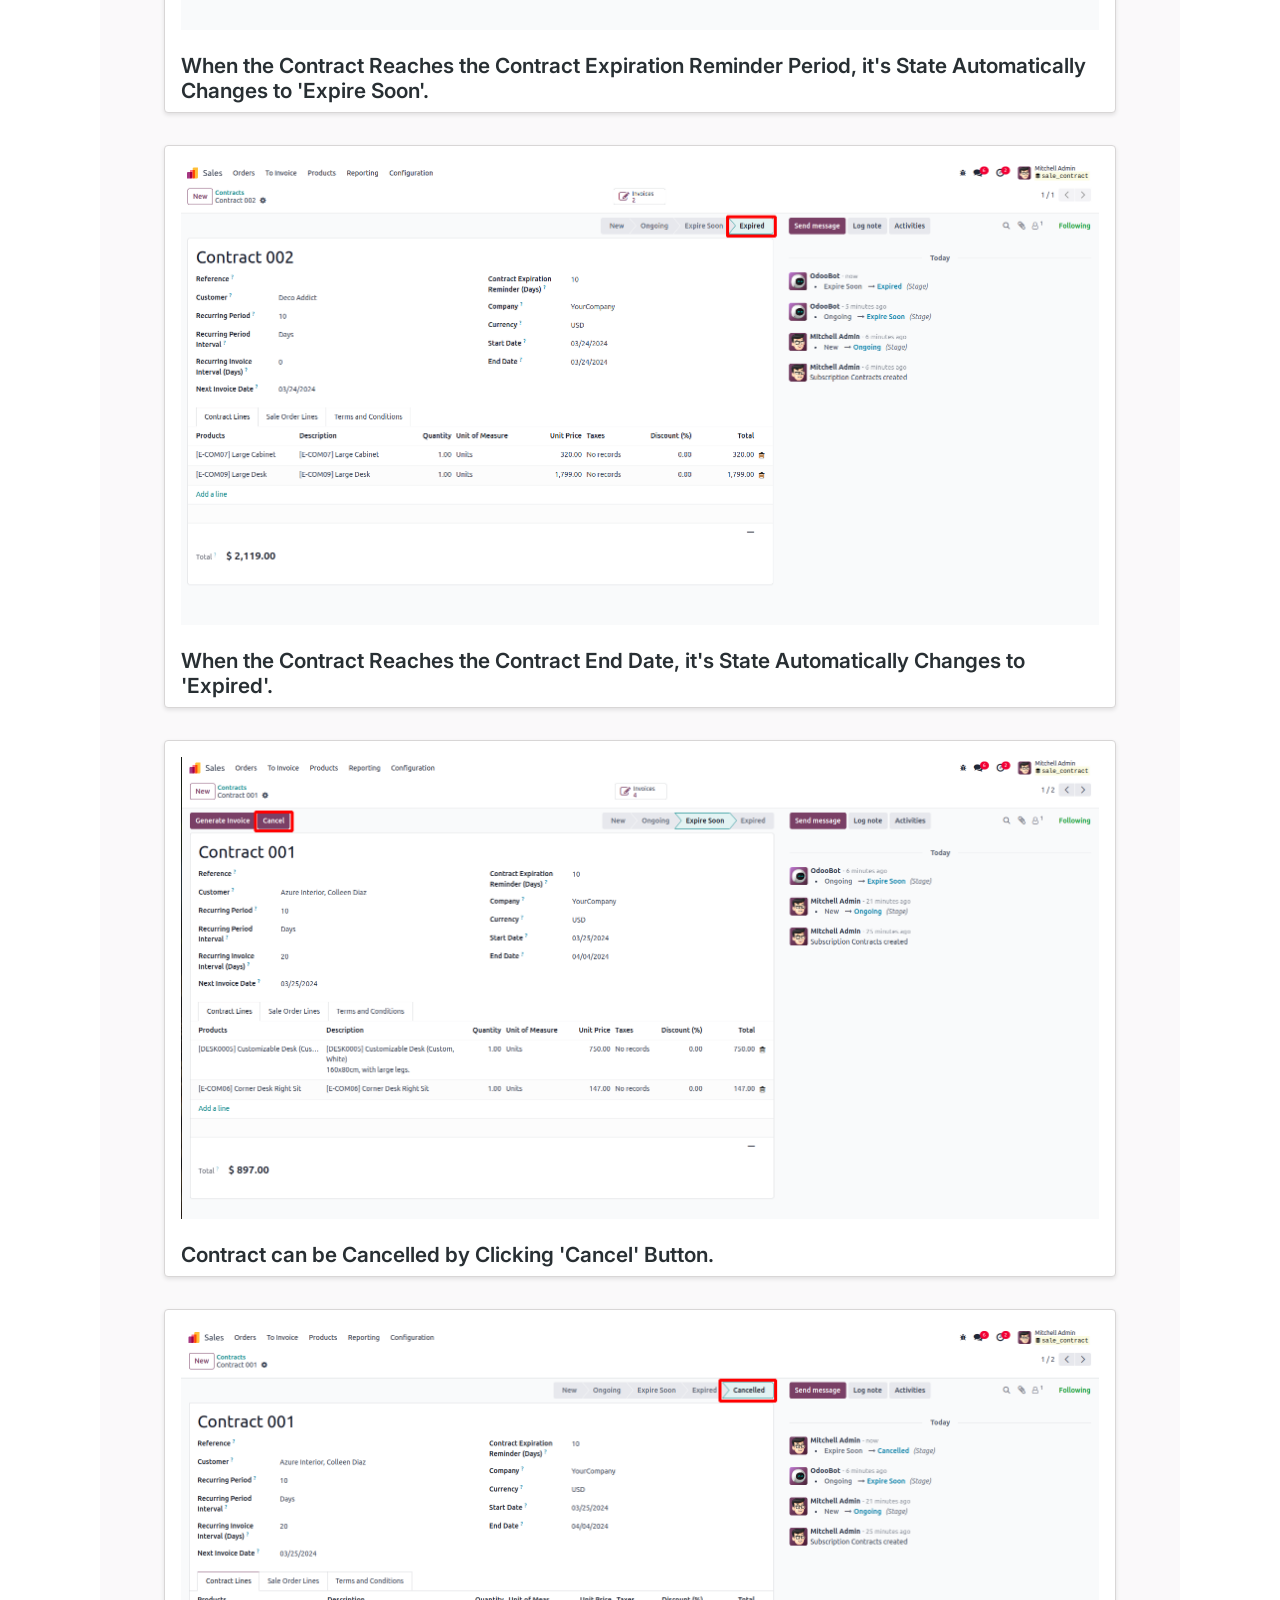
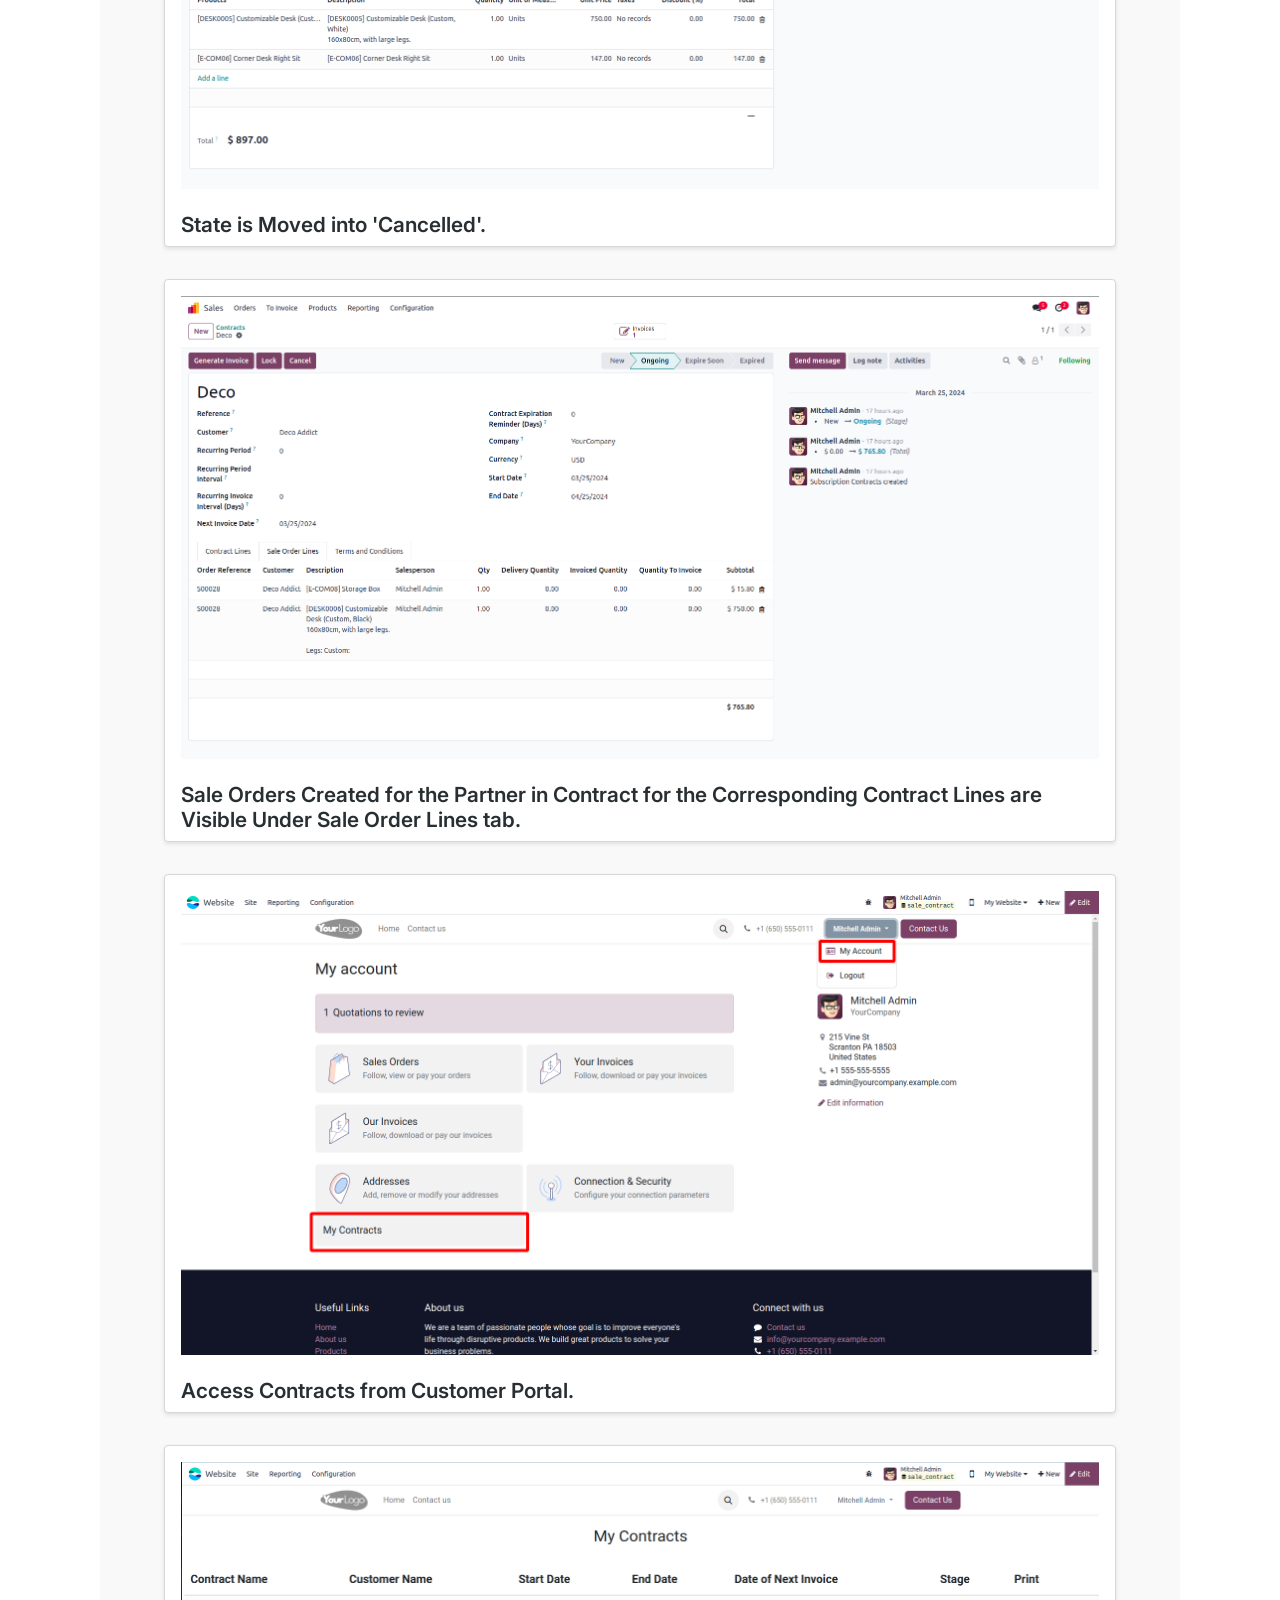
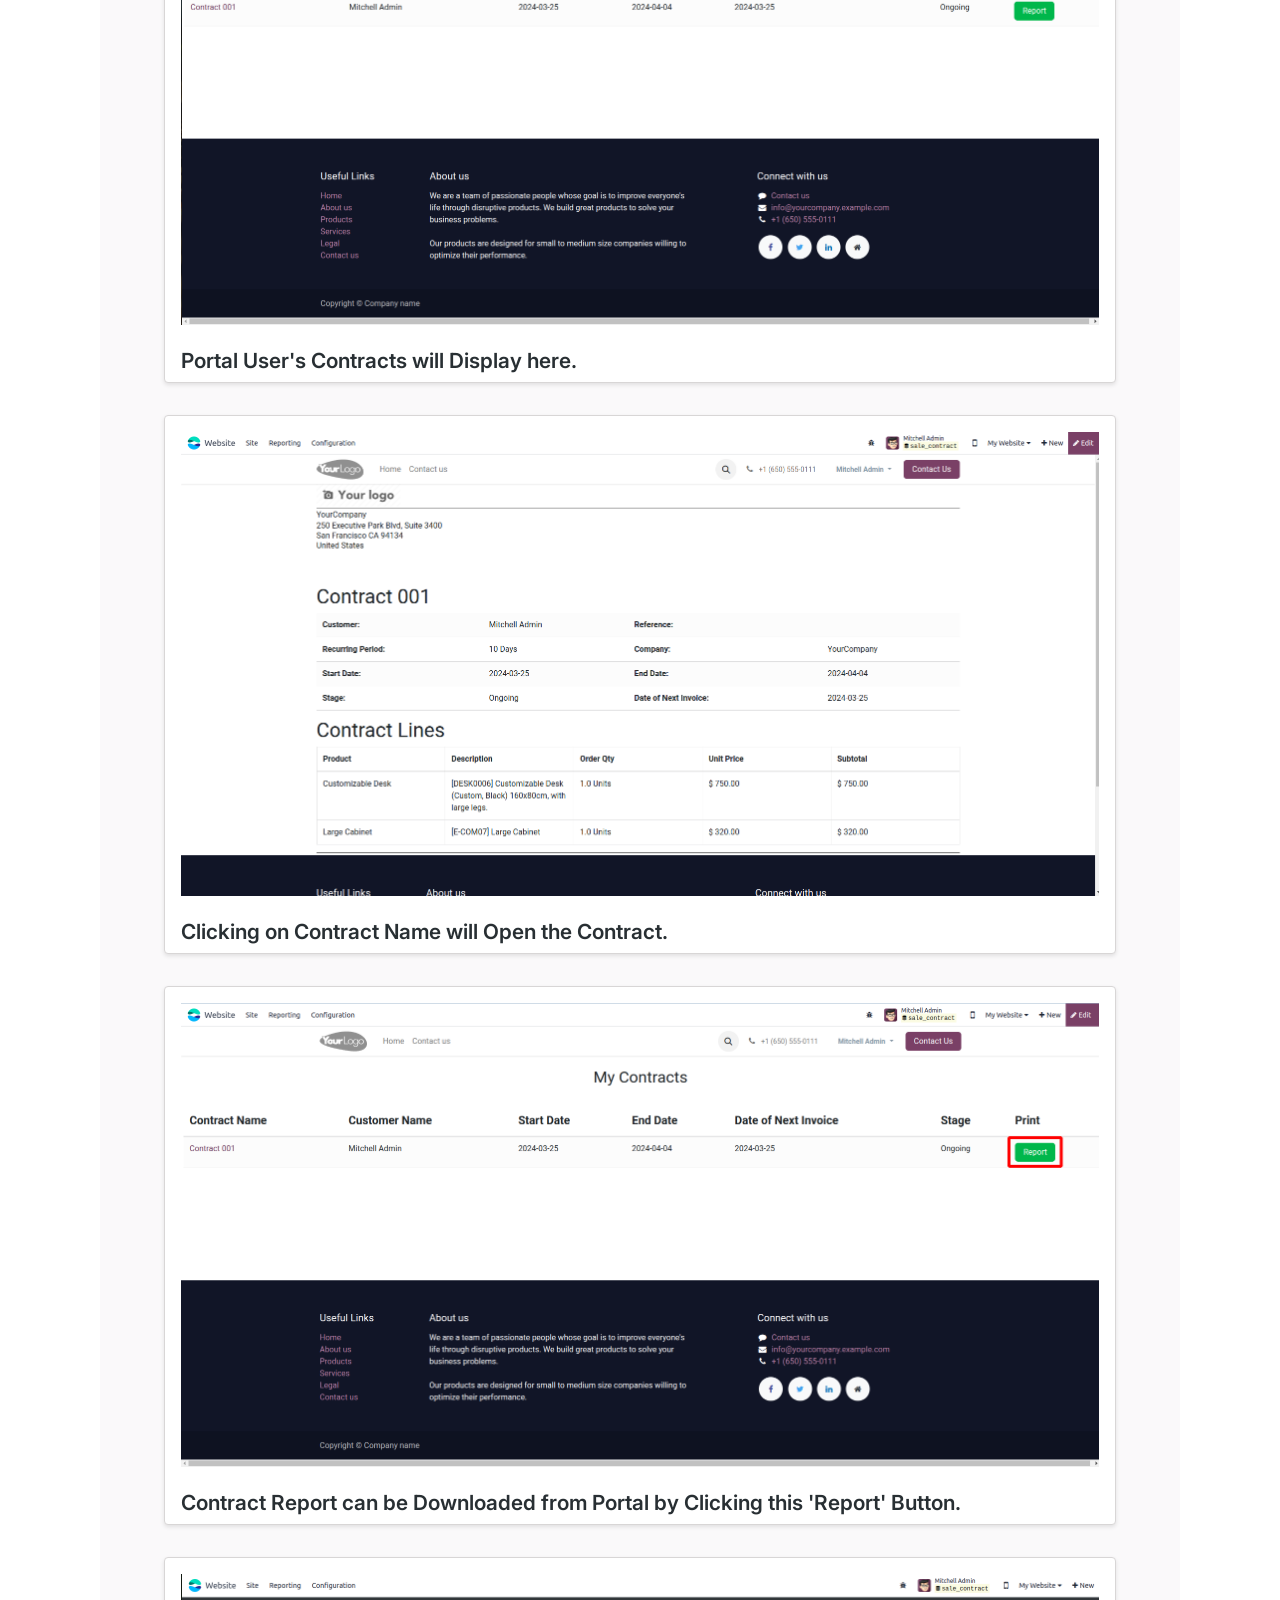
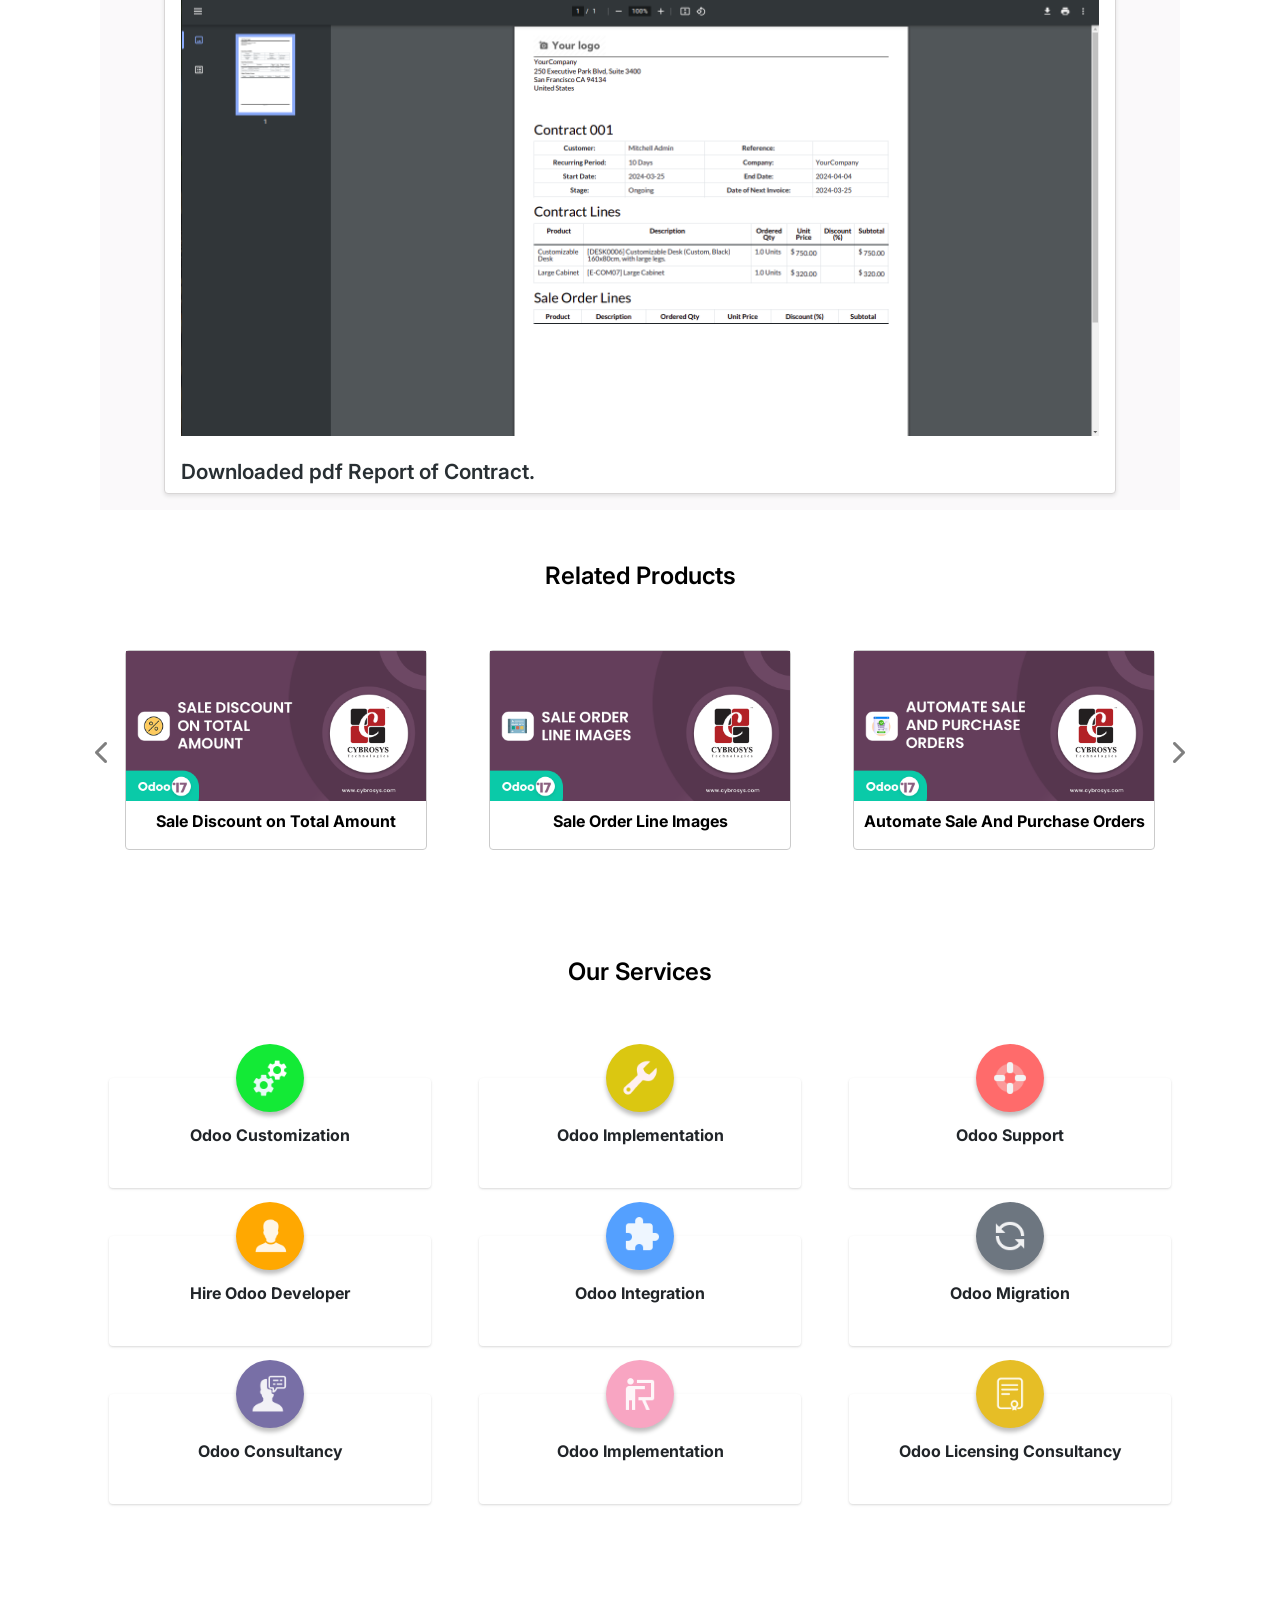
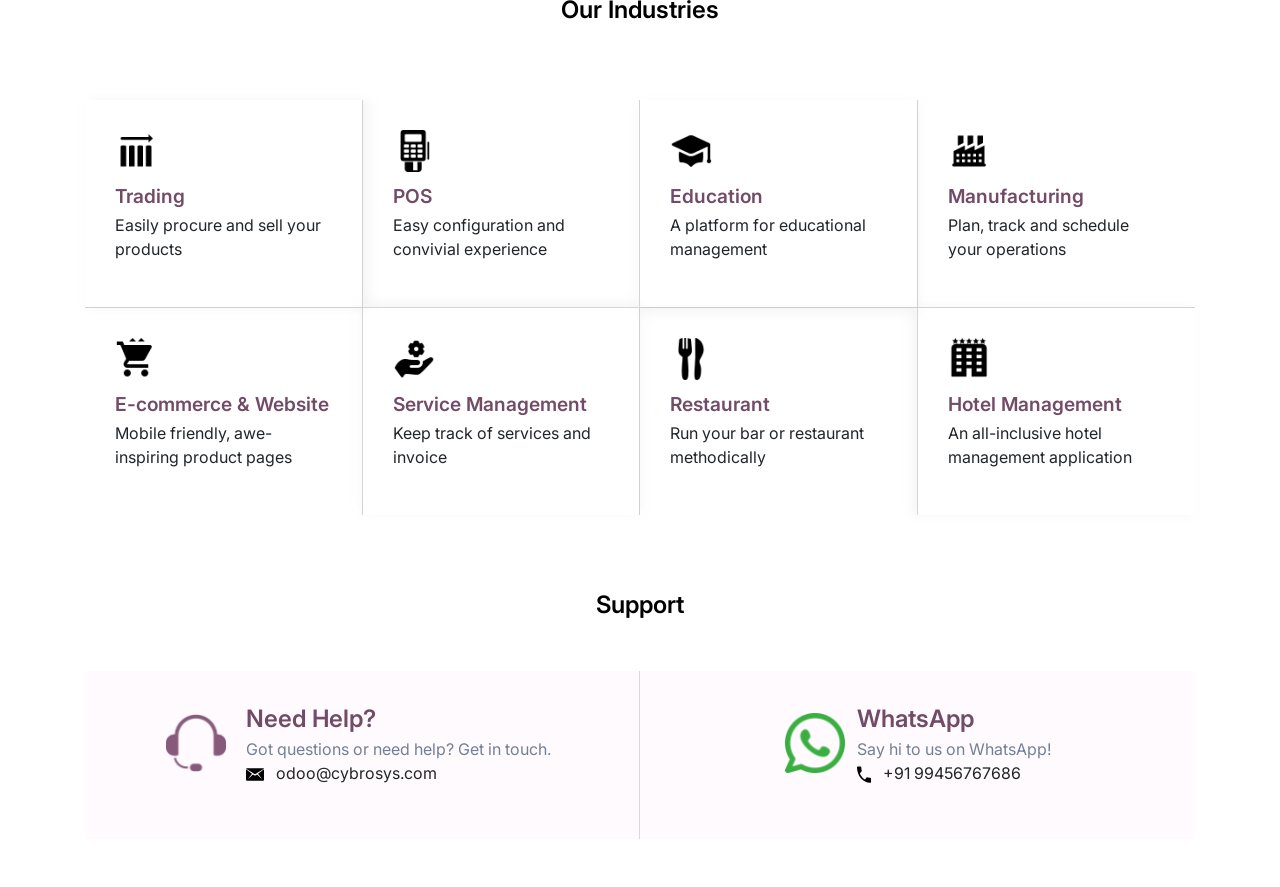
<file: sales_contract_and_recurring_invoices/static/description/index.html>
<!DOCTYPE html>
<html lang="en">
<head>
    <meta charset="UTF-8">
    <meta name="viewport" content="width=device-width, initial-scale=1.0">
    <title>Odoo App 3 Index</title>
    <!-- Bootstrap CSS -->
    <link rel="stylesheet" href="https://cdn.jsdelivr.net/npm/bootstrap@4.0.0/dist/css/bootstrap.min.css"
        integrity="sha384-Gn5384xqQ1aoWXA+058RXPxPg6fy4IWvTNh0E263XmFcJlSAwiGgFAW/dAiS6JXm" crossorigin="anonymous">
    <link rel="stylesheet" href="https://cdnjs.cloudflare.com/ajax/libs/font-awesome/6.2.1/css/all.min.css">
    <link rel="preconnect" href="https://fonts.googleapis.com">
    <link rel="preconnect" href="https://fonts.gstatic.com" crossorigin>
    <link href="https://fonts.googleapis.com/css2?family=Inter:wght@400;500;600;700;800&display=swap" rel="stylesheet">
</head>
<body>
    <section>
        <div class="container" style="font-family: 'Inter', sans-serif !important;background-color: #fff !important;">
            <div class="row">
                <div class="col-sm-12 col-md-12 col-lg-12 d-flex justify-content-between flex-wrap align-items-sm-center"
                    style="border-bottom:1px solid rgba(0, 0, 0, 0.22)">
                    <div class="my-3">
                        <img src="assets/misc/Cybrosys R.png" style="width:auto !important; height:40px !important">
                    </div>
                    <div class="my-3 d-flex align-items-center">
                        <div class="text-center"
                            style="background-color:#017E84 !important;font-size: 0.8rem !important; color:#fff !important; font-weight:500 !important; padding:4px !important; margin:0 3px !important; border-radius:50px !important; min-width: 120px !important;">
                            Community
                        </div>
                        <div class="text-center"
                            style="background-color:#875A7B !important; color:#fff !important;font-size: 0.8rem !important; font-weight:500 !important; padding:4px !important; margin:0 3px !important; border-radius:50px !important;min-width: 120px !important;">
                            Enterprise
                        </div>
                        <div class="text-center"
                            style="background-color:#7C7BAD !important; color:#fff !important;font-size: 0.8rem !important; font-weight:500 !important; padding:4px !important; margin:0 3px !important; border-radius:50px !important; min-width: 120px !important;">
                            Odoo.sh
                        </div>
                    </div>
                </div>
            </div>
            <div class="row">
                <div class="col-sm-12 col-md-12 col-lg-12 text-center d-flex align-items-center flex-column"
                    style="margin: 80px 0px !important;">
                    <h1 style="font-size: 2.8rem;font-weight: 700; color: 
                    #1A202C;">
                        Sales Contract and Recurring Invoices</h1>
                    <p class="my-3 mb-4"
                        style="max-width: 80%; font-weight: 400 !important; line-height: 32px; color: #718096;">
                       Create Sale Contracts and Recurring Invoices.
                    </p>
                    <div style="width: 80%; margin-top: 3rem;">
                        <img src="assets/screenshots/hero.gif" class="img-responsive" width="100%" height="auto">
                    </div>
                </div>
            </div>
            <div class="container mt-5 mb-5">
                <div class="col-lg-12 d-flex flex-column justify-content-center align-items-center mt-4">
                    <p class="m-0" style="font-weight: 600; font-size: 24px; color:#714b67 !important">Key Highlights
                    </p>
                </div>
                <div class="row py-4">
                    <div class="col-md-6 col-sm-12 p-3">
                        <div class="d-flex   h-100" style="padding: 30px;border-radius: 12px;
                                    background: #FFF;
                                    box-shadow: 1px 2px 3px 0px rgba(0, 0, 0, 0.25); ">
                            <div style="width: 36px; height: 36px; border-radius: 50%; background: #714B67;
                                    display: flex; justify-content: center; align-items: center;
                                    margin-right: 10px; flex-shrink: 0;">
                                <i class="fa-solid fa-star  " style="color: #fff;font-size:14px;"></i>
                            </div>
                            <div>
                                <p style="color: #1A202C;font-weight: 600; 
                                      font-size: 1.2rem; margin-bottom: 2px;">Access Contracts from Customer Portal.</p>
                                <p class="m-0" style="color:#718096">Enables Customers to Access Sales Contracts from Customer Portal.
                                </p>
                            </div>
                        </div>
                    </div>
                    <div class="col-md-6 col-sm-12 p-3">
                        <div class="d-flex   h-100" style="padding: 30px;border-radius: 12px;
                                    background: #FFF;
                                    box-shadow: 1px 2px 3px 0px rgba(0, 0, 0, 0.25); ">
                            <div style="width: 36px; height: 36px; border-radius: 50%; background: #714B67;
                                    display: flex; justify-content: center; align-items: center;
                                    margin-right: 10px; flex-shrink: 0;">
                                <i class="fa-solid fa-star  " style="color: #fff;font-size:14px;"></i>
                            </div>
                            <div>
                                <p style="color: #1A202C;font-weight: 600; 
                                      font-size: 1.2rem; margin-bottom: 2px;">Recurring Invoices for Contracts.</p>
                                <p class="m-0" style="color:#718096">Automatically Generates Recurring Invoices for Subscription Contracts.
                                </p>
                            </div>
                        </div>
                    </div>
                </div>
            </div>
            <div class="container rounded" >
                <ul class="nav nav-tabs d-flex" style="width: fit-content;margin: 0 auto;gap: 1rem;">
                    <li class="col text-center py-2 text-nowrap "
                        style="color: #fff; background-color: #714B67;border-radius: 6px 6px 0px 0px;"><a
                            class="active show" data-toggle="tab" href="#tab1"
                            style="color: #fff;font-weight: 500; background-color: #714B67; text-decoration: none;">
                            <i class="fa-regular fa-image  pr-2" style="color: #fff;"></i>
                            Screenshots</a></li>
                    <li class="col text-center py-2 text-nowrap "
                        style="color: #fff; background-color: #714B67;border-radius: 6px 6px 0px 0px;"><a
                            data-toggle="tab" href="#tab2"
                            style="color: #fff;font-weight: 500;  text-decoration: none;"><i
                                class="fa-solid fa-star  pr-2" style="color: #fff;"></i>Features</a></li>
                    <li class="col text-center py-2 text-nowrap "
                        style="color: #fff; background-color: #714B67;border-radius: 6px 6px 0px 0px;"><a
                            data-toggle="tab" href="#tab3"
                            style="color: #fff;font-weight: 500; text-decoration: none; background-color: #714B67;"><i
                                class="fa-solid fa-book-open  pr-2" style="color: #fff;"></i>Released Notes</a></li>
                </ul>
                <div class="tab-content" style="background-color: rgba(121, 113, 119, 0.04);">
                    <div id="tab1" class="tab-pane fade in active show">
                        <div class="col-lg-12 py-2" style="padding: 1rem 4rem !important;">
                            <div
                                style="border: 1px solid #d8d6d6; border-radius: 4px; background: #fff; box-shadow: 0 2px 4px rgba(0, 0, 0, 0.1);">
                                <div class="row justify-content-center p-3 w-100 m-0">
                                    <img src="assets/screenshots/1.png" class="img-responsive" width="100%" height="auto">
                                </div>
                                <div class="px-3">
                                    <h4 class="mt-2"
                                        style=" font-weight:600 !important; color:#282F33 !important; font-size:1.3rem !important">
                                       To Create New Contracts go to Sales -> Configuration -> Contracts.</h4>
                                </div>
                            </div>
                        </div>
                        <div class="col-lg-12 py-2" style="padding: 1rem 4rem !important;">
                            <div
                                style="border: 1px solid #d8d6d6; border-radius: 4px;  background: #fff; box-shadow: 0 2px 4px rgba(0, 0, 0, 0.1);">
                                <div class="row justify-content-center p-3 w-100 m-0">
                                    <img src="assets/screenshots/2.png" class="img-responsive" width="100%" height="auto">
                                </div>
                                <div class="px-3">
                                    <h4 class="mt-2"
                                        style=" font-weight:600 !important; color:#282F33 !important; font-size:1.3rem !important">
                                        Confirm the Contract by Clicking the 'Confirm' Button and add Contract Lines.</h4>
                                </div>
                            </div>
                        </div>
                        <div class="col-lg-12 py-2" style="padding: 1rem 4rem !important;">
                            <div
                                style="border: 1px solid #d8d6d6; border-radius: 4px;  background: #fff; box-shadow: 0 2px 4px rgba(0, 0, 0, 0.1);">
                                <div class="row justify-content-center p-3 w-100 m-0">
                                    <img src="assets/screenshots/3.png" class="img-responsive" width="100%" height="auto">
                                </div>
                                <div class="px-3">
                                    <h4 class="mt-2"
                                        style=" font-weight:600 !important; color:#282F33 !important; font-size:1.3rem !important">
                                        Now the State of the Contract has been moved from 'New' into 'Ongoing'.</h4>
                                </div>
                            </div>
                        </div>
                        <div class="col-lg-12 py-2" style="padding: 1rem 4rem !important;">
                            <div
                                style="border: 1px solid #d8d6d6; border-radius: 4px;  background: #fff; box-shadow: 0 2px 4px rgba(0, 0, 0, 0.1);">
                                <div class="row justify-content-center p-3 w-100 m-0">
                                    <img src="assets/screenshots/4.png" class="img-responsive" width="100%" height="auto">
                                </div>
                                <div class="px-3">
                                    <h4 class="mt-2"
                                        style=" font-weight:600 !important; color:#282F33 !important; font-size:1.3rem !important">
                                        Invoices can be Generated by Clicking the 'Generate Invoice' Button and the Count of
                                        Generated Invoices will be Visible in the Smart tab.</h4>
                                </div>
                            </div>
                        </div>
                        <div class="col-lg-12 py-2" style="padding: 1rem 4rem !important;">
                            <div
                                style="border: 1px solid #d8d6d6; border-radius: 4px;  background: #fff; box-shadow: 0 2px 4px rgba(0, 0, 0, 0.1);">
                                <div class="row justify-content-center p-3 w-100 m-0">
                                    <img src="assets/screenshots/5.png" class="img-responsive" width="100%" height="auto">
                                </div>
                                <div class="px-3">
                                    <h4 class="mt-2"
                                        style=" font-weight:600 !important; color:#282F33 !important; font-size:1.3rem !important">
                                        Able to Lock the Contract by Clicking 'Lock' Button, so Further Modifications will not Possible.</h4>
                                </div>
                            </div>
                        </div>
                        <div class="col-lg-12 py-2" style="padding: 1rem 4rem !important;">
                            <div
                                style="border: 1px solid #d8d6d6; border-radius: 4px;  background: #fff; box-shadow: 0 2px 4px rgba(0, 0, 0, 0.1);">
                                <div class="row justify-content-center p-3 w-100 m-0">
                                    <img src="assets/screenshots/6.png" class="img-responsive" width="100%" height="auto">
                                </div>
                                <div class="px-3">
                                    <h4 class="mt-2"
                                        style=" font-weight:600 !important; color:#282F33 !important; font-size:1.3rem !important">
                                        To Reset the Contract and Modify, Click Unlock Button.</h4>
                                </div>
                            </div>
                        </div>
                        <div class="col-lg-12 py-2" style="padding: 1rem 4rem !important;">
                            <div
                                style="border: 1px solid #d8d6d6; border-radius: 4px;  background: #fff; box-shadow: 0 2px 4px rgba(0, 0, 0, 0.1);">
                                <div class="row justify-content-center p-3 w-100 m-0">
                                    <img src="assets/screenshots/7.png" class="img-responsive" width="100%" height="auto">
                                </div>
                                <div class="px-3">
                                    <h4 class="mt-2"
                                        style=" font-weight:600 !important; color:#282F33 !important; font-size:1.3rem !important">
                                        When the Next Invoice Date of the Contract Reaches the Current Date, the Invoice will be
                                        Automatically Generated.</h4>
                                </div>
                            </div>
                        </div>
                        <div class="col-lg-12 py-2" style="padding: 1rem 4rem !important;">
                            <div
                                style="border: 1px solid #d8d6d6; border-radius: 4px;  background: #fff; box-shadow: 0 2px 4px rgba(0, 0, 0, 0.1);">
                                <div class="row justify-content-center p-3 w-100 m-0">
                                    <img src="assets/screenshots/8.png" class="img-responsive" width="100%" height="auto">
                                </div>
                                <div class="px-3">
                                    <h4 class="mt-2"
                                        style=" font-weight:600 !important; color:#282F33 !important; font-size:1.3rem !important">
                                        All the Created Invoices can be Accessed from Invoices Smart tab.</h4>
                                </div>
                            </div>
                        </div>
                        <div class="col-lg-12 py-2" style="padding: 1rem 4rem !important;">
                            <div
                                style="border: 1px solid #d8d6d6; border-radius: 4px;  background: #fff; box-shadow: 0 2px 4px rgba(0, 0, 0, 0.1);">
                                <div class="row justify-content-center p-3 w-100 m-0">
                                    <img src="assets/screenshots/9.png" class="img-responsive" width="100%" height="auto">
                                </div>
                                <div class="px-3">
                                    <h4 class="mt-2"
                                        style=" font-weight:600 !important; color:#282F33 !important; font-size:1.3rem !important">
                                        When the Contract Reaches the Contract Expiration Reminder Period, it's State Automatically Changes to 'Expire Soon'.</h4>
                                </div>
                            </div>
                        </div>
                        <div class="col-lg-12 py-2" style="padding: 1rem 4rem !important;">
                            <div
                                style="border: 1px solid #d8d6d6; border-radius: 4px;  background: #fff; box-shadow: 0 2px 4px rgba(0, 0, 0, 0.1);">
                                <div class="row justify-content-center p-3 w-100 m-0">
                                    <img src="assets/screenshots/10.png" class="img-responsive" width="100%" height="auto">
                                </div>
                                <div class="px-3">
                                    <h4 class="mt-2"
                                        style=" font-weight:600 !important; color:#282F33 !important; font-size:1.3rem !important">
                                        When the Contract Reaches the Contract End Date, it's State Automatically Changes to 'Expired'.</h4>
                                </div>
                            </div>
                        </div>
                        <div class="col-lg-12 py-2" style="padding: 1rem 4rem !important;">
                            <div
                                style="border: 1px solid #d8d6d6; border-radius: 4px;  background: #fff; box-shadow: 0 2px 4px rgba(0, 0, 0, 0.1);">
                                <div class="row justify-content-center p-3 w-100 m-0">
                                    <img src="assets/screenshots/11.png" class="img-responsive" width="100%" height="auto">
                                </div>
                                <div class="px-3">
                                    <h4 class="mt-2"
                                        style=" font-weight:600 !important; color:#282F33 !important; font-size:1.3rem !important">
                                        Contract can be Cancelled by Clicking 'Cancel' Button.</h4>
                                </div>
                            </div>
                        </div>
                        <div class="col-lg-12 py-2" style="padding: 1rem 4rem !important;">
                            <div
                                style="border: 1px solid #d8d6d6; border-radius: 4px;  background: #fff; box-shadow: 0 2px 4px rgba(0, 0, 0, 0.1);">
                                <div class="row justify-content-center p-3 w-100 m-0">
                                    <img src="assets/screenshots/12.png" class="img-responsive" width="100%" height="auto">
                                </div>
                                <div class="px-3">
                                    <h4 class="mt-2" style=" font-weight:600 !important; color:#282F33 !important; font-size:1.3rem !important">State is Moved into 'Cancelled'.</h4>
                                </div>
                            </div>
                        </div>
                        <div class="col-lg-12 py-2" style="padding: 1rem 4rem !important;">
                            <div
                                style="border: 1px solid #d8d6d6; border-radius: 4px;  background: #fff; box-shadow: 0 2px 4px rgba(0, 0, 0, 0.1);">
                                <div class="row justify-content-center p-3 w-100 m-0">
                                    <img src="assets/screenshots/18.png" class="img-responsive" width="100%" height="auto">
                                </div>
                                <div class="px-3">
                                    <h4 class="mt-2" style=" font-weight:600 !important; color:#282F33 !important; font-size:1.3rem !important">Sale Orders Created for the Partner in Contract for the Corresponding Contract Lines are
                                        Visible Under Sale Order Lines tab.</h4>
                                </div>
                            </div>
                        </div>
                        <div class="col-lg-12 py-2" style="padding: 1rem 4rem !important;">
                            <div
                                style="border: 1px solid #d8d6d6; border-radius: 4px;  background: #fff; box-shadow: 0 2px 4px rgba(0, 0, 0, 0.1);">
                                <div class="row justify-content-center p-3 w-100 m-0">
                                    <img src="assets/screenshots/13.png" class="img-responsive" width="100%" height="auto">
                                </div>
                                <div class="px-3">
                                    <h4 class="mt-2" style=" font-weight:600 !important; color:#282F33 !important; font-size:1.3rem !important">Access Contracts from Customer Portal.</h4>
                                </div>
                            </div>
                        </div>
                        <div class="col-lg-12 py-2" style="padding: 1rem 4rem !important;">
                            <div
                                style="border: 1px solid #d8d6d6; border-radius: 4px;  background: #fff; box-shadow: 0 2px 4px rgba(0, 0, 0, 0.1);">
                                <div class="row justify-content-center p-3 w-100 m-0">
                                    <img src="assets/screenshots/14.png" class="img-responsive" width="100%" height="auto">
                                </div>
                                <div class="px-3">
                                    <h4 class="mt-2" style=" font-weight:600 !important; color:#282F33 !important; font-size:1.3rem !important">Portal User's Contracts will Display here.</h4>
                                </div>
                            </div>
                        </div>
                        <div class="col-lg-12 py-2" style="padding: 1rem 4rem !important;">
                            <div
                                style="border: 1px solid #d8d6d6; border-radius: 4px;  background: #fff; box-shadow: 0 2px 4px rgba(0, 0, 0, 0.1);">
                                <div class="row justify-content-center p-3 w-100 m-0">
                                    <img src="assets/screenshots/15.png" class="img-responsive" width="100%" height="auto">
                                </div>
                                <div class="px-3">
                                    <h4 class="mt-2" style=" font-weight:600 !important; color:#282F33 !important; font-size:1.3rem !important">Clicking on Contract Name will Open the Contract.</h4>
                                </div>
                            </div>
                        </div>
                        <div class="col-lg-12 py-2" style="padding: 1rem 4rem !important;">
                            <div
                                style="border: 1px solid #d8d6d6; border-radius: 4px;  background: #fff; box-shadow: 0 2px 4px rgba(0, 0, 0, 0.1);">
                                <div class="row justify-content-center p-3 w-100 m-0">
                                    <img src="assets/screenshots/16.png" class="img-responsive" width="100%" height="auto">
                                </div>
                                <div class="px-3">
                                    <h4 class="mt-2" style=" font-weight:600 !important; color:#282F33 !important; font-size:1.3rem !important">
                                        Contract Report can be Downloaded from Portal by Clicking this 'Report' Button.</h4>
                                </div>
                            </div>
                        </div>
                        <div class="col-lg-12 py-2" style="padding: 1rem 4rem !important;">
                            <div
                                style="border: 1px solid #d8d6d6; border-radius: 4px;  background: #fff; box-shadow: 0 2px 4px rgba(0, 0, 0, 0.1);">
                                <div class="row justify-content-center p-3 w-100 m-0">
                                    <img src="assets/screenshots/17.png" class="img-responsive" width="100%" height="auto">
                                </div>
                                <div class="px-3">
                                    <h4 class="mt-2" style=" font-weight:600 !important; color:#282F33 !important; font-size:1.3rem !important">
                                        Downloaded pdf Report of Contract.</h4>
                                </div>
                            </div>
                        </div>
                    </div>
                    <div id="tab2" class="tab-pane fade">
                        <div class="col-mg-12" style="padding: 1rem 4rem;">
                            <ul style="list-style: none; padding: 1rem 0;font-weight: 500;">
                                <li class="py-3"
                                    style="font-weight: 500;background-color: #fff; border-radius: 4px; padding: 1rem; margin-bottom: 1rem; box-shadow: 0 2px 4px rgba(0, 0, 0, 0.1);">
                                    <span style="margin-right: 12px;"><img src="assets/misc/star (1) 2.svg" alt=""
                                            width="16px"></span>Access Sale Contracts from Portal.
                                </li>
                                <li class="py-3"
                                    style="font-weight: 500;background-color: #fff; border-radius: 4px; padding: 1rem; margin-bottom: 1rem; box-shadow: 0 2px 4px rgba(0, 0, 0, 0.1);">
                                    <span style="margin-right: 12px;"><img src="assets/misc/star (1) 2.svg" alt=""
                                            width="16px"></span>Download the Contract Subscription Report.
                                </li>
                                <li class="py-3"
                                    style="font-weight: 500;background-color: #fff; border-radius: 4px; padding: 1rem; margin-bottom: 1rem; box-shadow: 0 2px 4px rgba(0, 0, 0, 0.1);">
                                    <span style="margin-right: 12px;"><img src="assets/misc/star (1) 2.svg" alt=""
                                            width="16px"></span>Automatically Generate Recurring Invoices.
                                </li>
                                <li class="py-3"
                                    style="font-weight: 500;background-color: #fff; border-radius: 4px; padding: 1rem; margin-bottom: 1rem; box-shadow: 0 2px 4px rgba(0, 0, 0, 0.1);">
                                    <span style="margin-right: 12px;"><img src="assets/misc/star (1) 2.svg" alt=""
                                            width="16px"></span>Automatically Changes the State of Invoices based on Contract Period.
                                </li>
                            </ul>
                        </div>
                    </div>
                    <div id="tab3" class="tab-pane fade">
                        <div class="col-mg-12 active" style="padding: 1rem 4rem;">
                            <div class="py-3"
                                style="font-weight: 500;background-color: #fff; border-radius: 4px; padding: 1rem; box-shadow: 0 2px 4px rgba(0, 0, 0, 0.1);">
                                <div class="d-flex mb-3" style="font-size: 0.8rem; font-weight: 500;"><span>Version
                                        17.0.1.0.0</span><span class="px-2">|</span><span
                                        style="color: #714B67;font-weight: 600;">Released on:26th April 2024</span>
                                </div>
                                <p class="m-0"
                                    style=" color:#718096!important; font-size:1rem !important;line-height: 28px;">
                                    Initial Commit for Sales Contract and Recurring Invoices.</p>
                            </div>
                        </div>
                    </div>
                </div>
            </div>
            <div class="container mt-5">
                <div class="col-lg-12 d-flex flex-column justify-content-center align-items-center mt-5">
                    <p class="m-0" style="font-weight: 600; font-size: 24px; color:#000 !important">Related Products</p>
                </div>
            </div>
            <div id="myCarousel" class="carousel slide py-3" data-ride="carousel">
                <div class="carousel-inner">
                    <div class="carousel-item active">
                        <div class="row p-4">
                            <div class="col">
                                <div class="p-3">
                                    <a href="https://apps.odoo.com/apps/modules/17.0/sale_discount_total/" style="color: #000; text-decoration: none;">
                                        <div style="border:1px solid #CBCBCB !important;border-radius: 4px;">
                                            <div style="width: 300px; ">
                                                <img src="assets/modules/sale_discount_total.png" alt="" width="100%" height="auto">
                                            </div>
                                            <p class="text-center pt-2 text-black font-weight-bold">Sale Discount on Total Amount</p>
                                        </div>
                                    </a>
                                </div>
                            </div>
                            <div class="col">
                                <div class="p-3">
                                    <a href="https://apps.odoo.com/apps/modules/17.0/sale_product_image/" style="color: #000; text-decoration: none;">
                                        <div style="border:1px solid #CBCBCB !important;border-radius: 4px;">
                                            <div style="width: 300px; ">
                                                <img src="assets/modules/sale_product_image.png" alt="" width="100%" height="auto">
                                            </div>
                                            <p class="text-center pt-2 text-black font-weight-bold">Sale Order Line Images</p>
                                        </div>
                                    </a>
                                </div>
                            </div>
                            <div class="col">
                                <div class="p-3">
                                    <a href="https://apps.odoo.com/apps/modules/17.0/sale_purchase_automated/" style="color: #000; text-decoration: none;">
                                        <div style="border:1px solid #CBCBCB !important;border-radius: 4px;">
                                            <div style="width: 300px; ">
                                                <img src="assets/modules/sale_purchase_automated.png" alt="" width="100%" height="auto">
                                            </div>
                                            <p class="text-center pt-2 text-black font-weight-bold">Automate Sale And Purchase Orders</p>
                                        </div>
                                    </a>
                                </div>
                            </div>
                        </div>
                    </div>
                    <div class="carousel-item">
                        <div class="row p-4">
                            <div class="col">
                                <div class="p-3">
                                    <a href="https://apps.odoo.com/apps/modules/17.0/subscription_package/" style="color: #000; text-decoration: none;">
                                        <div style="border:1px solid #CBCBCB !important;border-radius: 4px;">
                                            <div style="width: 300px; ">
                                                <img src="assets/modules/subscription_package.png" alt="" width="100%" height="auto">
                                            </div>
                                            <p class="text-center pt-2 text-black font-weight-bold">Subscription Management</p>
                                        </div>
                                    </a>
                                </div>
                            </div>
                            <div class="col">
                                <div class="p-3">
                                    <a href="https://apps.odoo.com/apps/modules/17.0/dynamic_product_fields/" style="color: #000; text-decoration: none;">
                                        <div style="border:1px solid #CBCBCB !important;border-radius: 4px;">
                                            <div style="width: 300px;">
                                                <img src="assets/modules/dynamic_product_fields.png" alt="" width="100%" height="auto">
                                            </div>
                                            <p class="text-center pt-2 text-black font-weight-bold">Product Custom Fields</p>
                                        </div>
                                    </a>
                                </div>
                            </div>
                            <div class="col">
                                <div class="p-3">
                                    <a href="https://apps.odoo.com/apps/modules/17.0/sale_purchase_previous_product_cost/" style="color: #000; text-decoration: none;">
                                        <div style="border:1px solid #CBCBCB !important;border-radius: 4px;">
                                            <div style="width: 300px;">
                                                <img src="assets/modules/sale_purchase_previous_product_cost.png" alt="" width="100%" height="auto">
                                            </div>
                                            <p class="text-center pt-2 text-black font-weight-bold">Previous Sale/Purchase Product Rates</p>
                                        </div>
                                    </a>
                                </div>
                            </div>
                        </div>
                    </div>
                </div>
                <a class="carousel-control-prev" href="#myCarousel" data-slide="prev" style="width: 35px; color: #000;">
                    <span class="carousel-control-prev-icon">
                        <i class="fa fa-chevron-left" style="font-size: 24px;"></i>
                    </span>
                </a>
                <a class="carousel-control-next" href="#myCarousel" data-slide="next" style="width: 35px; color: #000;">
                    <span class="carousel-control-next-icon">
                        <i class="fa fa-chevron-right" style="font-size: 24px;"></i>
                    </span>
                </a>
            </div>
            <div class="container mt-5">
                <div class="col-lg-12 d-flex flex-column justify-content-center align-items-center mt-4">
                    <p class="m-0" style="font-weight: 600; font-size: 24px; color:#000 !important">Our Services</p>
                </div>
            </div>
            <div class="container my-5">
                <div class="row py-3">
                    <div class="col-md-4 col-sm-6 px-4 py-4">
                        <div
                            style="background-color: #fff; padding: 25px; text-align: center;  box-shadow: rgba(0, 0, 0, 0.1) 0px 1px 3px 0px, rgba(0, 0, 0, 0.06) 0px 1px 2px 0px; position: relative;border-radius: 4px;">
                            <div style="position: absolute; top: 0%; left: 50%; transform: translate(-50%, -50%);">
                                <div style="background-color:#13EA36 ; border-radius: 50%; padding: 15px;    width: 68px;
                                    height: 68px; display: inline-block; box-shadow:0px 4px 4px rgba(0, 0, 0, 0.25);">
                                    <img src="assets/icons/cogs.png" alt="service-icon" width="38px" height="auto">
                                </div>
                            </div>
                            <p style="margin-top: 20px; font-weight: bold;">Odoo Customization</p>
                        </div>
                    </div>
                    <div class="col-md-4 col-sm-6 px-4 py-4">
                        <div
                            style="background-color: #fff; padding: 25px; text-align: center; box-shadow: rgba(0, 0, 0, 0.1) 0px 1px 3px 0px, rgba(0, 0, 0, 0.06) 0px 1px 2px 0px; position: relative;border-radius: 4px;">
                            <div style="position: absolute; top: 0%; left: 50%; transform: translate(-50%, -50%);">
                                <div style="background-color:#DBC711; border-radius: 50%; padding: 15px;    width: 68px;
                                    height: 68px; display: inline-block; box-shadow:0px 4px 4px rgba(0, 0, 0, 0.25);">
                                    <img src="assets/icons/wrench.png" alt="service-icon" width="38px" height="auto">
                                </div>
                            </div>
                            <p style="margin-top: 20px; font-weight: bold;">Odoo Implementation</p>
                        </div>
                    </div>
                    <div class="col-md-4 col-sm-6 px-4 py-4">
                        <div
                            style="background-color: #fff; padding: 25px; text-align: center;  box-shadow: rgba(0, 0, 0, 0.1) 0px 1px 3px 0px, rgba(0, 0, 0, 0.06) 0px 1px 2px 0px; position: relative; border-radius: 4px;">
                            <div style="position: absolute; top: 0%; left: 50%; transform: translate(-50%, -50%);">
                                <div style="background-color:#FF6B6B ; border-radius: 50%; padding: 15px;    width: 68px;
                                    height: 68px; display: inline-block; box-shadow:0px 4px 4px rgba(0, 0, 0, 0.25);">
                                    <img src="assets/icons/lifebuoy.png" alt="service-icon" width="38px" height="auto">
                                </div>
                            </div>
                            <p style="margin-top: 20px; font-weight: bold;">Odoo Support</p>
                        </div>
                    </div>
                    <div class="col-md-4 col-sm-6 px-4 py-4">
                        <div
                            style="background-color: #fff; padding: 25px; text-align: center; box-shadow: rgba(0, 0, 0, 0.1) 0px 1px 3px 0px, rgba(0, 0, 0, 0.06) 0px 1px 2px 0px; position: relative; border-radius: 4px;">
                            <div style="position: absolute; top: 0%; left: 50%; transform: translate(-50%, -50%);">
                                <div style="background-color:#FFA801 ; border-radius: 50%; padding: 15px;    width: 68px;
                                    height: 68px; display: inline-block; box-shadow:0px 4px 4px rgba(0, 0, 0, 0.25);">
                                    <img src="assets/icons/user.png" alt="service-icon" width="38px" height="auto">
                                </div>
                            </div>
                            <p style="margin-top: 20px; font-weight: bold;">Hire Odoo Developer</p>
                        </div>
                    </div>
                    <div class="col-md-4 col-sm-6 px-4 py-4">
                        <div
                            style="background-color: #fff; padding: 25px; text-align: center;  box-shadow: rgba(0, 0, 0, 0.1) 0px 1px 3px 0px, rgba(0, 0, 0, 0.06) 0px 1px 2px 0px; position: relative; border-radius: 4px;">
                            <div style="position: absolute; top: 0%; left: 50%; transform: translate(-50%, -50%);">
                                <div style="background-color:#54A0FF; border-radius: 50%; padding: 15px;    width: 68px;
                                    height: 68px; display: inline-block; box-shadow:0px 4px 4px rgba(0, 0, 0, 0.25);">
                                    <img src="assets/icons/puzzle.png" alt="service-icon" width="38px" height="auto">
                                </div>
                            </div>
                            <p style="margin-top: 20px; font-weight: bold;">Odoo Integration</p>
                        </div>
                    </div>
                    <div class="col-md-4 col-sm-6 px-4 py-4">
                        <div
                            style="background-color: #fff; padding: 25px; text-align: center;  box-shadow: rgba(0, 0, 0, 0.1) 0px 1px 3px 0px, rgba(0, 0, 0, 0.06) 0px 1px 2px 0px; position: relative;border-radius: 4px;">
                            <div style="position: absolute; top: 0%; left: 50%; transform: translate(-50%, -50%);">
                                <div style="background-color:#6D7680 ; border-radius: 50%; padding: 15px;    width: 68px;
                                    height: 68px; display: inline-block; box-shadow:0px 4px 4px rgba(0, 0, 0, 0.25);">
                                    <img src="assets/icons/update.png" alt="service-icon" width="38px" height="auto">
                                </div>
                            </div>
                            <p style="margin-top: 20px; font-weight: bold;">Odoo Migration</p>
                        </div>
                    </div>
                    <div class="col-md-4 col-sm-6 px-4 py-4">
                        <div
                            style="background-color: #fff; padding: 25px; text-align: center;  box-shadow: rgba(0, 0, 0, 0.1) 0px 1px 3px 0px, rgba(0, 0, 0, 0.06) 0px 1px 2px 0px; position: relative;border-radius: 4px;">
                            <div style="position: absolute; top: 0%; left: 50%; transform: translate(-50%, -50%);">
                                <div style="background-color:#786FA6 ; border-radius: 50%; padding: 15px;    width: 68px;
                                    height: 68px; display: inline-block; box-shadow:0px 4px 4px rgba(0, 0, 0, 0.25);">
                                    <img src="assets/icons/consultation.png" alt="service-icon" width="38px" height="auto">
                                </div>
                            </div>
                            <p style="margin-top: 20px; font-weight: bold;">Odoo Consultancy</p>
                        </div>
                    </div>
                    <div class="col-md-4 col-sm-6 px-4 py-4">
                        <div
                            style="background-color: #fff; padding: 25px; text-align: center; box-shadow: rgba(0, 0, 0, 0.1) 0px 1px 3px 0px, rgba(0, 0, 0, 0.06) 0px 1px 2px 0px;position: relative;border-radius: 4px;">
                            <div style="position: absolute; top: 0%; left: 50%; transform: translate(-50%, -50%);">
                                <div style="background-color:#F8A5C2 ; border-radius: 50%; padding: 15px;    width: 68px;
                                    height: 68px; display: inline-block; box-shadow:0px 4px 4px rgba(0, 0, 0, 0.25);">
                                    <img src="assets/icons/training.png" alt="service-icon" width="38px" height="auto">
                                </div>
                            </div>
                            <p style="margin-top: 20px; font-weight: bold;">Odoo Implementation</p>
                        </div>
                    </div>
                    <div class="col-md-4 col-sm-6 px-4 py-4">
                        <div
                            style="background-color: #fff; padding: 25px; text-align: center;  box-shadow: rgba(0, 0, 0, 0.1) 0px 1px 3px 0px, rgba(0, 0, 0, 0.06) 0px 1px 2px 0px; position: relative;border-radius: 4px;">
                            <div style="position: absolute; top: 0%; left: 50%; transform: translate(-50%, -50%);">
                                <div style="background-color:#E6BE26; border-radius: 50%; padding: 15px;    width: 68px;
                                    height: 68px; display: inline-block; box-shadow:0px 4px 4px rgba(0, 0, 0, 0.25);">
                                    <img src="assets/icons/license.png" alt="service-icon" width="38px" height="auto">
                                </div>
                            </div>
                            <p style="margin-top: 20px; font-weight: bold;">Odoo Licensing Consultancy</p>
                        </div>
                    </div>
                </div>
            </div>
            <div class="container mt-5">
                <div class="col-lg-12 d-flex flex-column justify-content-center align-items-center mt-4">
                    <p class="m-0" style="font-weight: 600; font-size: 24px; color:#000 !important">Our Industries</p>

                </div>
            </div>
            <div class="container">
                <div class="row my-5 py-4">
                    <div class="col-md-3 col-sm-6 p-0">
                        <div class="d-flex flex-column h-100 "
                            style="border-right: 1px solid rgb(209, 209, 209); border-bottom: 1px solid  rgb(209, 209, 209); padding: 30px; box-shadow: 6px 0 10px rgba(228, 227, 227, 0.373);">
                            <img src="assets/icons/trading-black.png" width="42px" height="auto" alt="">
                            <p style="color: #714B67;font-weight: 600; margin-top: 10px;
                           font-size: 1.2rem; margin-bottom: 2px;">Trading</p>
                            <p>Easily procure and sell your products</p>
                        </div>
                    </div>
                    <div class="col-md-3 col-sm-6  p-0">
                        <div class="d-flex flex-column h-100"
                            style="border-right: 1px solid rgb(209, 209, 209);border-bottom: 1px solid  rgb(209, 209, 209); padding: 30px;">
                            <img src="assets/icons/pos-black.png" width="42px" height="auto" alt="">
                            <p style="color: #714B67;font-weight: 600; margin-top: 10px;
                            font-size: 1.2rem; margin-bottom: 2px;">POS</p>
                            <p>Easy configuration and convivial experience</p>
                        </div>
                    </div>
                    <div class="col-md-3 col-sm-6  p-0">
                        <div class="d-flex flex-column h-100"
                            style="border-right: 1px solid  rgb(209, 209, 209);border-bottom: 1px solid   rgba(0, 0, 0, 0.2); padding: 30px; box-shadow: 0 5px 10px  rgba(228, 227, 227, 0.373)">
                            <img src="assets/icons/education-black.png" width="42px" height="auto" alt="">
                            <p style="color: #714B67;font-weight: 600; margin-top: 10px;
                            font-size: 1.2rem; margin-bottom: 2px;">Education</p>
                            <p>A platform for educational management</p>
                        </div>
                    </div>
                    <div class="col-md-3 col-sm-6  p-0">
                        <div class="d-flex flex-column h-100"
                            style="border-bottom: 1px solid  rgb(209, 209, 209); padding: 30px; ">
                            <img src="assets/icons/manufacturing-black.png" width="42px" height="auto" alt="">
                            <p style="color: #714B67;font-weight: 600; margin-top: 10px;
                            font-size: 1.2rem; margin-bottom: 2px;">Manufacturing</p>
                            <p>Plan, track and schedule your operations</p>
                        </div>
                    </div>
                    <div class="col-md-3 col-sm-6 p-0">
                        <div class="d-flex flex-column h-100"
                            style="border-right: 1px solid  rgb(209, 209, 209); padding: 30px;">
                            <img src="assets/icons/ecom-black.png" width="42px" height="auto" alt="">
                            <p style="color: #714B67;font-weight: 600; margin-top: 10px;
                            font-size: 1.2rem; margin-bottom: 2px;">E-commerce & Website</p>
                            <p>Mobile friendly, awe-inspiring product pages</p>
                        </div>
                    </div>
                    <div class="col-md-3 col-sm-6   p-0">
                        <div class="d-flex flex-column h-100"
                            style="border-right: 1px solid  rgb(209, 209, 209); padding: 30px;box-shadow: 0 -5px 10px  rgba(228, 227, 227, 0.373);">
                            <img src="assets/icons/service-black.png" width="42px" height="auto" alt="">
                            <p style="color: #714B67;font-weight: 600; margin-top: 10px;
                            font-size: 1.2rem; margin-bottom: 2px;">Service Management</p>
                            <p>Keep track of services and invoice</p>
                        </div>
                    </div>
                    <div class="col-md-3 col-sm-6    p-0">
                        <div class="d-flex flex-column h-100"
                            style="border-right: 1px solid  rgb(209, 209, 209); padding: 30px; ">
                            <img src="assets/icons/restaurant-black.png" width="42px" height="auto" alt="">
                            <p style="color: #714B67;font-weight: 600; margin-top: 10px;
                            font-size: 1.2rem; margin-bottom: 2px;">Restaurant</p>
                            <p>Run your bar or restaurant methodically</p>
                        </div>
                    </div>
                    <div class="col-md-3 col-sm-6   p-0">
                        <div class="d-flex flex-column h-100"
                            style=" padding: 30px;box-shadow: -5px 0 10px  rgba(228, 227, 227, 0.373);">
                            <img src="assets/icons/hotel-black.png" width="42px" height="auto" alt="">
                            <p style="color: #714B67;font-weight: 600; margin-top: 10px;
                            font-size: 1.2rem; margin-bottom: 2px;">Hotel Management</p>
                            <p>An all-inclusive hotel management application</p>
                        </div>
                    </div>
                </div>
            </div>
            <div class="container mt-5">
                <div class="col-lg-12 d-flex flex-column justify-content-center align-items-center mt-5">
                    <p class="m-0" style="font-weight: 600; font-size: 24px; color:#000 !important">Support</p>
                </div>
            </div>
            <div class="container my-5">
                <div class="row" style="background-color: #FFFAFE;">
                    <div class="col-md-6 pb-4  d-flex align-items-center justify-content-center"
                        style="border-right: 1px solid #D9D9D9;">
                        <div style="padding: 30px;">
                            <div class="d-flex align-items-center">
                                <img src="assets/misc/support (1) 1.svg" alt="" width="60px" style="margin-right: 12px;">
                                <div style="padding: 0px 8px;">
                                    <span
                                        style="color: #714B67;font-size: 24px;font-weight: 600;padding-bottom: 1rem;">Need
                                        Help?</span>
                                    <p class="m-0" style="color:#718096;">Got questions or need help? Get in touch.</p>
                                    <div style="font-weight: 400;"><span><img src="assets/misc/support-email.svg" alt=""
                                                width="18px"
                                                style="filter: invert(1);margin-right: 0.8rem;"></span>odoo@cybrosys.com
                                    </div>
                                </div>
                            </div>
                        </div>
                    </div>
                    <div class="col-md-6 pb-4 d-flex align-items-center justify-content-center">
                        <div style="padding: 30px;">
                            <div class="d-flex align-items-center">
                                <img src="assets/misc/whatsapp 1.svg" alt="" width="60px" style="margin-right: 12px;">
                                <div>
                                    <span style="color: #714B67;font-size: 24px;font-weight: 600;">WhatsApp</span>
                                    <p class="m-0" style="color:#718096;">Say hi to us on WhatsApp!</p>
                                    <div style="font-weight: 400; font-size: 16px;"><span><img src="assets/misc/phone.svg"
                                                alt="" width="14px"
                                                style="filter: invert(1); margin-right: 0.8rem;"></span>+91
                                        99456767686</div>
                                </div>
                            </div>
                        </div>
                    </div>
                </div>
            </div>
        </div>
    </section>
    <!-- Optional JavaScript -->
    <!-- jQuery first, then Popper.js, then Bootstrap JS -->
    <script src="https://ajax.googleapis.com/ajax/libs/jquery/3.5.1/jquery.min.js"></script>
    <script src="https://maxcdn.bootstrapcdn.com/bootstrap/4.5.2/js/bootstrap.min.js"></script>
</body>
</html>
</file>
